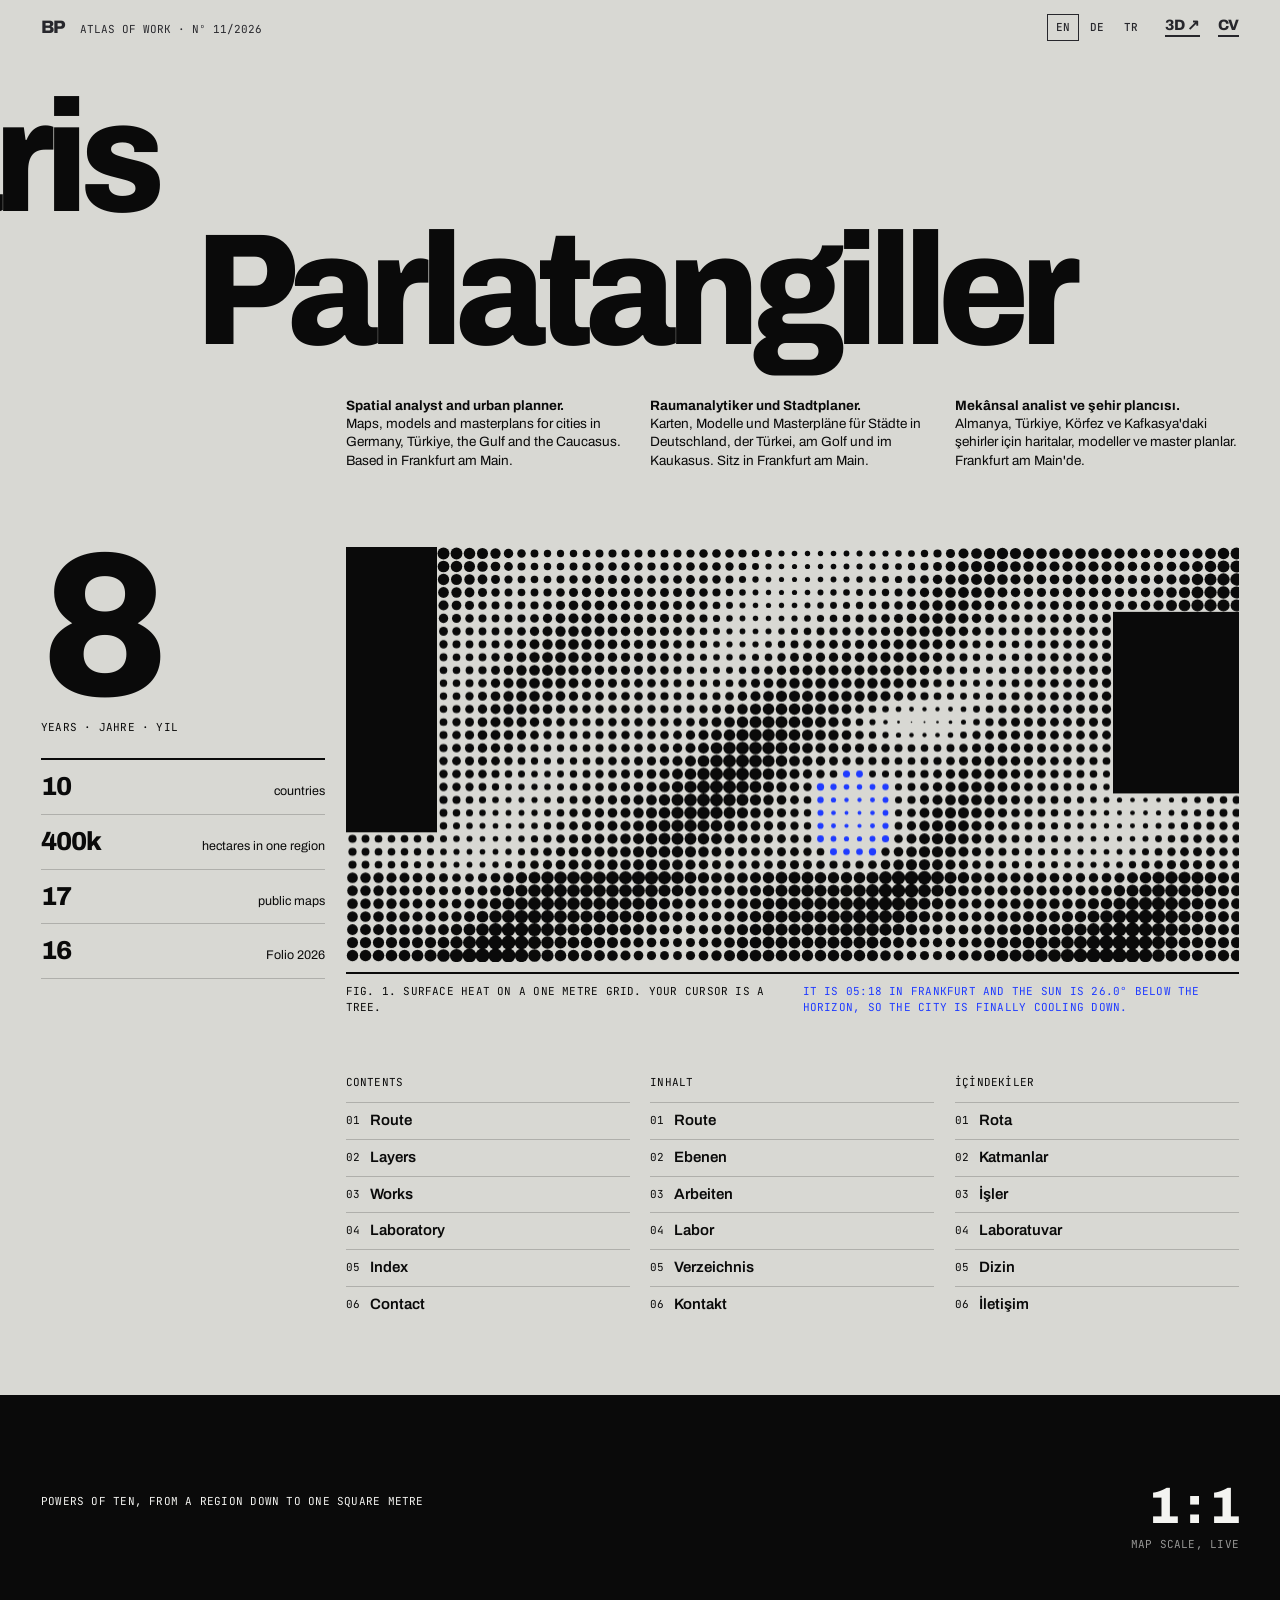
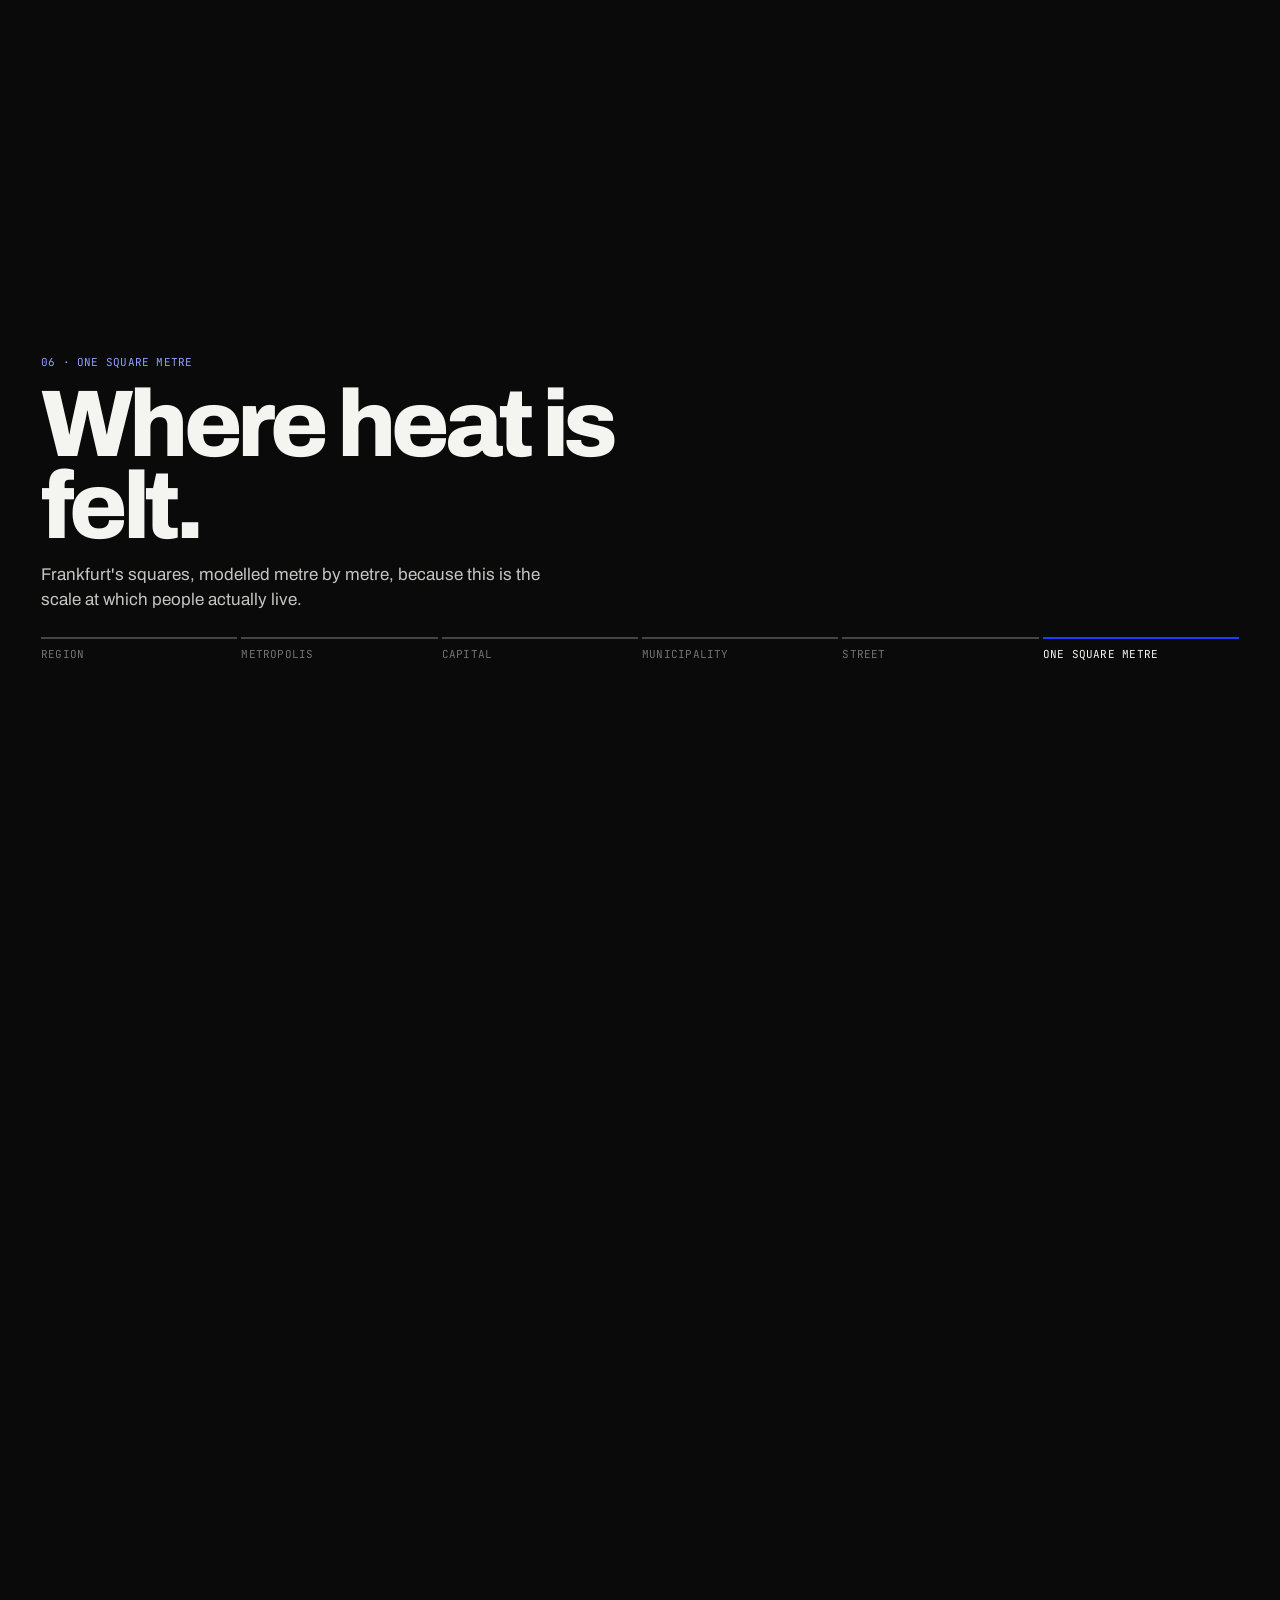
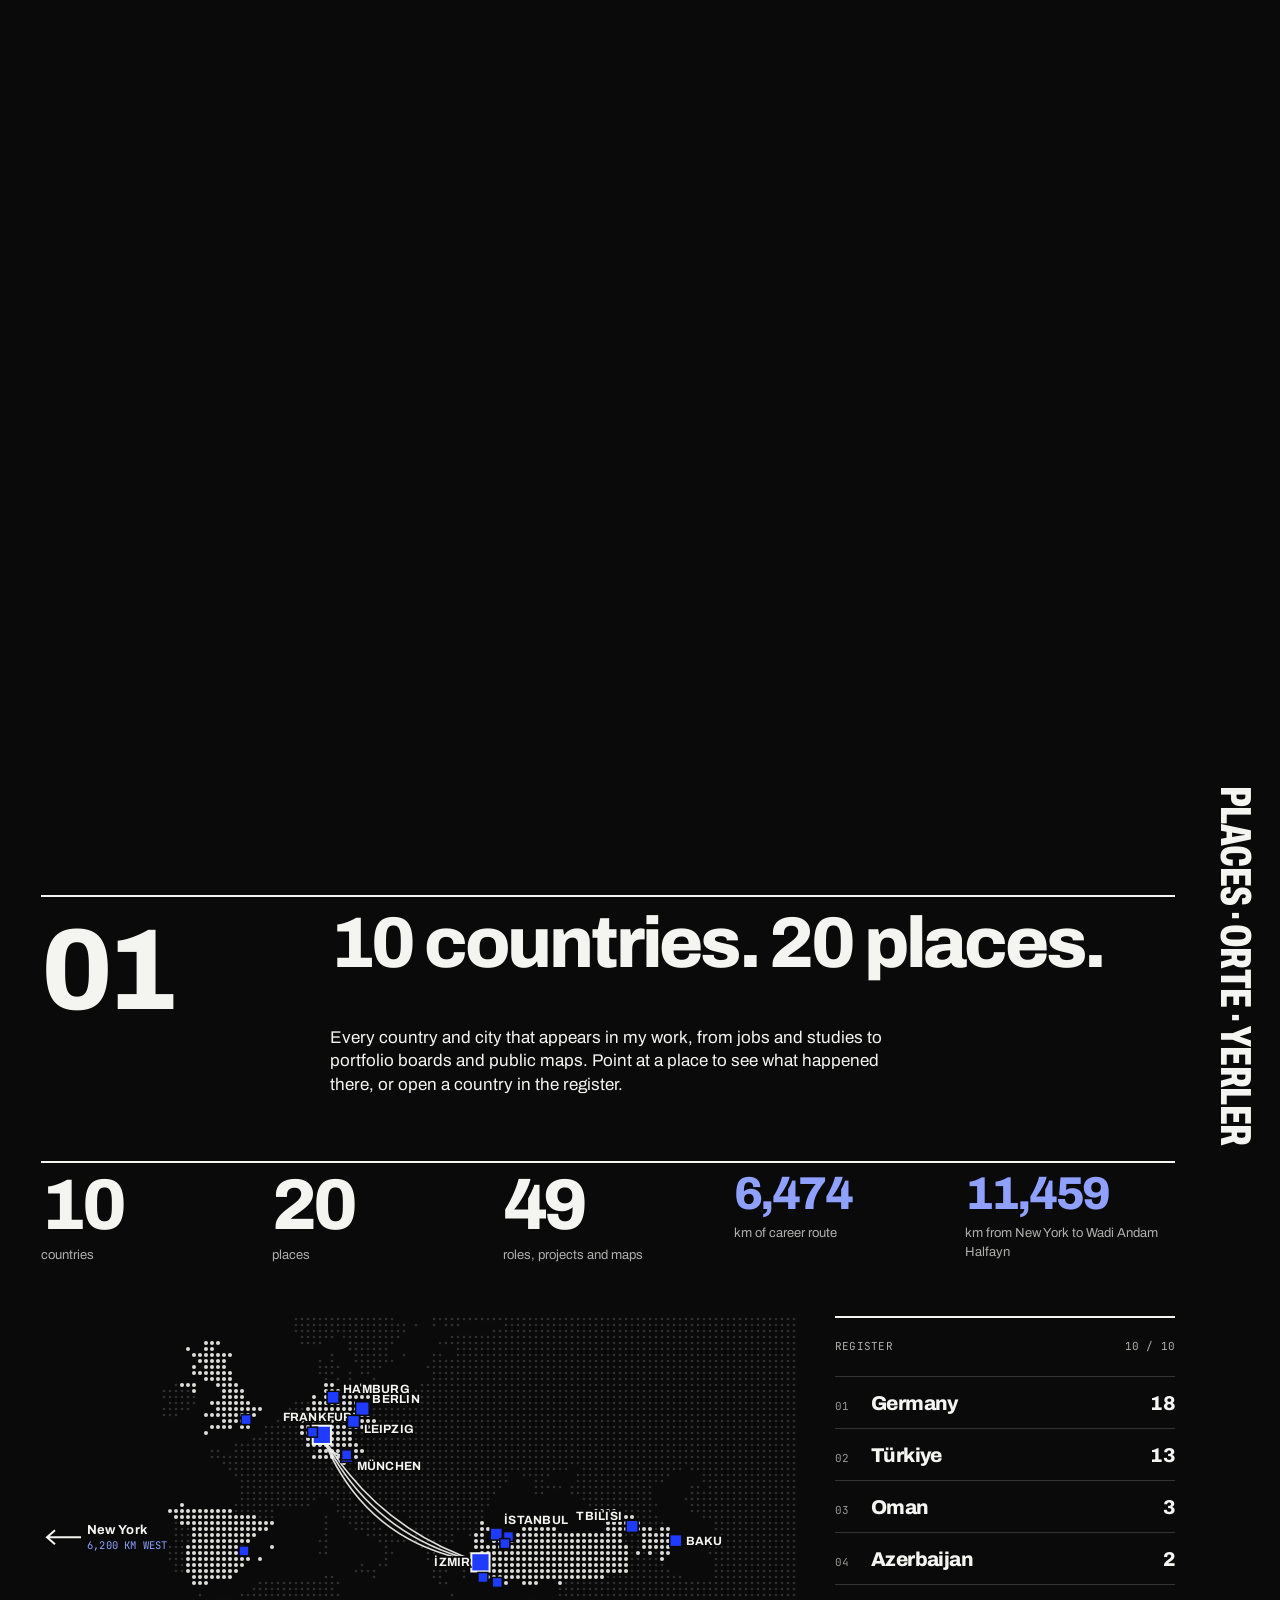
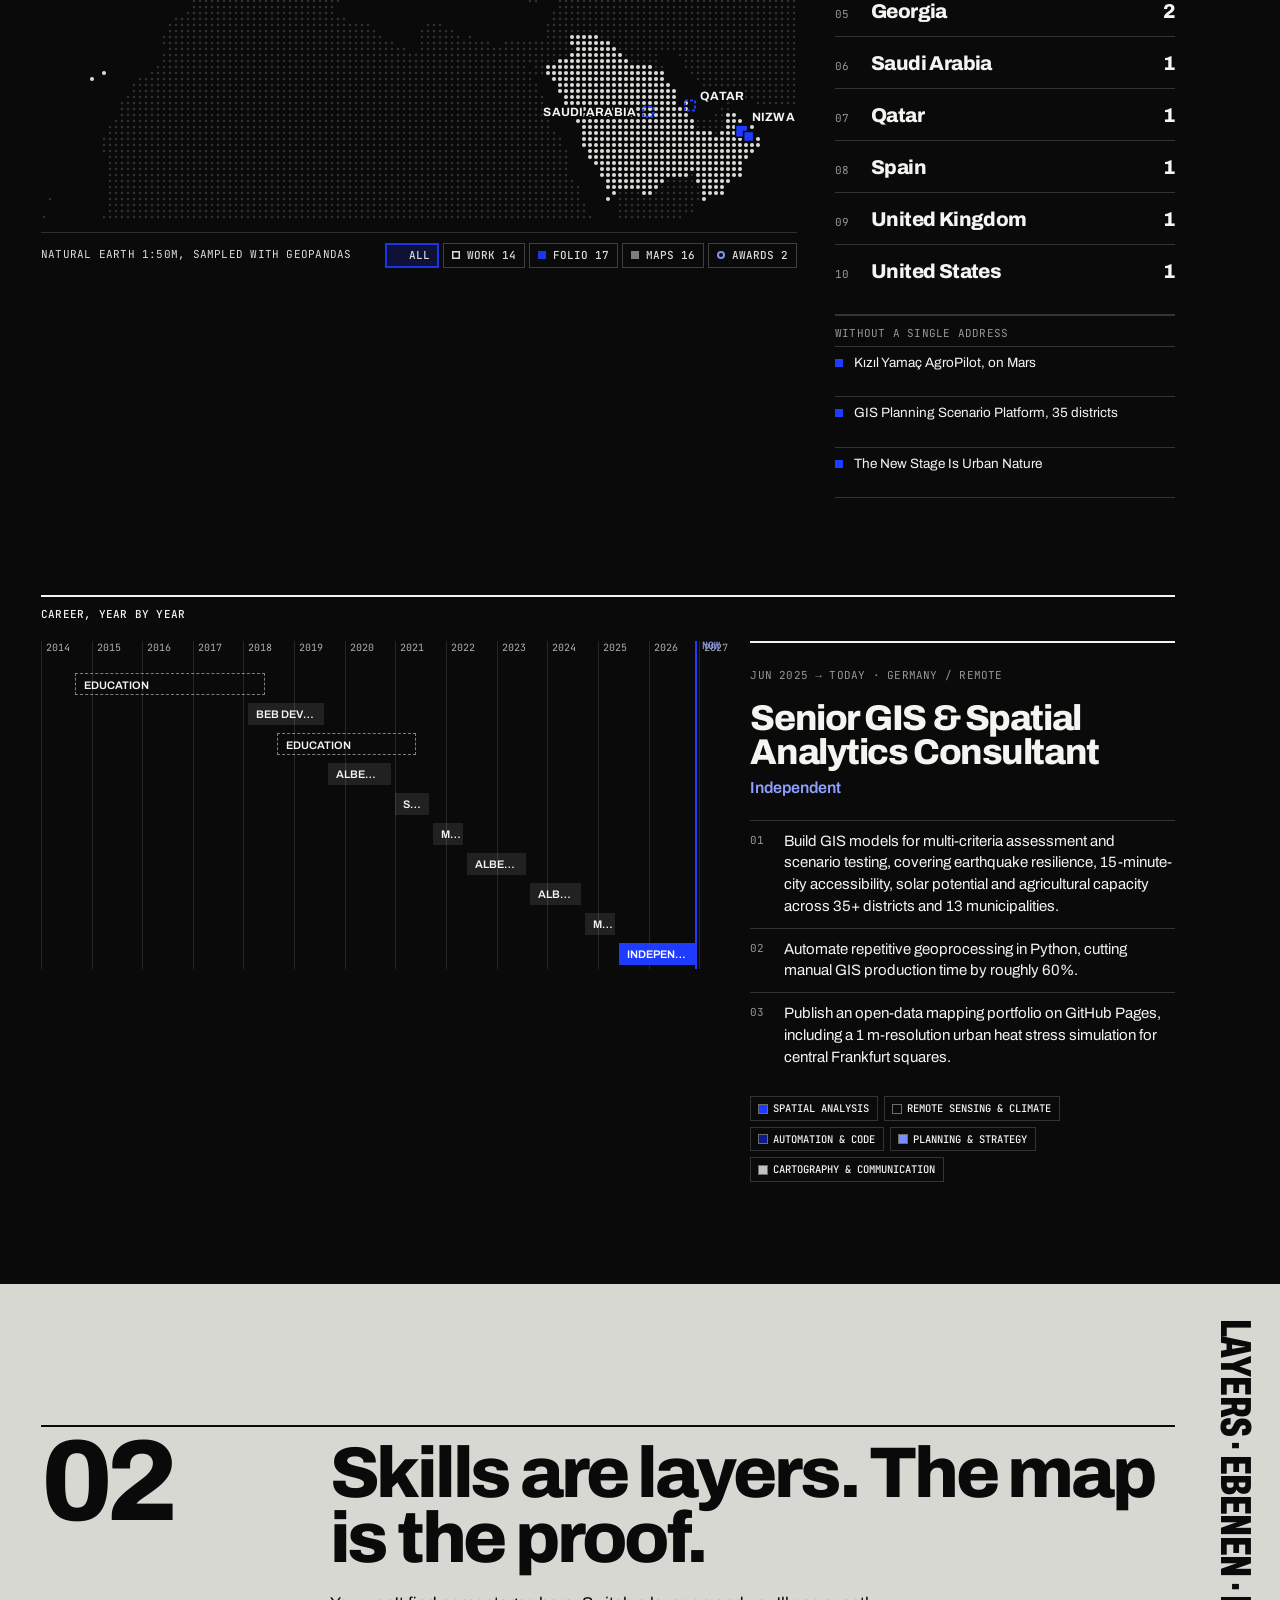
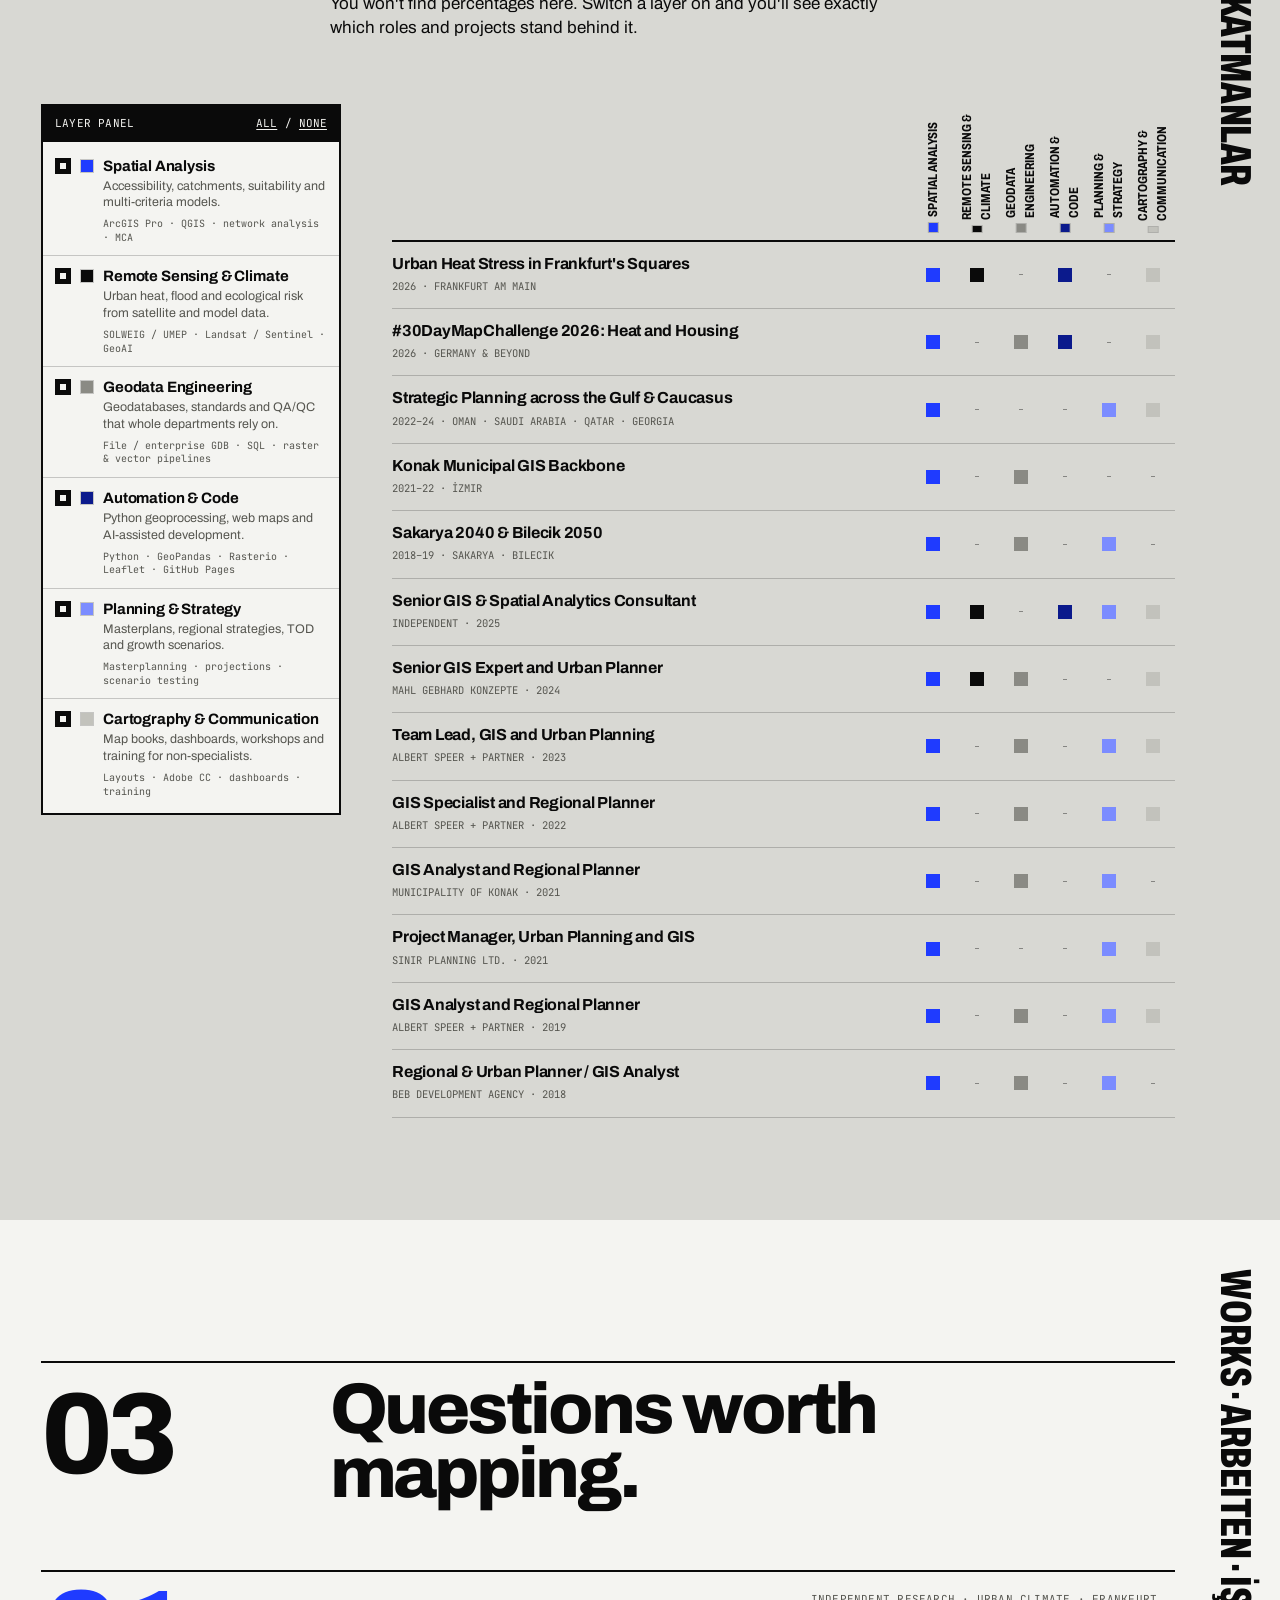
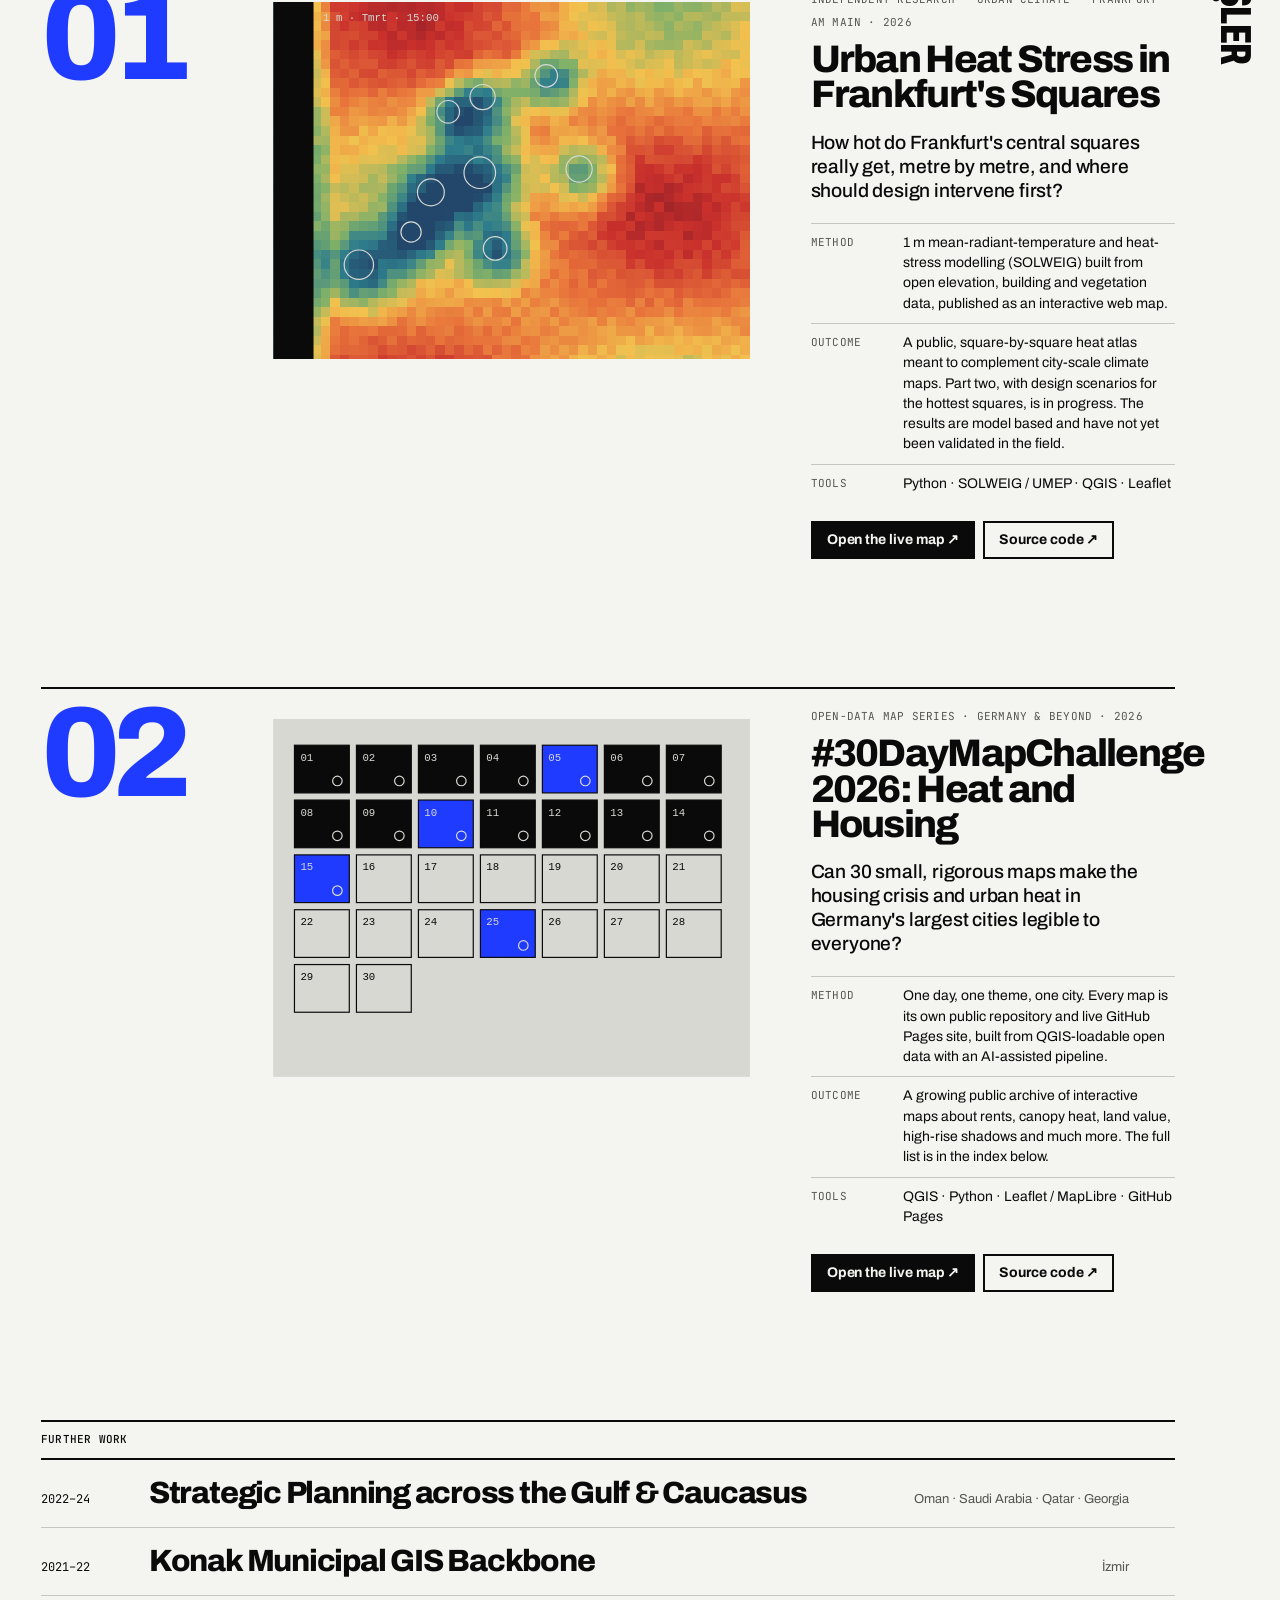
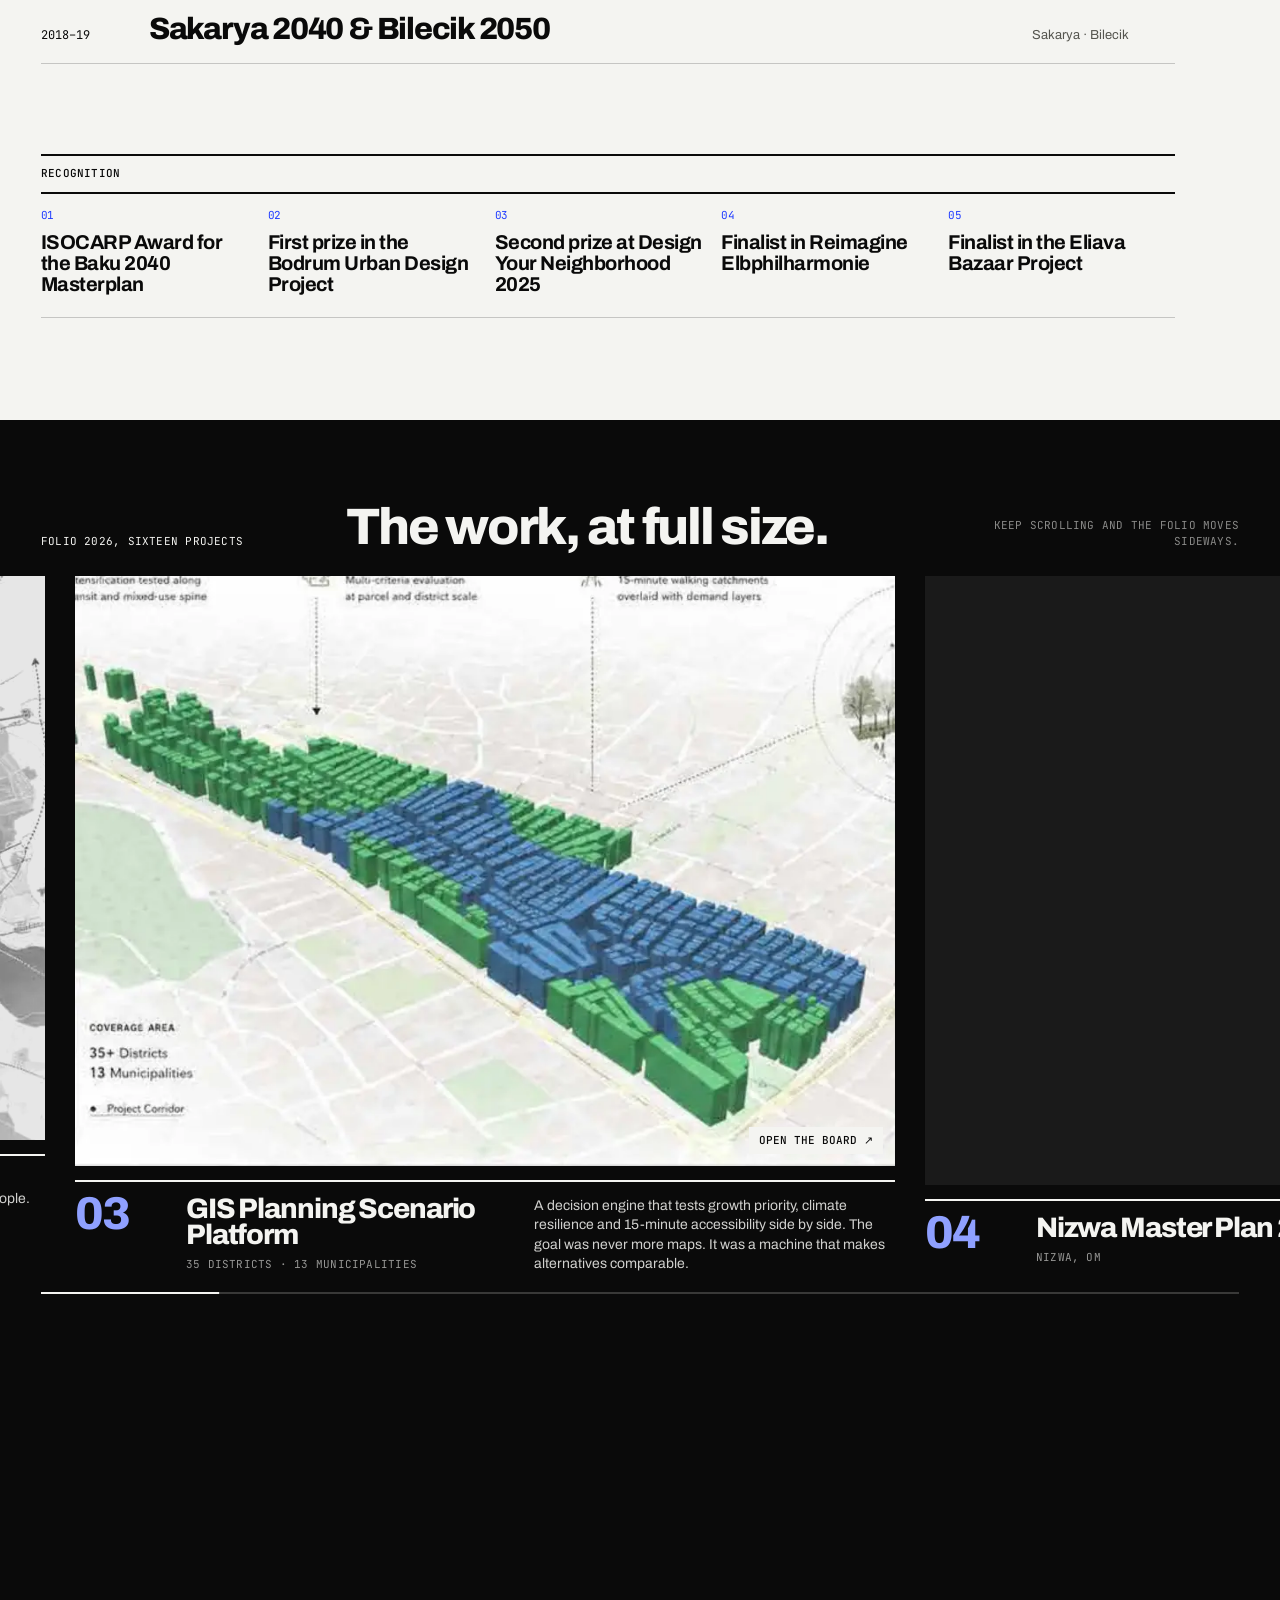
<file: index.html>
<!DOCTYPE html>
<html lang="en">
<head>
  <meta charset="utf-8">
  <meta name="viewport" content="width=device-width, initial-scale=1">
  <title>Baris Parlatangiller · Atlas of Work</title>
  <meta name="description" content="Spatial analyst and urban planner, Frankfurt am Main. Maps, models and masterplans. An interactive portfolio and CV in English, German and Turkish.">
  <meta property="og:title" content="Baris Parlatangiller · Atlas of Work">
  <meta property="og:description" content="Spatial analyst & urban planner · Raumanalytiker & Stadtplaner · Mekânsal analist & şehir plancısı">
  <meta property="og:type" content="website">
  <meta property="og:url" content="https://barisparlatangiller.github.io/Baris-Parlatangiller-CV-Portfolio/">
  <meta property="og:image" content="https://barisparlatangiller.github.io/Baris-Parlatangiller-CV-Portfolio/assets/og.png">
  <meta property="og:image:width" content="1200"><meta property="og:image:height" content="630">
  <meta name="twitter:card" content="summary_large_image">
  <link rel="canonical" href="https://barisparlatangiller.github.io/Baris-Parlatangiller-CV-Portfolio/">
  <meta name="theme-color" content="#D8D8D3">
  <link rel="icon" href="assets/favicon.svg" type="image/svg+xml">
  <link rel="preload" href="assets/fonts/archivo-latin-wdth-normal.woff2" as="font" type="font/woff2" crossorigin>
  <link rel="stylesheet" href="assets/css/fonts.css">
  <link rel="stylesheet" href="assets/css/style.css">
</head>
<body>
  <a class="skip" href="#route">Skip to content</a>
  <div class="progress" id="progress"></div>
  <div class="gridlines" aria-hidden="true"><i></i><i></i><i></i><i></i><i></i><i></i><i></i><i></i><i></i><i></i><i></i><i></i></div>

  <header class="bar">
    <a class="mark" href="#top"><b>BP</b><span>Atlas of Work · Nº 11/2026</span></a>
    <div class="bar-right">
      <div class="seg" role="group" aria-label="Language"><button data-lang="en">EN</button><button data-lang="de">DE</button><button data-lang="tr">TR</button></div>
      <a class="cvlink" href="v2/" data-keep-lang>3D ↗</a>
      <a class="cvlink" href="cv.html" data-keep-lang data-i18n="nav.cv">CV</a>
    </div>
  </header>

  <main>
    <!-- 00 — MASTHEAD (Neue Grafik: one cover, three languages) -->
    <section class="hero" id="top">
      <div class="g12">
        <h1 class="mast"><span>Baris</span><span>Parlatangiller</span></h1>

        <div class="tri">
          <p lang="en"><b>Spatial analyst and urban planner.</b> Maps, models and masterplans for cities in Germany, Türkiye, the Gulf and the Caucasus. Based in Frankfurt am Main.</p>
          <p lang="de"><b>Raumanalytiker und Stadtplaner.</b> Karten, Modelle und Masterpläne für Städte in Deutschland, der Türkei, am Golf und im Kaukasus. Sitz in Frankfurt am Main.</p>
          <p lang="tr"><b>Mekânsal analist ve şehir plancısı.</b> Almanya, Türkiye, Körfez ve Kafkasya'daki şehirler için haritalar, modeller ve master planlar. Frankfurt am Main'de.</p>
        </div>

        <aside class="numeral">
          <div class="n">8</div>
          <p class="mono">Years · Jahre · Yıl</p>
          <dl class="kv" id="stats"></dl>
        </aside>

        <figure class="fig1">
          <canvas id="field" aria-label="Interactive halftone heat map where the cursor casts shade"></canvas>
          <figcaption>
            <span class="mono fig-title" data-i18n="fig.title"></span>
            <span class="mono fig-sun" id="sunline"></span>
          </figcaption>
        </figure>

        <nav class="toc" aria-label="Contents">
          <div lang="en"><p class="mono">Contents</p><ol>
            <li><a href="#route">Route</a></li><li><a href="#layers">Layers</a></li><li><a href="#works">Works</a></li><li><a href="#lab">Laboratory</a></li><li><a href="#index">Index</a></li><li><a href="#contact">Contact</a></li></ol></div>
          <div lang="de"><p class="mono">Inhalt</p><ol>
            <li><a href="#route">Route</a></li><li><a href="#layers">Ebenen</a></li><li><a href="#works">Arbeiten</a></li><li><a href="#lab">Labor</a></li><li><a href="#index">Verzeichnis</a></li><li><a href="#contact">Kontakt</a></li></ol></div>
          <div lang="tr"><p class="mono">İçindekiler</p><ol>
            <li><a href="#route">Rota</a></li><li><a href="#layers">Katmanlar</a></li><li><a href="#works">İşler</a></li><li><a href="#lab">Laboratuvar</a></li><li><a href="#index">Dizin</a></li><li><a href="#contact">İletişim</a></li></ol></div>
        </nav>
      </div>
    </section>

    <!-- POWERS OF TEN — pinned zoom from 1:1 000 000 to 1:1 -->
    <section class="scale" id="scale" aria-label="From region to square metre">
      <div class="scale-pin">
        <canvas id="zoom" aria-hidden="true"></canvas>
        <div class="scale-hud">
          <p class="mono scale-kick" data-i18n="sc.kicker"></p>
          <div class="scale-ratio"><span id="ratio">1 : 1 000 000</span><small data-i18n="sc.scale"></small></div>
          <div class="scale-says" id="says"></div>
          <div class="scale-ticks" id="ticks"></div>
        </div>
      </div>
    </section>

    <!-- 01 — PLACES (black): built by tools/build_places.py -->
    <section class="sec ink" id="route">
      <span class="vlabel" aria-hidden="true">Places · Orte · Yerler</span>
      <header class="sh"><span class="sh-no">01</span><h2 id="plTitle"></h2><p class="sh-lede" data-i18n="pl.lede"></p></header>
      <dl class="pl-totals" id="plTotals"></dl>
      <div class="pl-grid">
        <figure class="pl-map" id="plMap">
          <canvas id="plDots" aria-hidden="true"></canvas>
          <svg id="plSvg" aria-label="Map of countries and places in the work"></svg>
          <div class="pl-tip" id="plTip" role="status"></div>
          <figcaption class="mono pl-cap"><span data-i18n="pl.source"></span><span id="plKinds" class="pl-kinds"></span></figcaption>
        </figure>
        <aside class="pl-reg">
          <p class="mono pl-reg-h"><span data-i18n="pl.register"></span><span id="plRegCount"></span></p>
          <ol id="plRegister"></ol>
          <div class="pl-else" id="plElse"></div>
        </aside>
      </div>
      <h3 class="pl-career mono" data-i18n="pl.career"></h3>
      <div class="it-grid">
        <div class="gantt" id="gantt" role="list"></div>
        <article class="it-detail" id="itDetail" aria-live="polite"></article>
      </div>
    </section>

    <!-- 02 — LAYERS (concrete) -->
    <section class="sec" id="layers">
      <span class="vlabel" aria-hidden="true">Layers · Ebenen · Katmanlar</span>
      <header class="sh"><span class="sh-no">02</span><h2 data-i18n="ly.title"></h2><p class="sh-lede" data-i18n="ly.lede"></p></header>
      <div class="ly-grid">
        <aside class="ly-panel">
          <div class="ly-panel-head mono"><span data-i18n="ly.panel"></span>
            <span><button class="link" id="lyAll" data-i18n="ly.all"></button> / <button class="link" id="lyNone" data-i18n="ly.none"></button></span></div>
          <ul id="layerList"></ul>
        </aside>
        <div class="ly-matrix" id="matrix"></div>
      </div>
    </section>

    <!-- 03 — WORKS (white) -->
    <section class="sec paper" id="works">
      <span class="vlabel" aria-hidden="true">Works · Arbeiten · İşler</span>
      <header class="sh"><span class="sh-no">03</span><h2 data-i18n="wk.title"></h2></header>
      <div id="featured"></div>
      <h3 class="sub mono" data-i18n="wk.more"></h3>
      <div class="more" id="moreWorks"></div>
      <h3 class="sub mono" data-i18n="wk.awards"></h3>
      <ol class="awards" id="awards"></ol>
    </section>

    <!-- FOLIO — pinned horizontal gallery of the 2026 portfolio -->
    <section class="folio" id="folio">
      <div class="folio-pin">
        <header class="folio-head"><span class="mono" data-i18n="fo.kicker"></span><h2 data-i18n="fo.title"></h2><span class="mono folio-hint" data-i18n="fo.hint"></span></header>
        <div class="folio-track" id="folioTrack"></div>
        <div class="folio-bar"><i id="folioBar"></i></div>
      </div>
    </section>

    <!-- 04 — LAB (black) -->
    <section class="sec ink" id="lab">
      <span class="vlabel" aria-hidden="true">Laboratory · Labor · Laboratuvar</span>
      <header class="sh"><span class="sh-no">04</span><h2 data-i18n="lab.title"></h2><p class="sh-lede" data-i18n="lab.lede"></p></header>
      <div class="lab-grid">
        <div class="lab-stage">
          <canvas id="plaza" aria-label="Interactive plaza heat model"></canvas>
          <div class="lab-legend mono"><span>26 °C</span><i></i><span>60 °C</span></div>
        </div>
        <aside class="lab-side">
          <div class="tools" role="radiogroup" id="tools">
            <button data-tool="tree" aria-checked="true" role="radio"><i style="background:#2F6B43"></i><span data-i18n="lab.tool.tree"></span></button>
            <button data-tool="water" role="radio"><i style="background:#3B7EA1"></i><span data-i18n="lab.tool.water"></span></button>
            <button data-tool="grass" role="radio"><i style="background:#8FB36A"></i><span data-i18n="lab.tool.grass"></span></button>
            <button data-tool="sail" role="radio"><i style="background:#E8E8E3"></i><span data-i18n="lab.tool.sail"></span></button>
            <button data-tool="paving" role="radio"><i style="background:#9A9A94"></i><span data-i18n="lab.tool.paving"></span></button>
          </div>
          <dl class="readout">
            <div><dt class="mono" data-i18n="lab.mean"></dt><dd id="rMean">–</dd></div>
            <div><dt class="mono" data-i18n="lab.max"></dt><dd id="rMax">–</dd></div>
            <div><dt class="mono" data-i18n="lab.shade"></dt><dd id="rShade">–</dd></div>
            <div><dt class="mono" data-i18n="lab.delta"></dt><dd id="rDelta">–</dd></div>
          </dl>
          <div class="lab-actions">
            <button class="btn btn-klein" id="labGreen" data-i18n="lab.green"></button>
            <button class="btn btn-ghost" id="labReset" data-i18n="lab.reset"></button>
          </div>
          <p class="lab-note"><span data-i18n="lab.note"></span> <a id="labLink" target="_blank" rel="noopener" data-i18n="lab.notelink"></a> ↗</p>
        </aside>
      </div>
    </section>

    <!-- 05 — INDEX (concrete) -->
    <section class="sec" id="index">
      <span class="vlabel" aria-hidden="true">Index · Verzeichnis · Dizin</span>
      <header class="sh"><span class="sh-no">05</span><h2 data-i18n="ix.title"></h2></header>
      <div class="ix-controls">
        <div class="chips" id="ixChips">
          <button data-kind="all" aria-pressed="true" data-i18n="ix.all"></button>
          <button data-kind="research" data-i18n="ix.research"></button>
          <button data-kind="30dmc" data-i18n="ix.30dmc"></button>
        </div>
        <input type="search" id="ixSearch" data-i18n-ph="ix.search" aria-label="Search">
        <span class="mono ix-count" id="ixCount"></span>
      </div>
      <div class="ix-wrap">
        <table class="ix">
          <thead><tr><th class="mono" data-i18n="ix.no"></th><th class="mono" data-i18n="ix.project"></th><th class="mono" data-i18n="ix.city"></th><th class="mono hide-s" data-i18n="ix.theme"></th><th class="mono" data-i18n="ix.links"></th></tr></thead>
          <tbody id="ixBody"></tbody>
        </table>
      </div>
    </section>

    <!-- 06 — CONTACT (Klein blue) -->
    <section class="sec klein" id="contact">
      <span class="vlabel" aria-hidden="true">Contact · Kontakt · İletişim</span>
      <header class="sh"><span class="sh-no">06</span></header>
      <h2 class="big" data-i18n="ct.title"></h2>
      <p class="sh-lede" data-i18n="ct.lede"></p>
      <ul class="ct-links" id="ctLinks"></ul>
    </section>
  </main>

  <dialog class="viewer" id="viewer" aria-label="Project board">
    <div class="vw-stage" id="vwStage"><img id="vwImg" alt="" draggable="false"><p class="vw-cap" id="vwCap" aria-live="polite"></p></div>
    <aside class="vw-side">
      <p class="mono" id="vwMeta"></p>
      <h3 id="vwTitle"></h3>
      <p id="vwText"></p>
      <div class="vw-tour">
        <p class="mono" data-i18n="vw.tour"></p>
        <ol id="vwStops"></ol>
        <button class="btn btn-paper" id="vwStep"></button>
      </div>
      <div class="vw-ctl">
        <button class="btn btn-klein" id="vwPrev" aria-label="Previous">←</button>
        <button class="btn btn-klein" id="vwNext" aria-label="Next">→</button>
        <button class="btn btn-ghost" id="vwFit" data-i18n="vw.fit"></button>
        <button class="btn btn-ghost" id="vwClose" data-i18n="vw.close"></button>
      </div>
      <p class="mono vw-hint" data-i18n="vw.hint"></p>
      <div class="vw-scale mono"><i></i><span id="vwZoom">100%</span></div>
    </aside>
  </dialog>

  <footer class="foot mono">
    <span data-i18n="ft.built"></span>
    <span data-i18n="ft.grid"></span>
    <span data-i18n="ft.code"></span>
    <span>50.1109° N · 8.6821° E</span>
  </footer>

  <script src="data/ui.js"></script>
  <script src="data/content.js"></script>
  <script src="data/tours.js"></script>
  <script src="data/places.js"></script>
  <script src="assets/js/i18n.js"></script>
  <script src="assets/js/sun.js"></script>
  <script src="assets/js/field.js"></script>
  <script src="assets/js/plates.js"></script>
  <script src="assets/js/lab.js"></script>
  <script src="assets/js/viewer.js"></script>
  <script src="assets/js/places.js"></script>
  <script src="assets/js/scroll.js"></script>
  <script src="assets/js/main.js"></script>
</body>
</html>
</file>
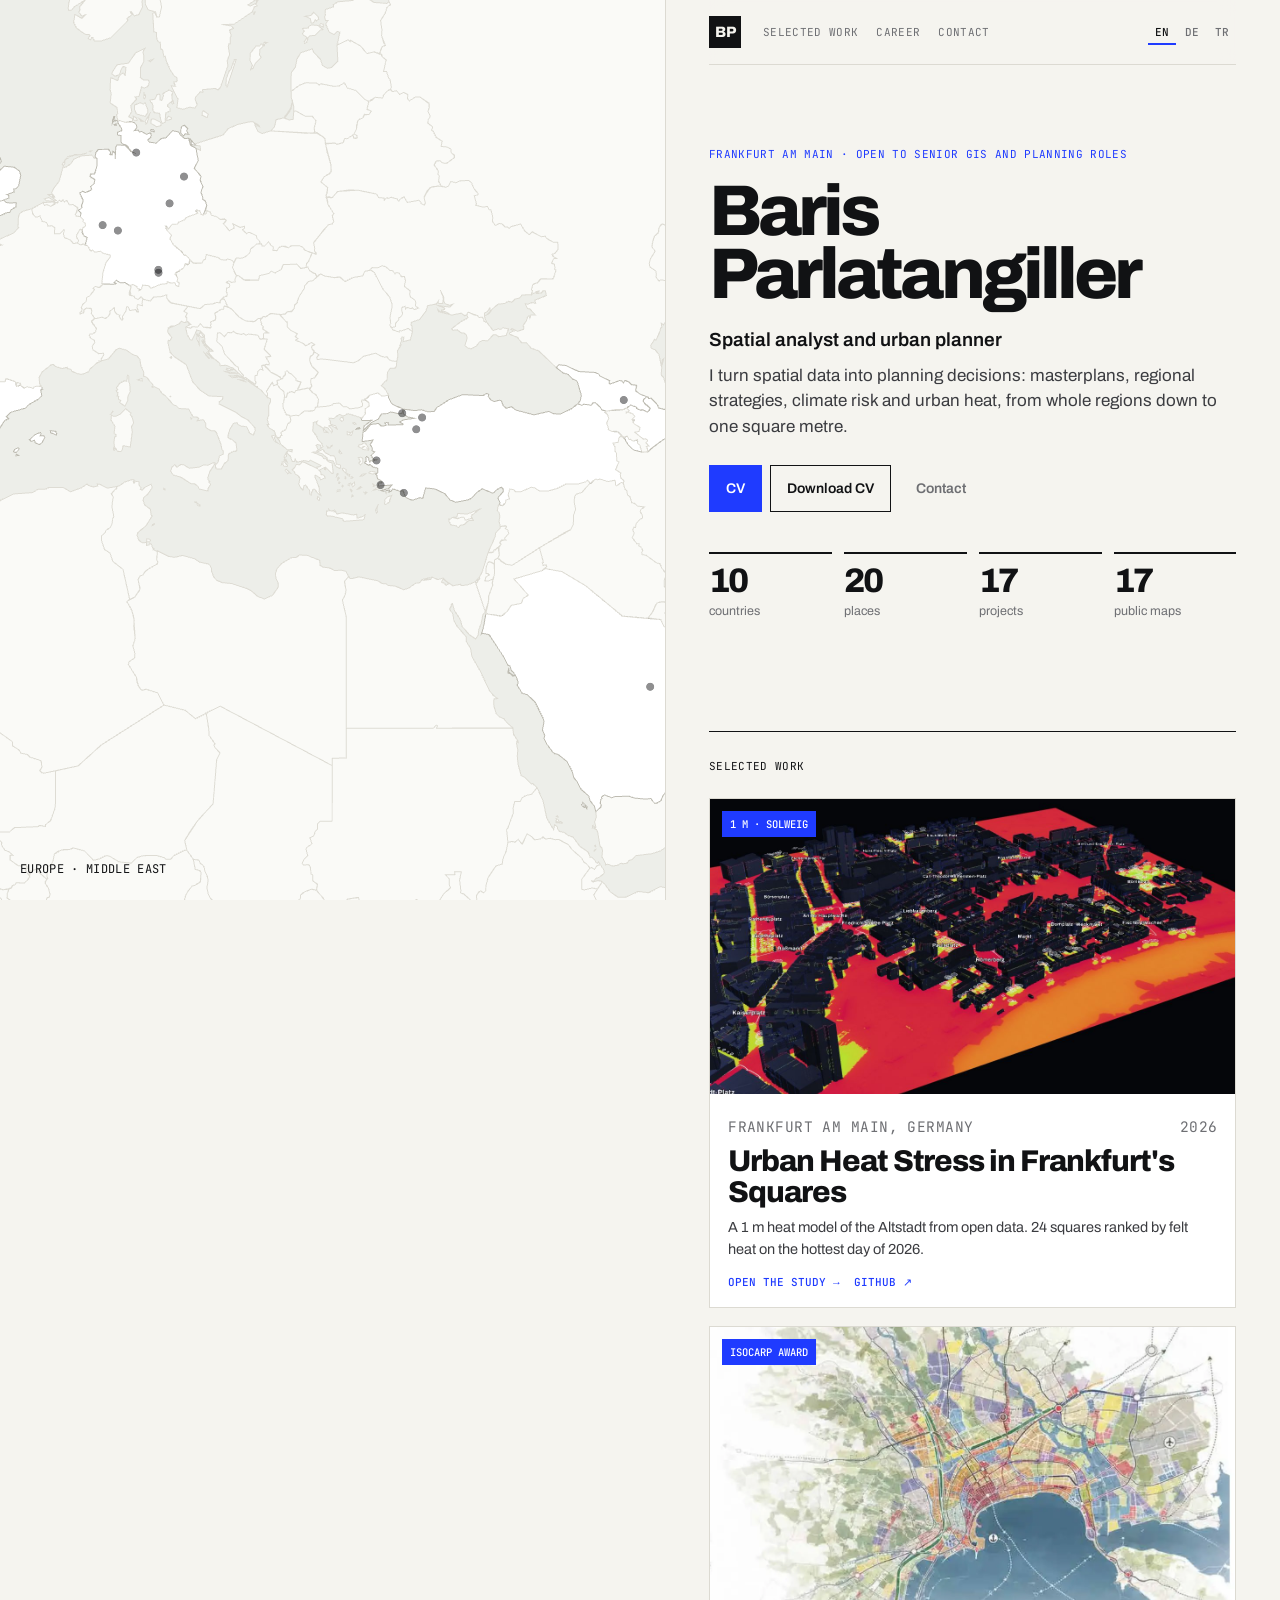
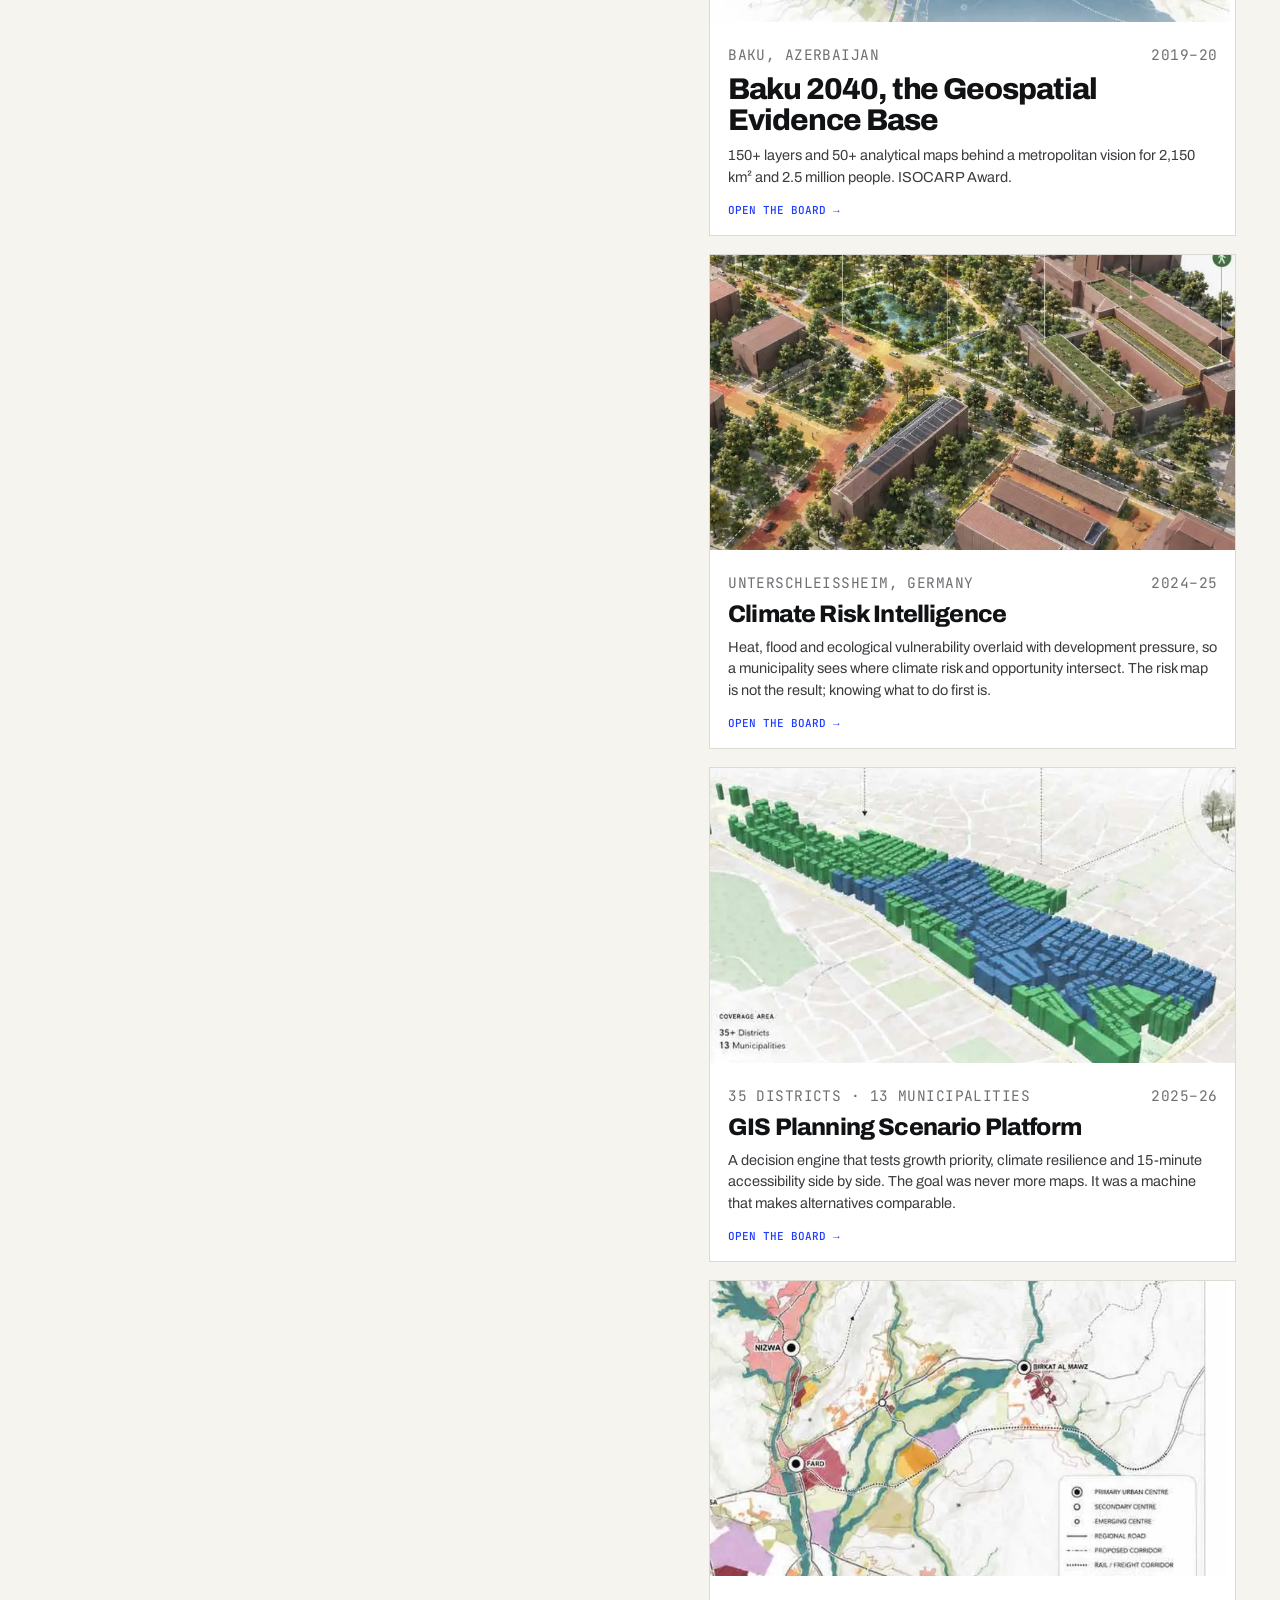
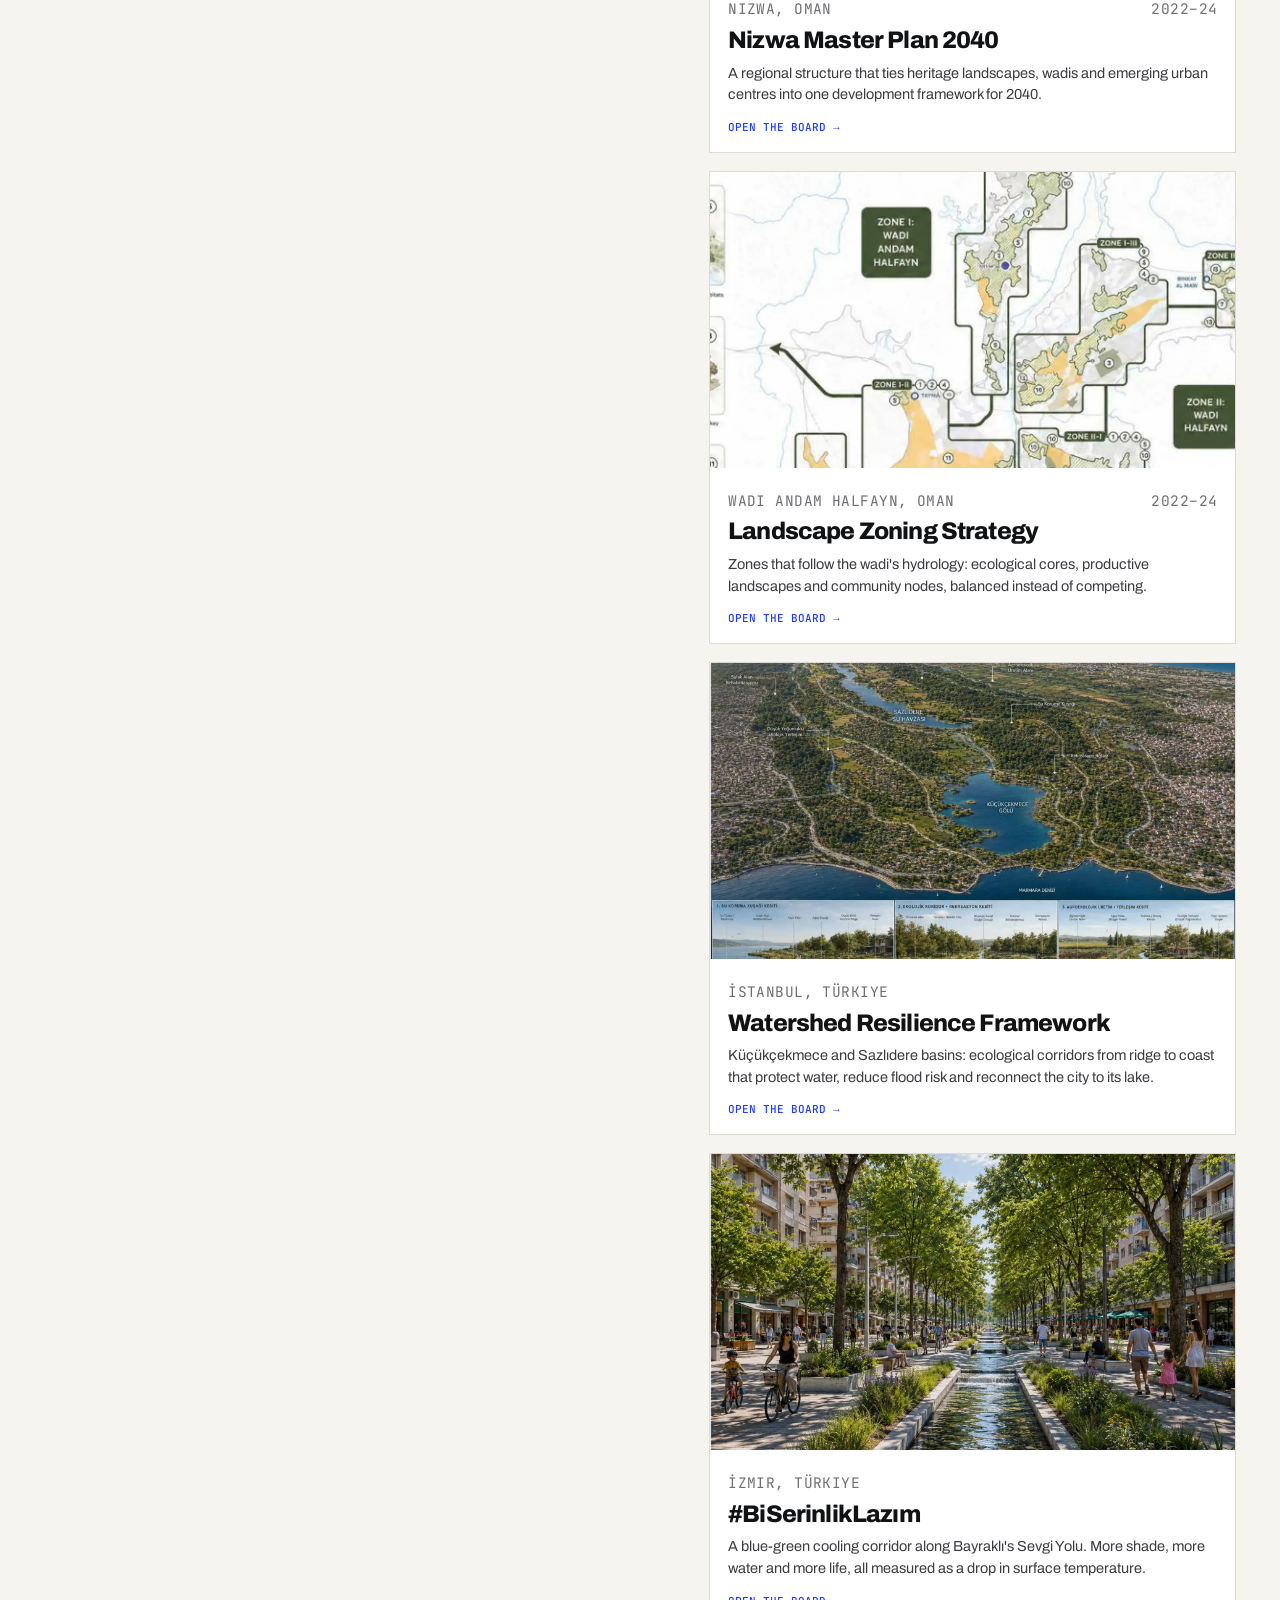
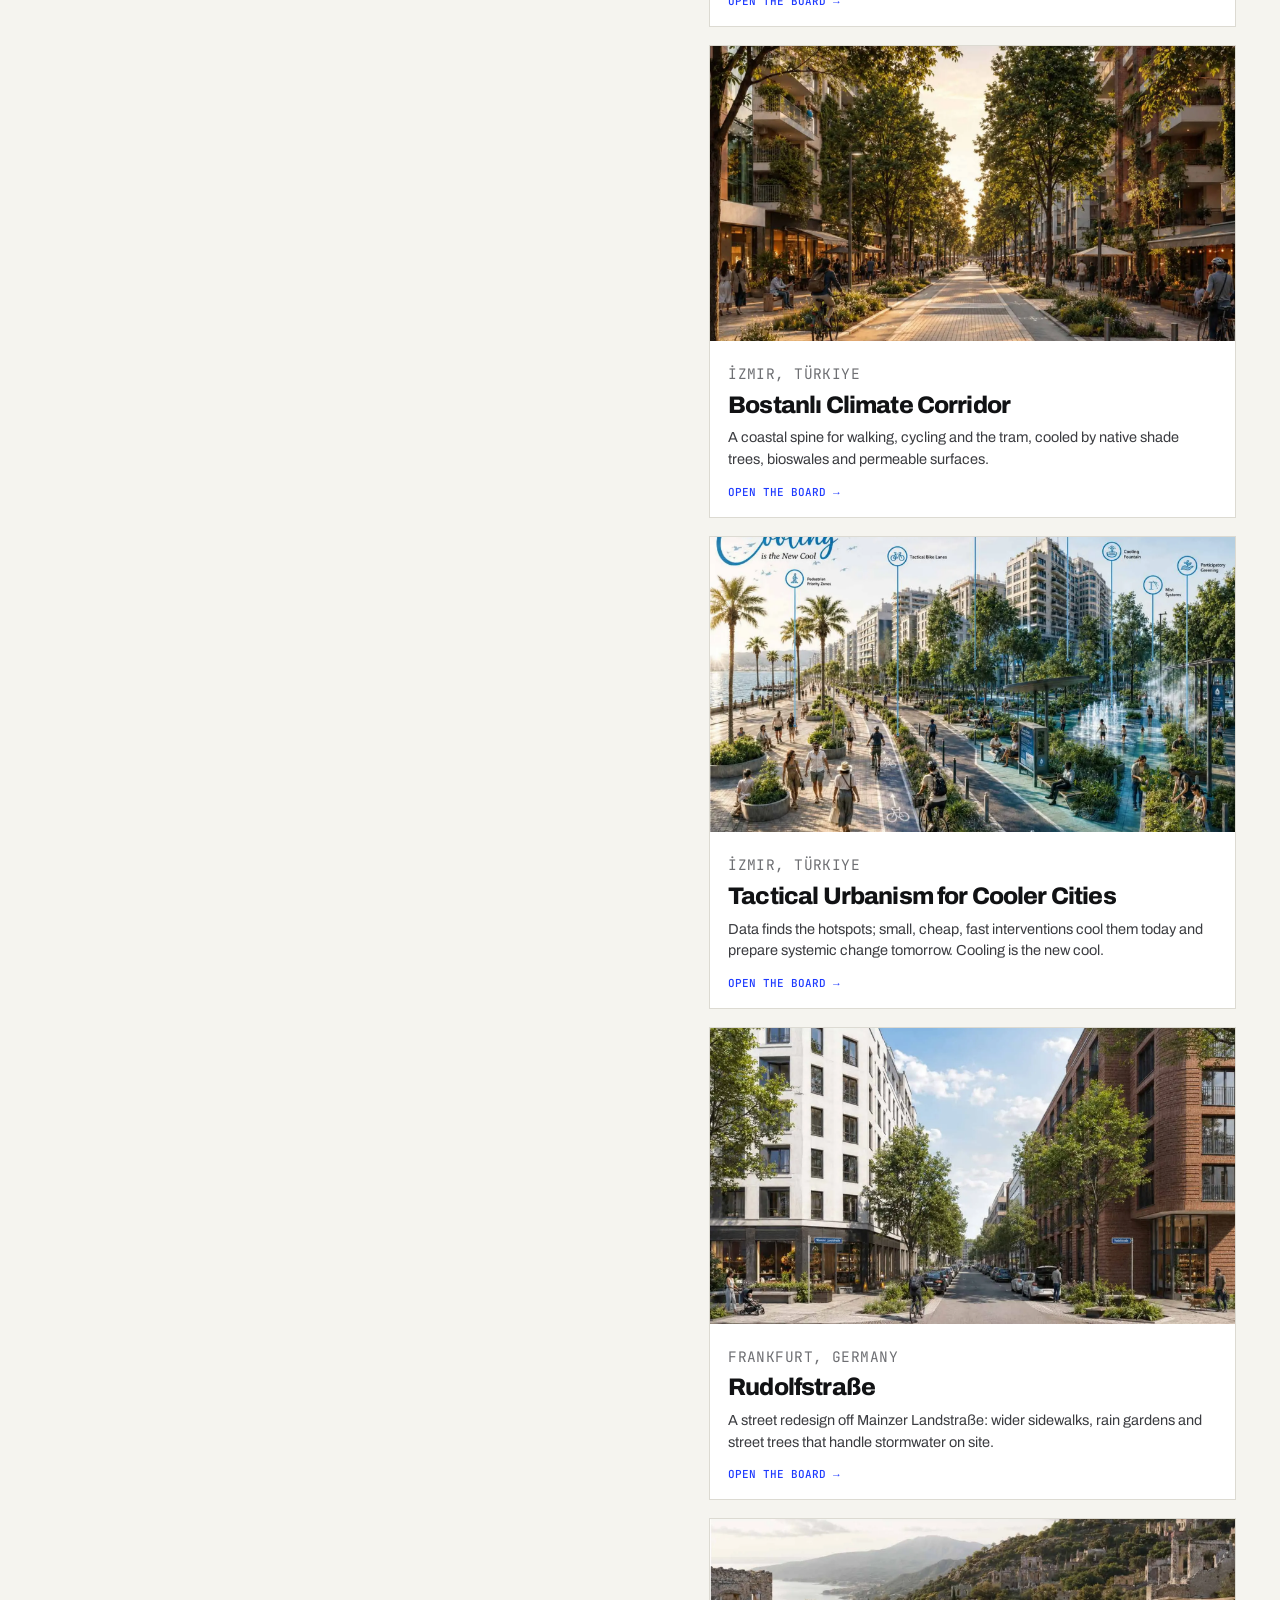
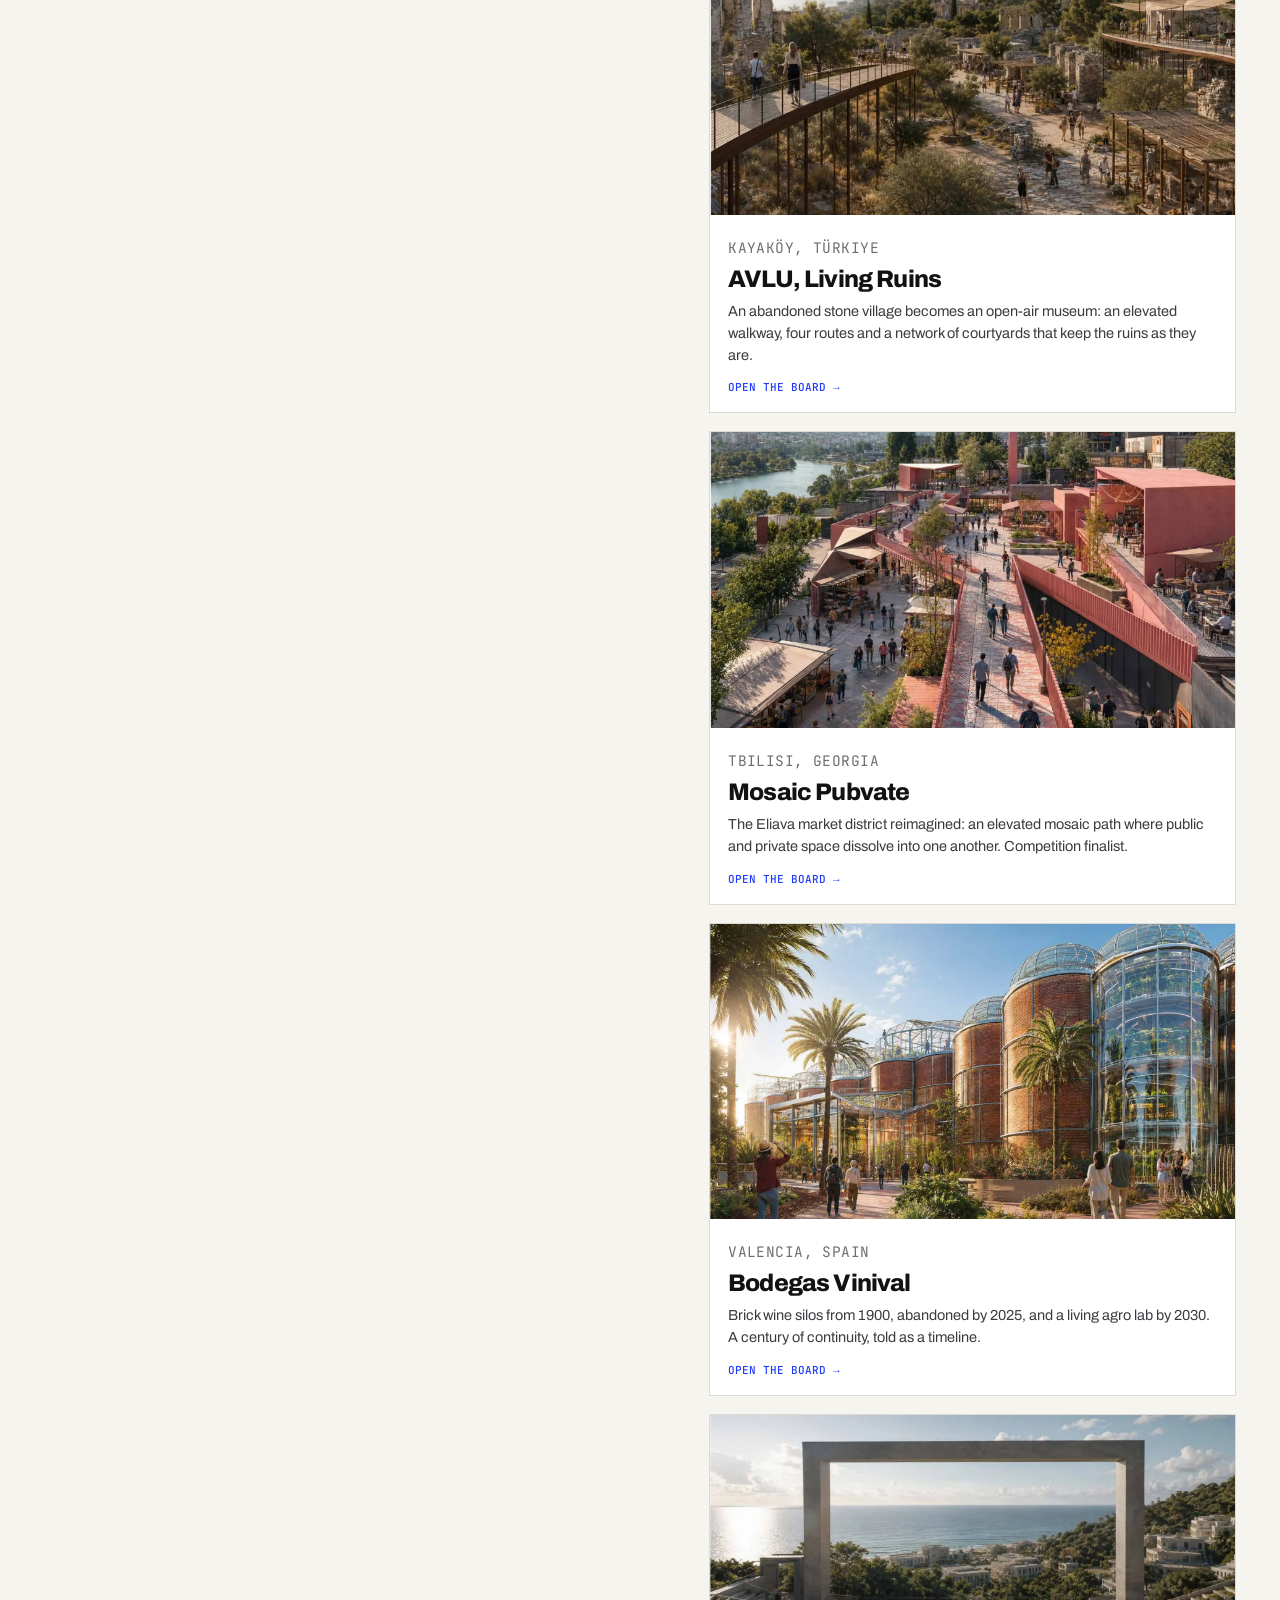
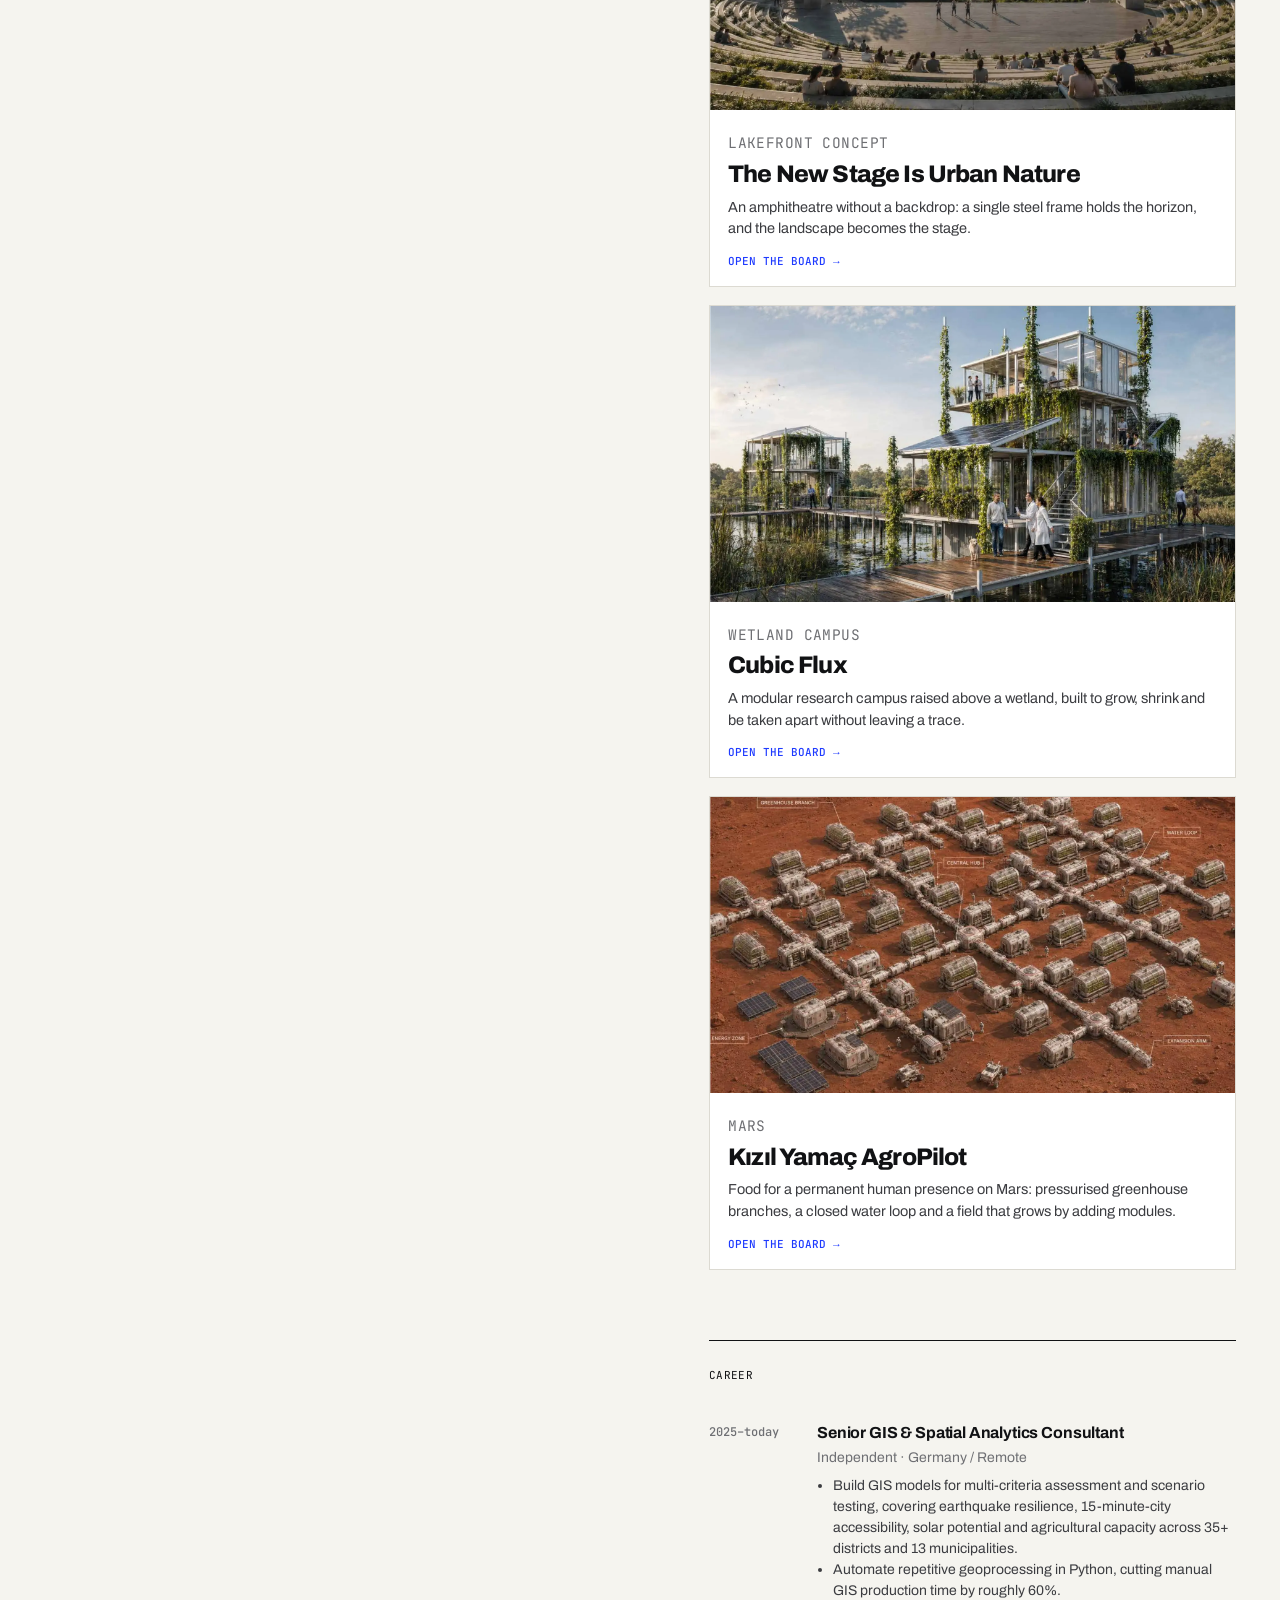
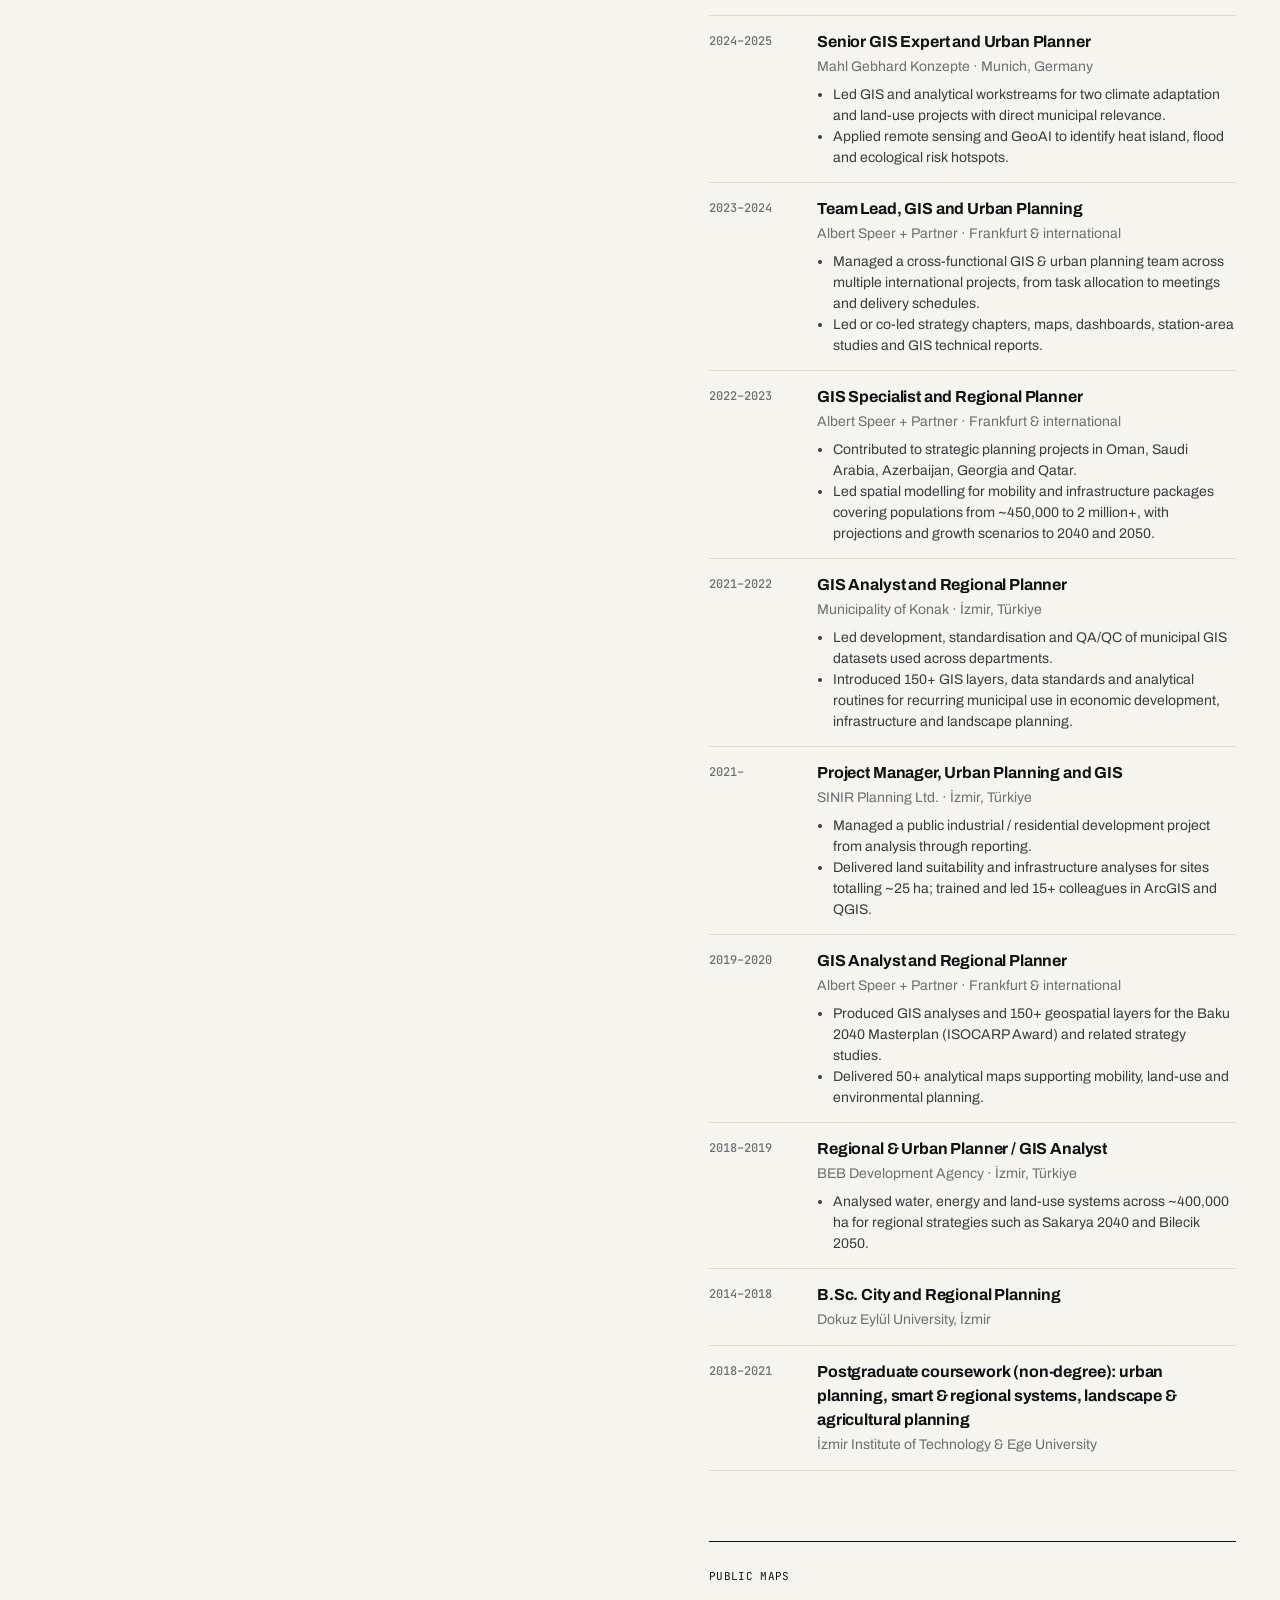
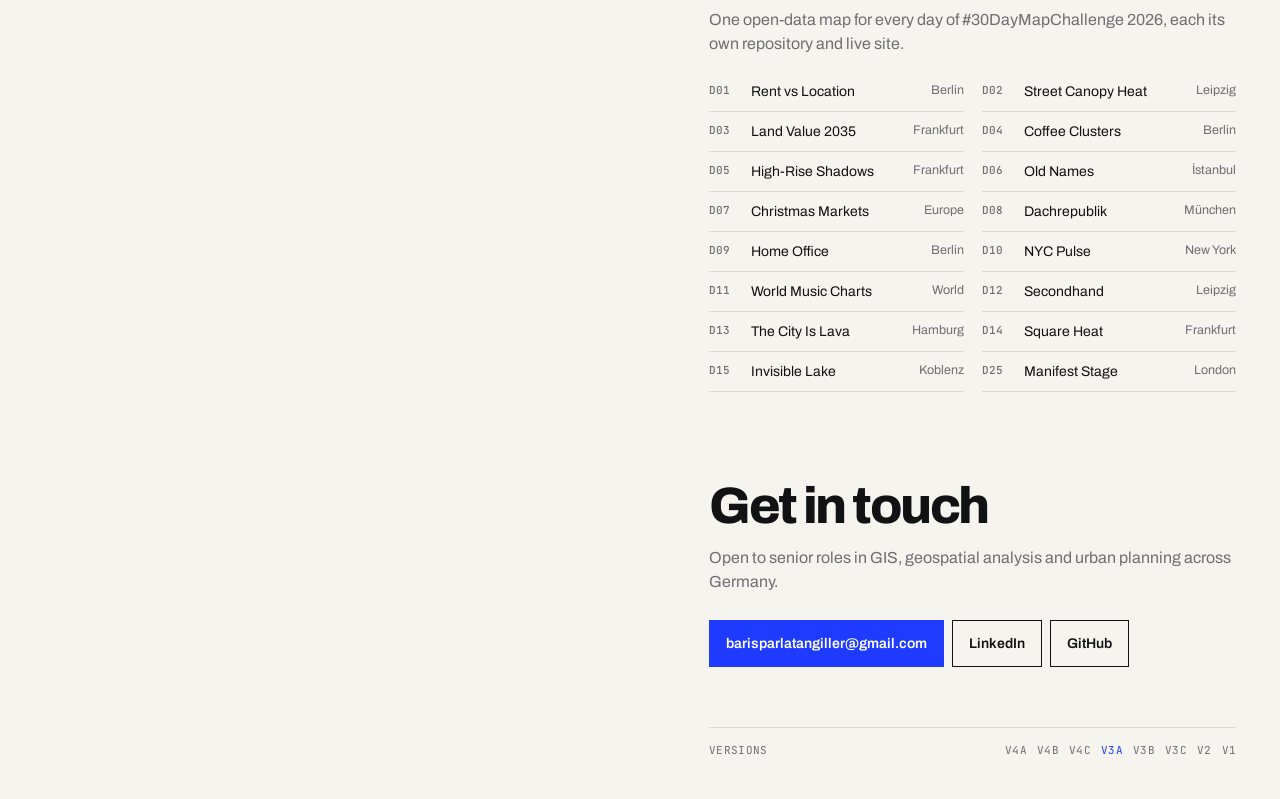
<file: v3a/index.html>
<!DOCTYPE html>
<html lang="en">
<head>
  <meta charset="utf-8">
  <meta name="viewport" content="width=device-width, initial-scale=1, viewport-fit=cover">
  <meta name="description" content="Baris Parlatangiller, spatial analyst and urban planner in Frankfurt am Main. Portfolio and CV in English, German and Turkish.">
  <meta property="og:image" content="https://barisparlatangiller.github.io/Baris-Parlatangiller-CV-Portfolio/v2/og.jpg">
  <link rel="icon" href="../assets/favicon.svg" type="image/svg+xml">
  <link rel="preload" href="../assets/fonts/archivo-latin-wdth-normal.woff2" as="font" type="font/woff2" crossorigin>
  <link rel="stylesheet" href="../assets/css/fonts.css">
  <link rel="stylesheet" href="../v3/viewer.css">
  <title>Baris Parlatangiller · Portfolio</title>
  <link rel="stylesheet" href="style.css">
</head>
<body>
  <div class="mapcol" aria-hidden="false"><div id="map"></div>
    <div class="maplabel mono"><span id="mapWhere">Europe · Middle East</span><span id="mapCoord"></span></div>
  </div>
  <main class="col">
    <header class="top">
      <a class="mark" href="./">BP</a>
      <nav class="mono"><a href="#work" data-i18n="v3.work"></a><a href="#career" data-i18n="v3.career"></a><a href="#contact" data-i18n="v2.contact"></a></nav>
      <div class="seg" role="group" aria-label="Language"><button data-lang="en">EN</button><button data-lang="de">DE</button><button data-lang="tr">TR</button></div>
    </header>

    <section class="hero" data-focus="all">
      <p class="mono kick" data-i18n="v2.kicker"></p>
      <h1>Baris<br>Parlatangiller</h1>
      <p class="role" data-i18n="v2.role"></p>
      <p class="lede" data-i18n="v2.lede"></p>
      <div class="ctas"><a class="btn btn-solid" href="../cv.html" data-keep-lang data-i18n="v2.cv"></a><a class="btn" id="pdf" download data-i18n="v2.pdf"></a><a class="btn btn-quiet" href="mailto:barisparlatangiller@gmail.com" data-i18n="v2.contact"></a></div>
      <dl class="stats" id="stats"></dl>
    </section>

    <section id="work">
      <h2 class="sh"><span class="mono" data-i18n="v3.work"></span></h2>
      <div id="projects"></div>
    </section>

    <section id="career">
      <h2 class="sh"><span class="mono" data-i18n="v3.career"></span></h2>
      <ol class="career" id="careerList"></ol>
    </section>

    <section id="maps" data-focus="maps">
      <h2 class="sh"><span class="mono" data-i18n="v3.maps"></span></h2>
      <p class="muted" data-i18n="v3.maps.p"></p>
      <ul class="maplist" id="mapList"></ul>
    </section>

    <section id="contact" data-focus="all">
      <h2 class="big" data-i18n="v3.contact"></h2>
      <p class="muted" data-i18n="v3.contact.p"></p>
      <div class="ctas"><a class="btn btn-solid" href="mailto:barisparlatangiller@gmail.com">barisparlatangiller@gmail.com</a><a class="btn" href="https://www.linkedin.com/in/baris-parlatangiller-015867129/" target="_blank" rel="noopener">LinkedIn</a><a class="btn" href="https://github.com/barisparlatangiller" target="_blank" rel="noopener">GitHub</a></div>
      <footer class="foot mono"><span data-i18n="v3.versions"></span><span class="switch" id="switch"></span></footer>
    </section>
  </main>
  <script src="../v3/shell.js"></script>
  <script src="../data/ui.js"></script>
  <script src="../v2/js/strings.js"></script>
  <script src="../v3/strings.js"></script>
  <script src="../data/content.js"></script>
  <script src="../data/tours.js"></script>
  <script src="../data/places.js"></script>
  <script src="../assets/js/i18n.js"></script>
  <script src="../assets/js/viewer.js"></script>
  <script src="../v3/common.js"></script>
  <script src="../v2/js/vendor/deck.min.js"></script>
  <script src="app.js"></script>
</body>
</html>
</file>
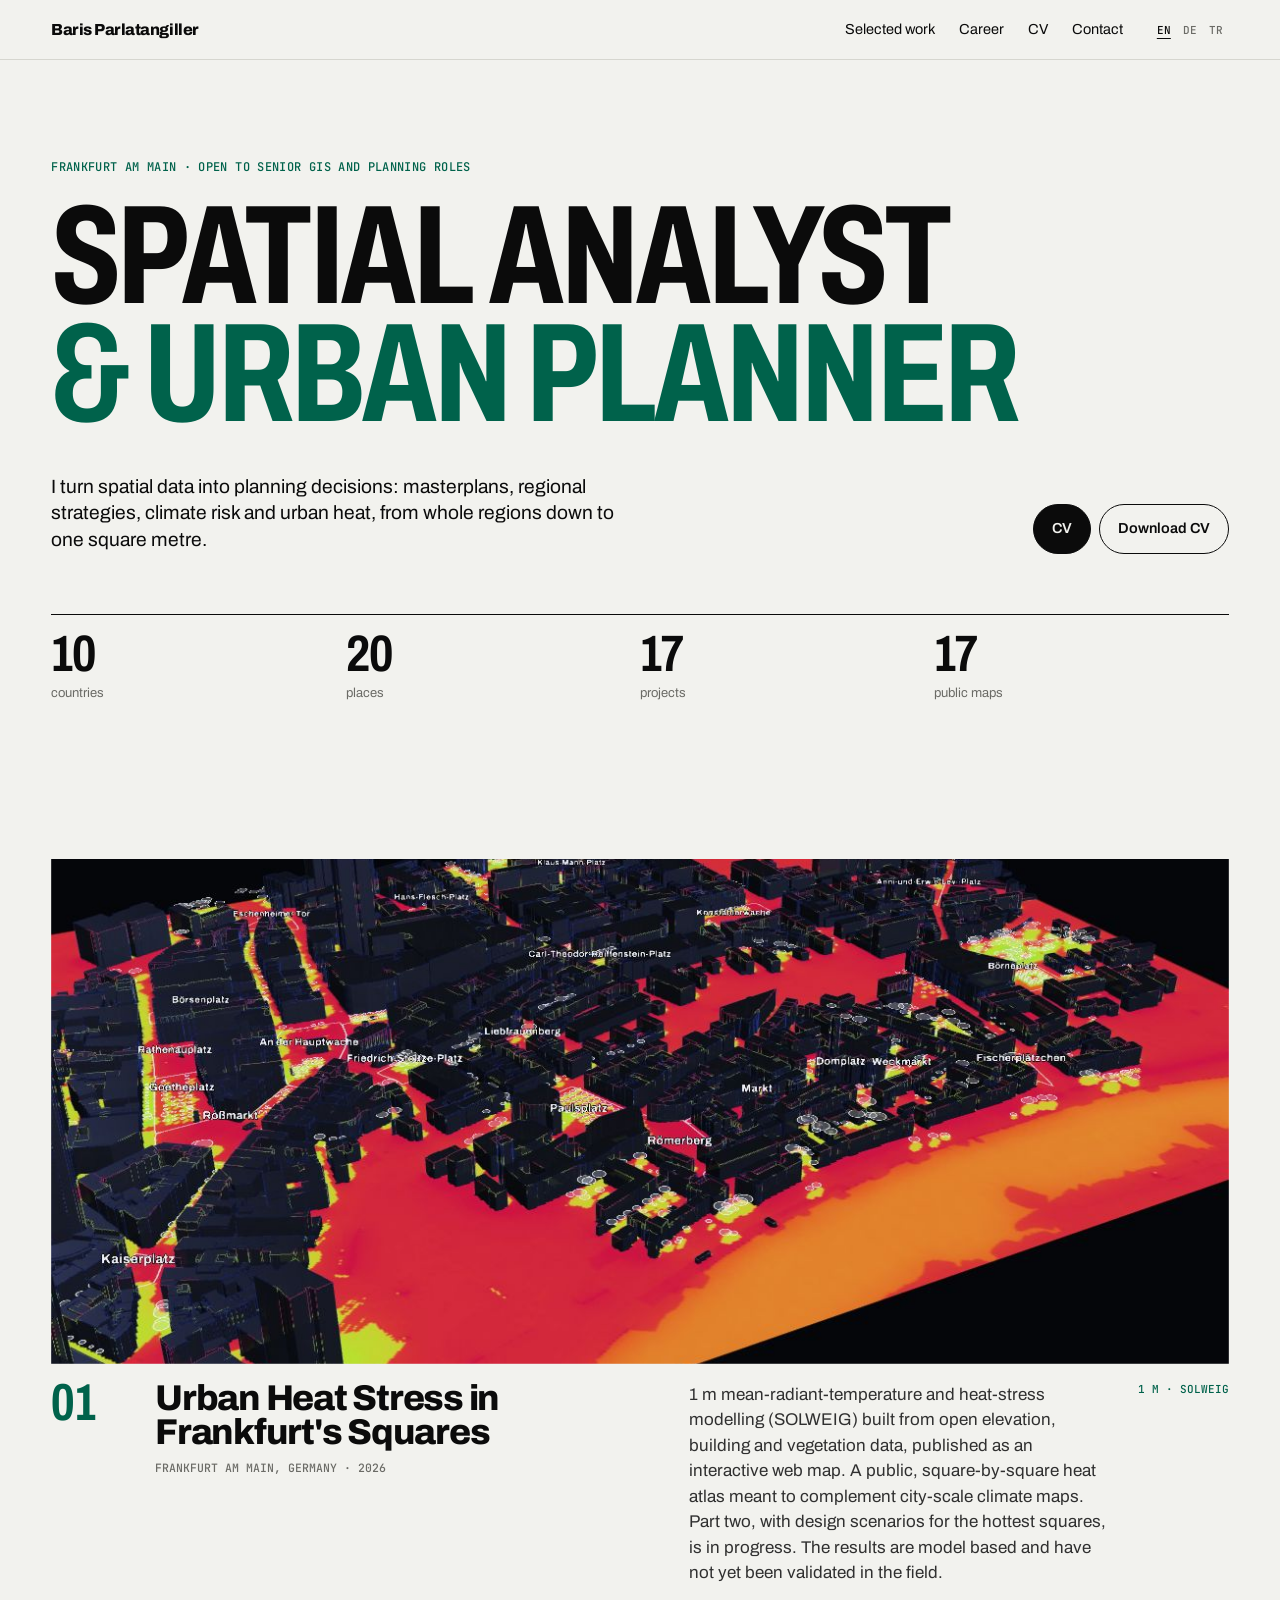
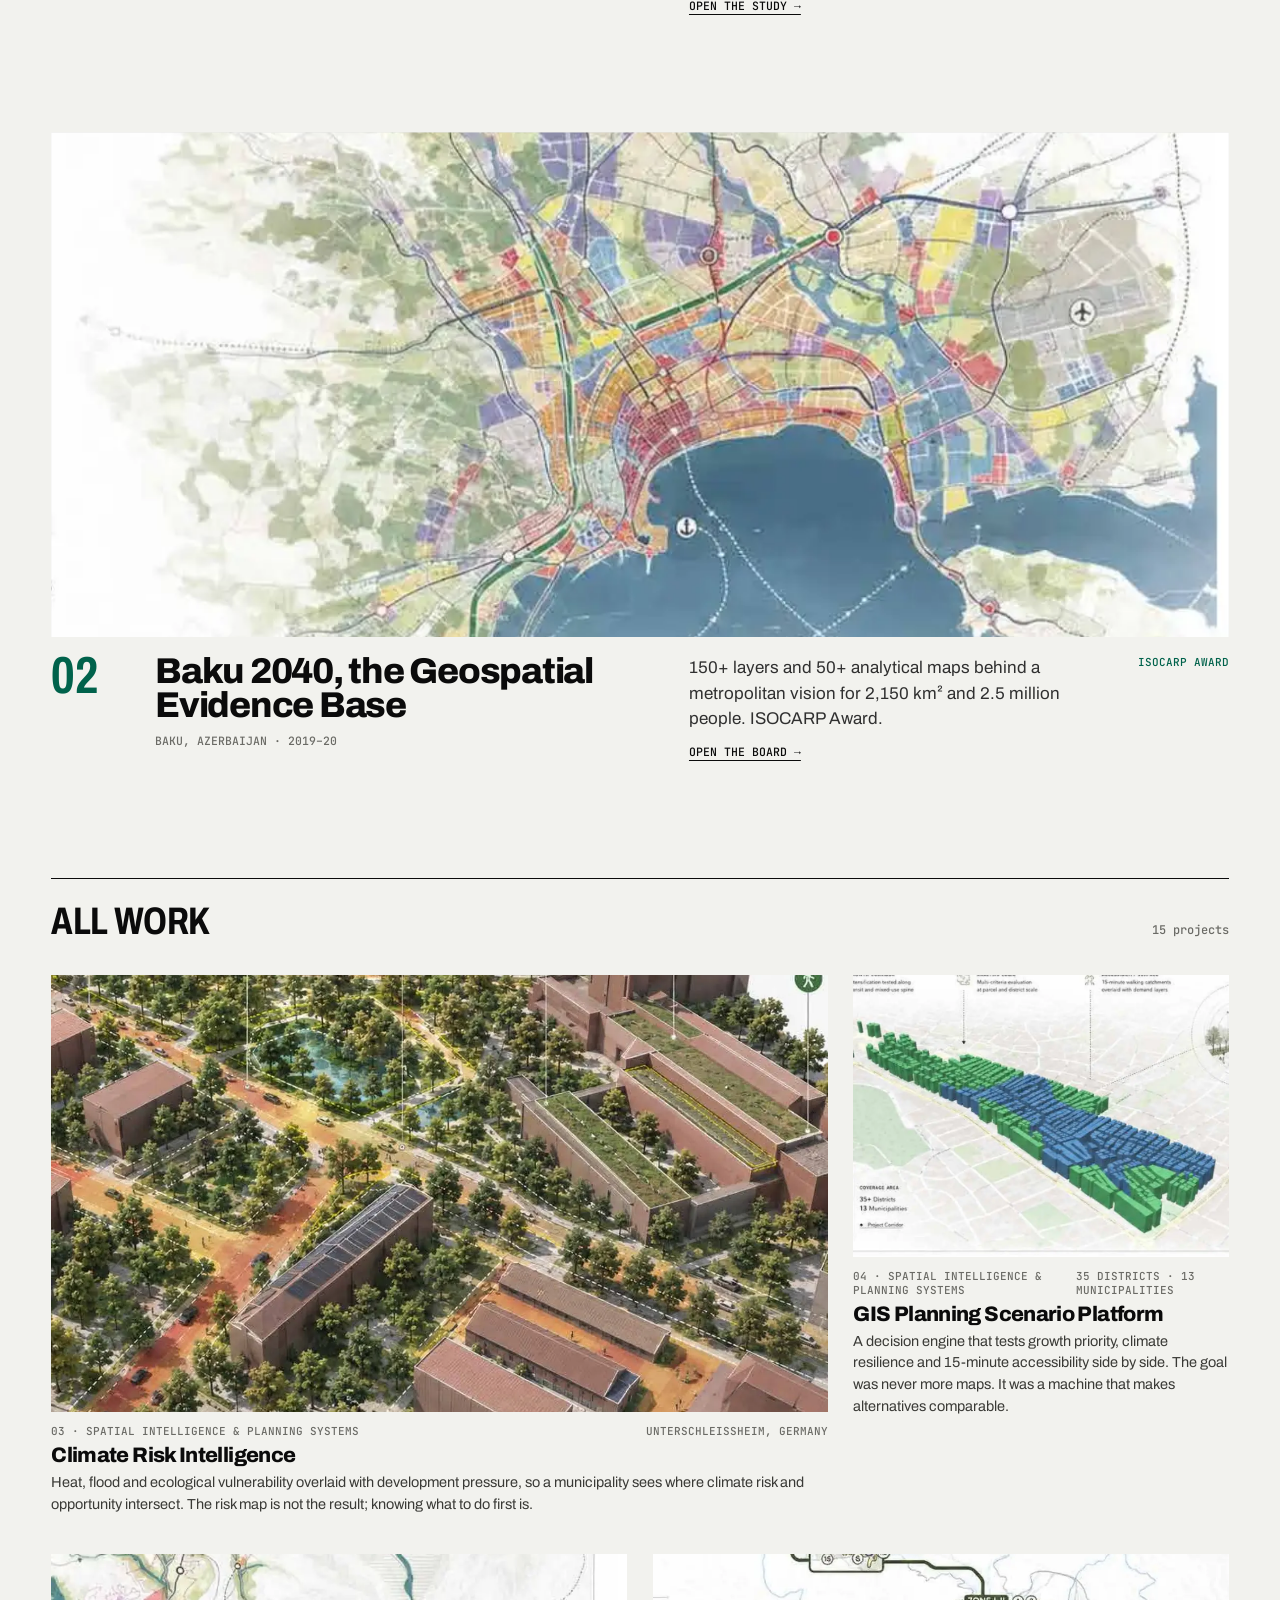
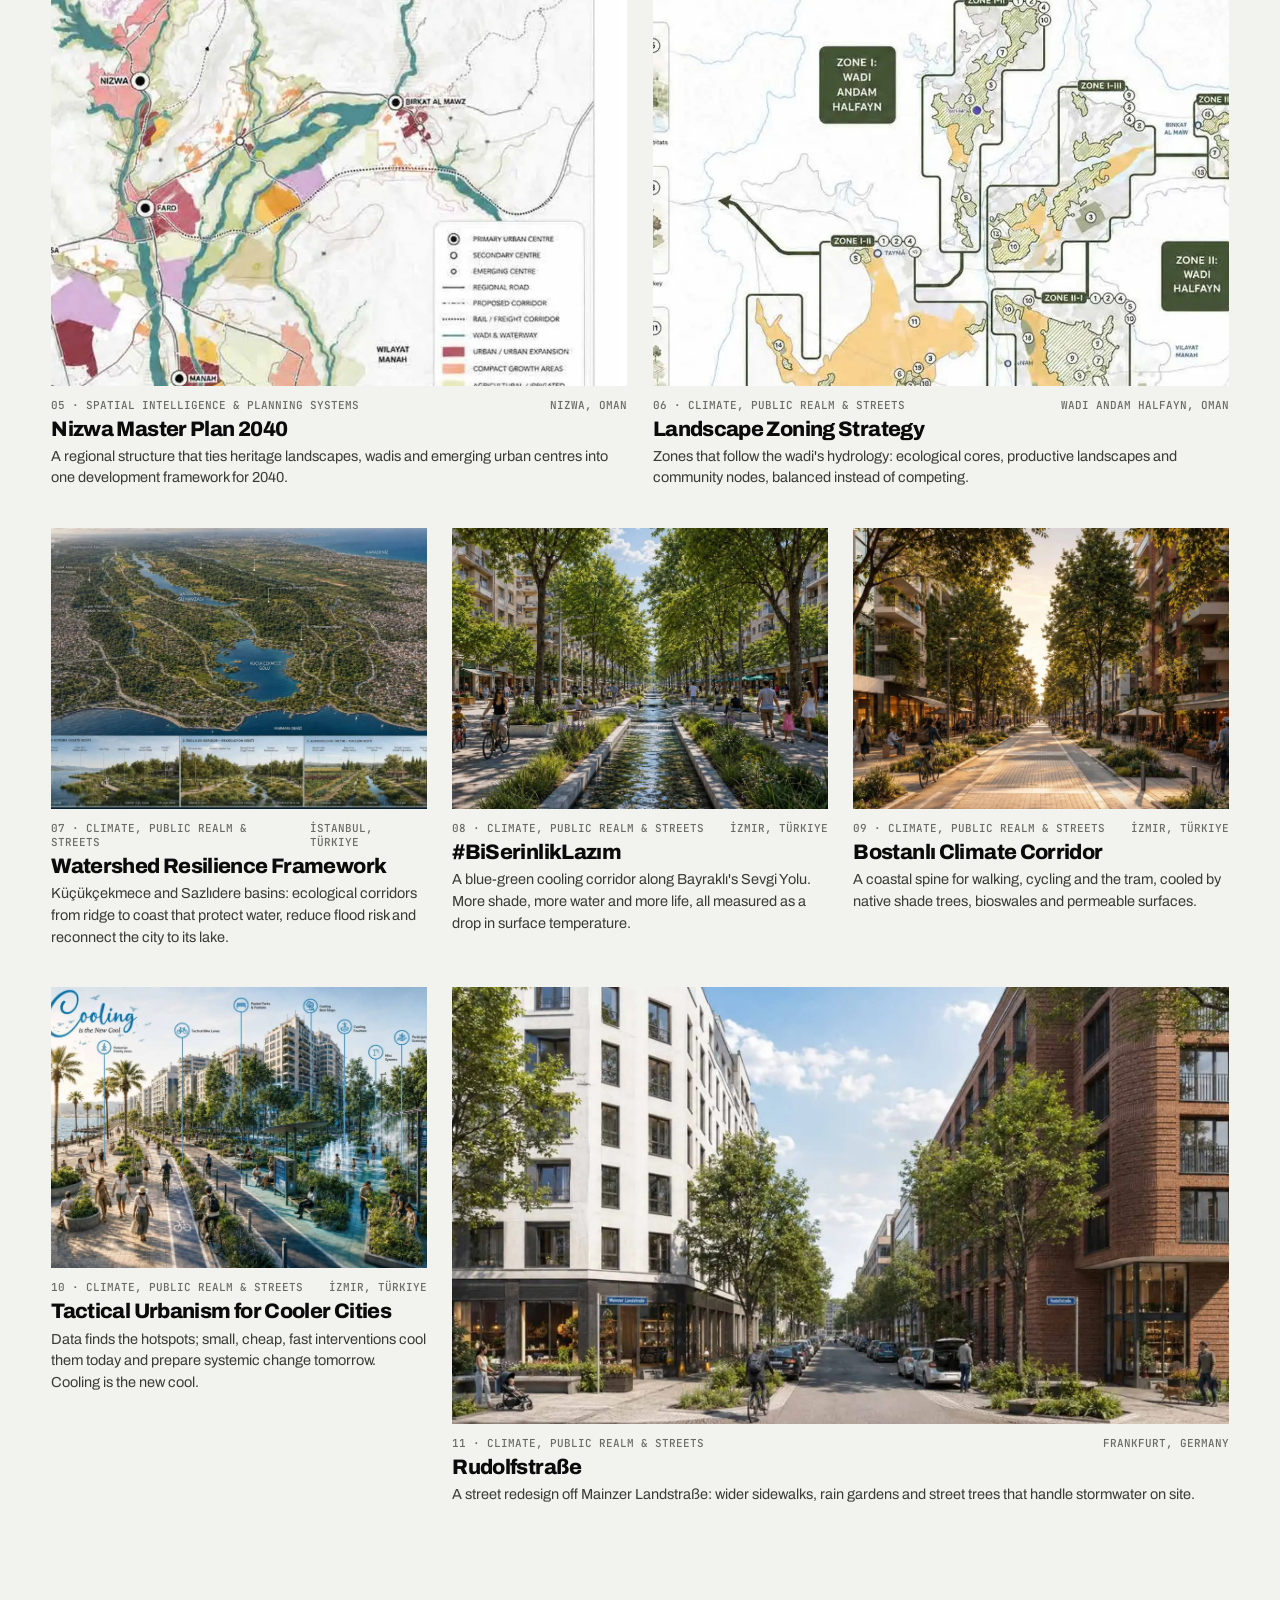
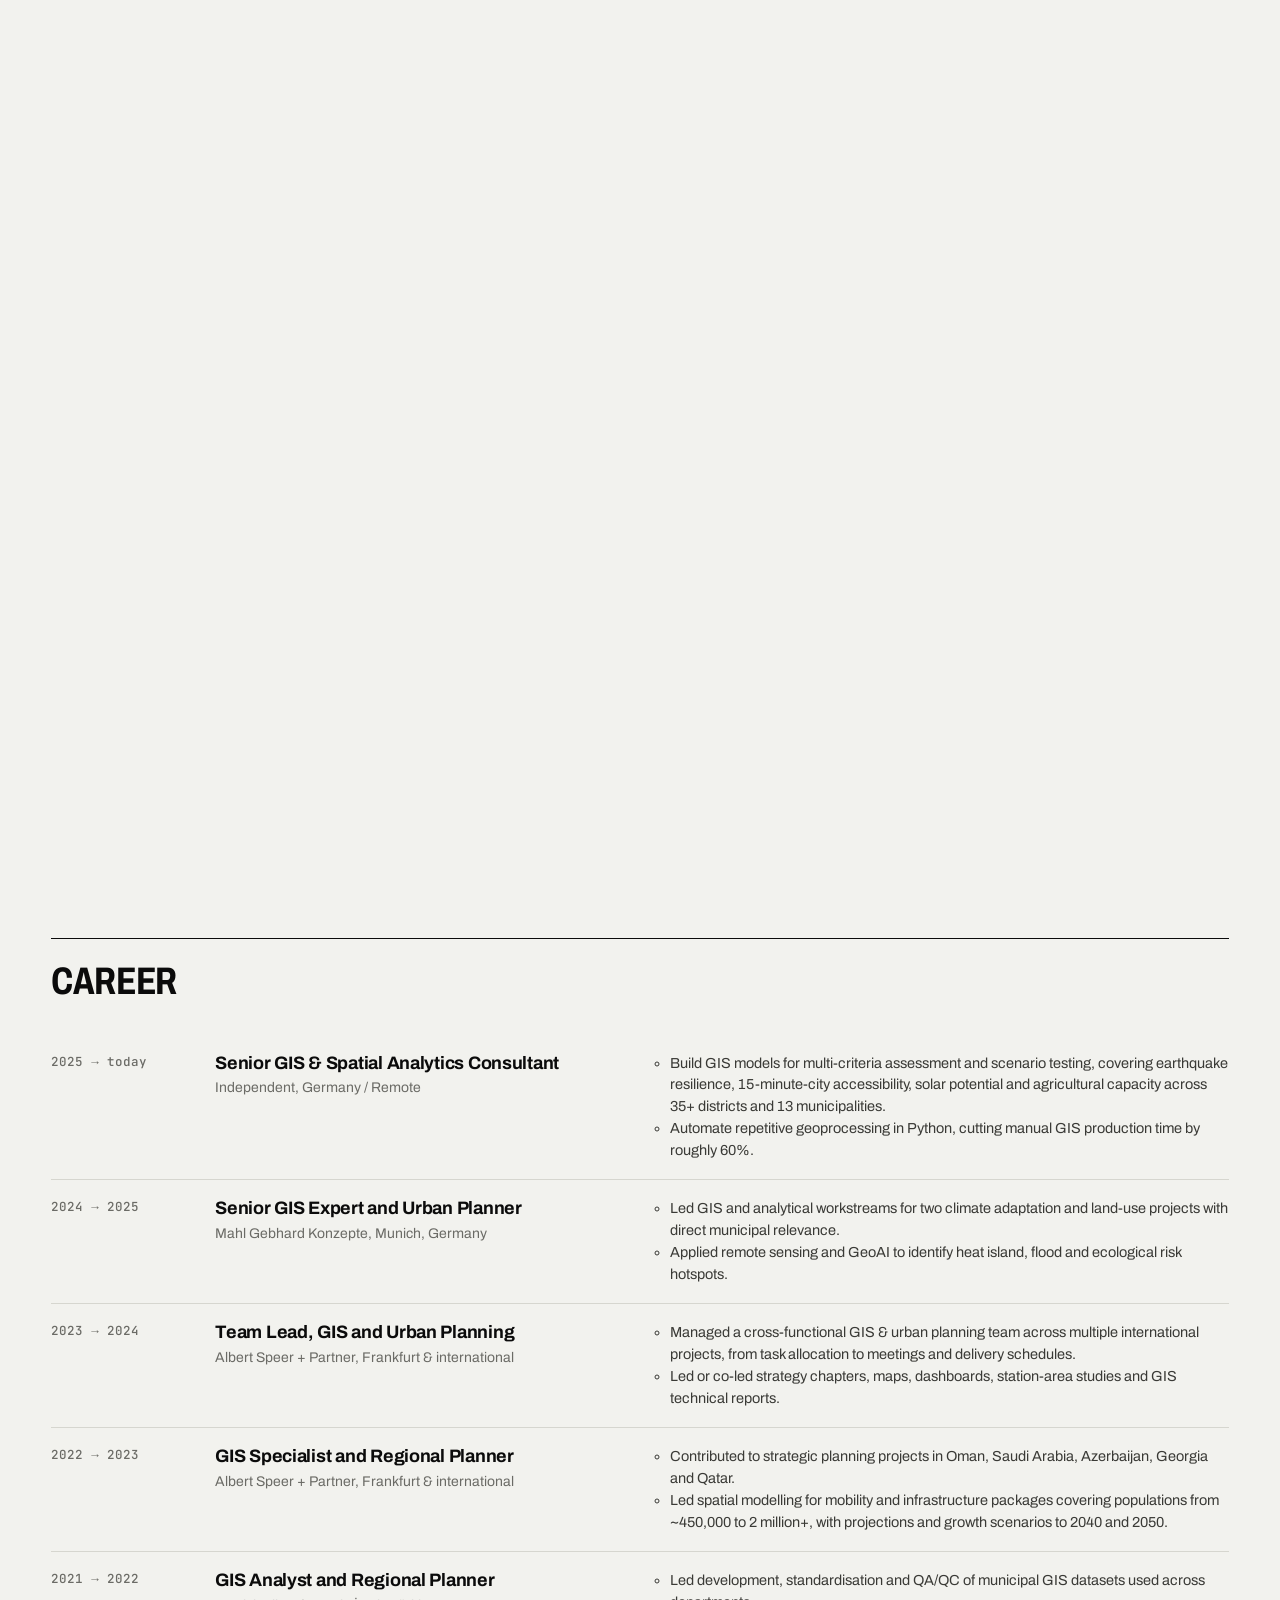
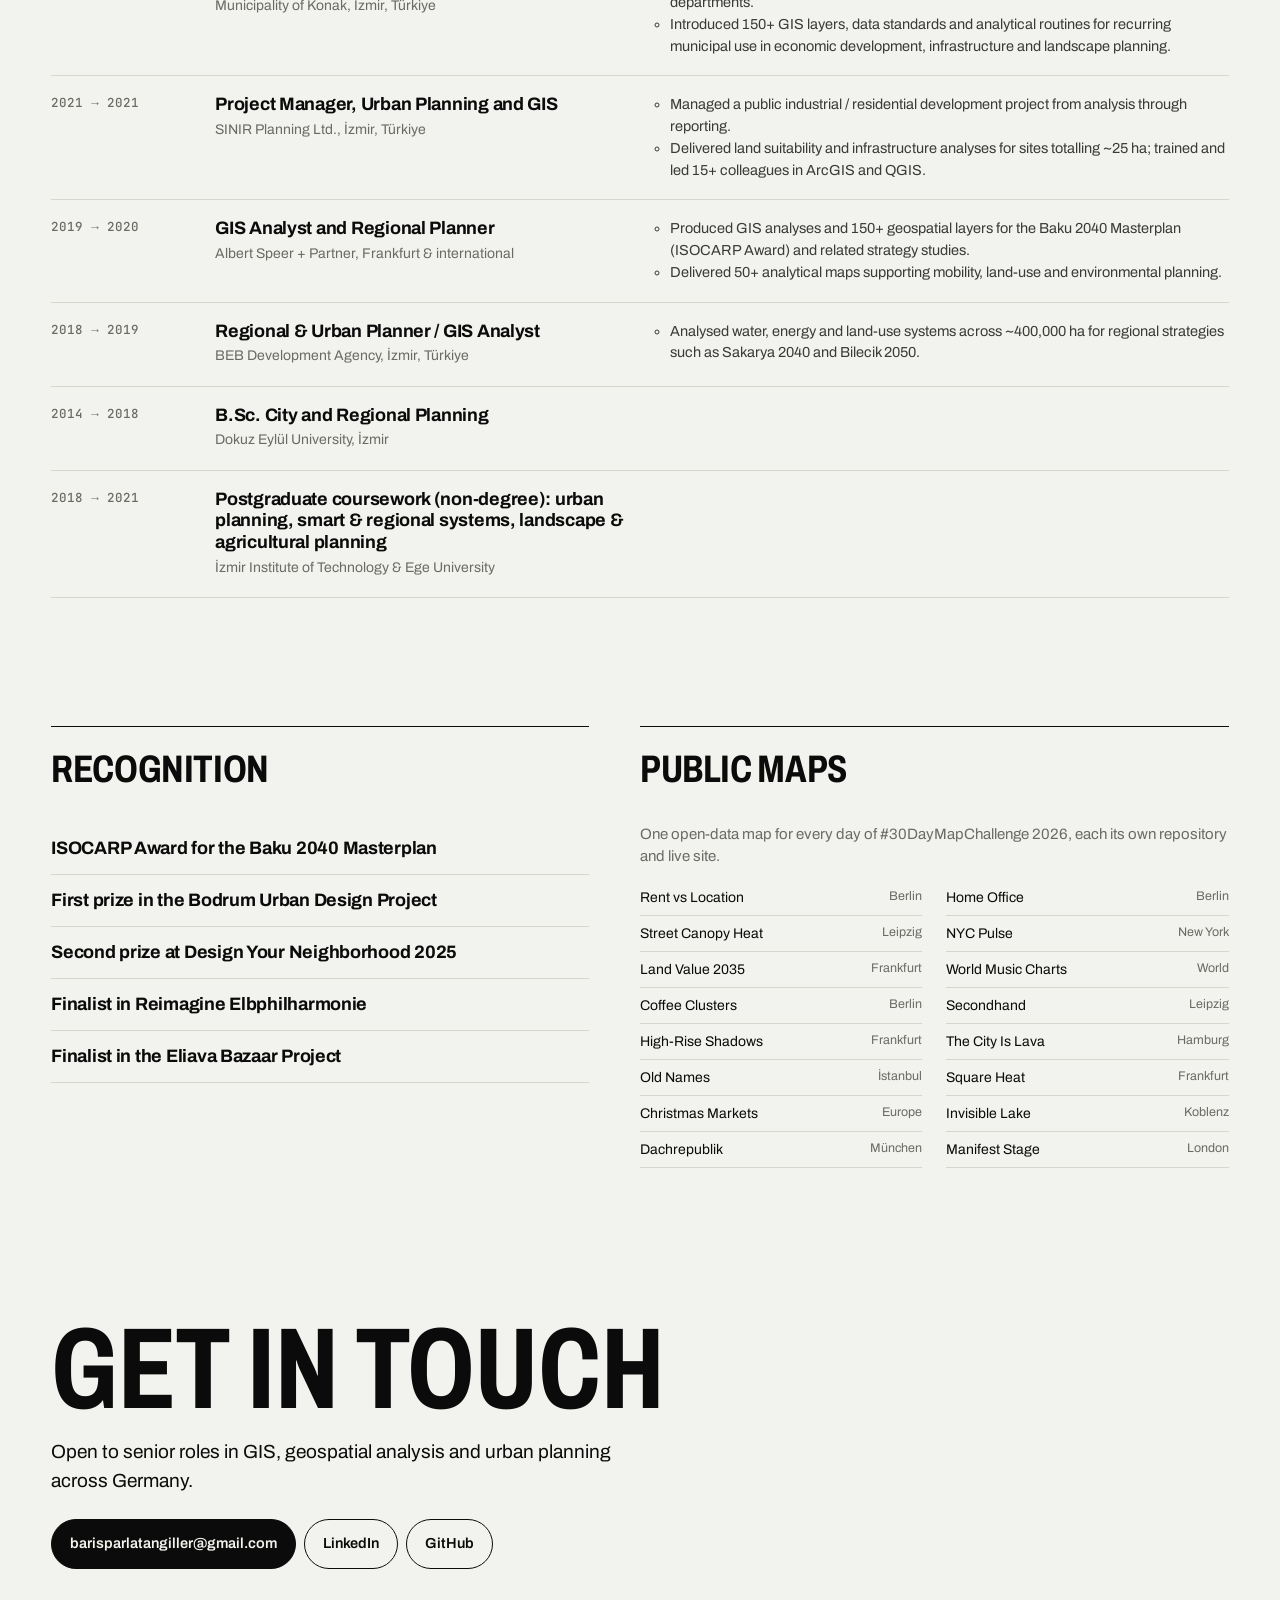
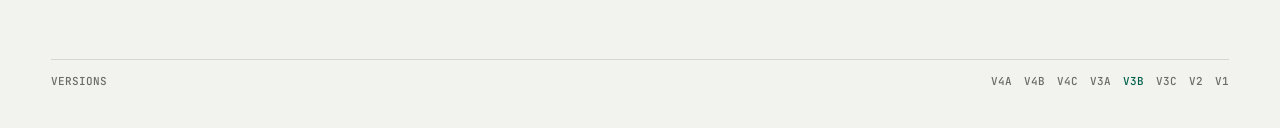
<file: v3b/index.html>
<!DOCTYPE html>
<html lang="en">
<head>
  <meta charset="utf-8">
  <meta name="viewport" content="width=device-width, initial-scale=1, viewport-fit=cover">
  <meta name="description" content="Baris Parlatangiller, spatial analyst and urban planner in Frankfurt am Main. Portfolio and CV in English, German and Turkish.">
  <meta property="og:image" content="https://barisparlatangiller.github.io/Baris-Parlatangiller-CV-Portfolio/v2/og.jpg">
  <link rel="icon" href="../assets/favicon.svg" type="image/svg+xml">
  <link rel="preload" href="../assets/fonts/archivo-latin-wdth-normal.woff2" as="font" type="font/woff2" crossorigin>
  <link rel="stylesheet" href="../assets/css/fonts.css">
  <link rel="stylesheet" href="../v3/viewer.css">
  <title>Baris Parlatangiller · Portfolio</title>
  <link rel="stylesheet" href="style.css">
</head>
<body>
  <header class="bar">
    <a class="name" href="./">Baris Parlatangiller</a>
    <nav><a href="#work" data-i18n="v3.work"></a><a href="#career" data-i18n="v3.career"></a><a href="../cv.html" data-keep-lang data-i18n="v2.cv"></a><a href="#contact" data-i18n="v2.contact"></a></nav>
    <div class="seg" role="group" aria-label="Language"><button data-lang="en">EN</button><button data-lang="de">DE</button><button data-lang="tr">TR</button></div>
  </header>

  <section class="hero">
    <p class="kick" data-i18n="v2.kicker"></p>
    <h1 id="heroTitle"></h1>
    <div class="hero-row">
      <p class="lede" data-i18n="v2.lede"></p>
      <div class="ctas"><a class="btn btn-solid" href="../cv.html" data-keep-lang data-i18n="v2.cv"></a><a class="btn" id="pdf" download data-i18n="v2.pdf"></a></div>
    </div>
    <dl class="stats" id="stats"></dl>
  </section>

  <section id="work">
    <div id="featured"></div>
    <header class="sh"><h2 data-i18n="v3.index"></h2><span class="count" id="count"></span></header>
    <div class="grid" id="grid"></div>
  </section>

  <section id="career" class="career">
    <header class="sh"><h2 data-i18n="v3.career"></h2></header>
    <ol id="careerList"></ol>
  </section>

  <section class="twocol">
    <div><header class="sh"><h2 data-i18n="v3.awards"></h2></header><ol class="awards" id="awards"></ol></div>
    <div><header class="sh"><h2 data-i18n="v3.maps"></h2></header><p class="muted" data-i18n="v3.maps.p"></p><ul class="maps" id="maps"></ul></div>
  </section>

  <section id="contact" class="contact">
    <h2 data-i18n="v3.contact"></h2>
    <p data-i18n="v3.contact.p"></p>
    <div class="ctas"><a class="btn btn-solid" href="mailto:barisparlatangiller@gmail.com">barisparlatangiller@gmail.com</a><a class="btn" href="https://www.linkedin.com/in/baris-parlatangiller-015867129/" target="_blank" rel="noopener">LinkedIn</a><a class="btn" href="https://github.com/barisparlatangiller" target="_blank" rel="noopener">GitHub</a></div>
    <footer><span data-i18n="v3.versions"></span><span class="switch" id="switch"></span></footer>
  </section>
  <script src="../v3/shell.js"></script>
  <script src="../data/ui.js"></script>
  <script src="../v2/js/strings.js"></script>
  <script src="../v3/strings.js"></script>
  <script src="../data/content.js"></script>
  <script src="../data/tours.js"></script>
  <script src="../data/places.js"></script>
  <script src="../assets/js/i18n.js"></script>
  <script src="../assets/js/viewer.js"></script>
  <script src="../v3/common.js"></script>
  <script src="app.js"></script>
</body>
</html>
</file>
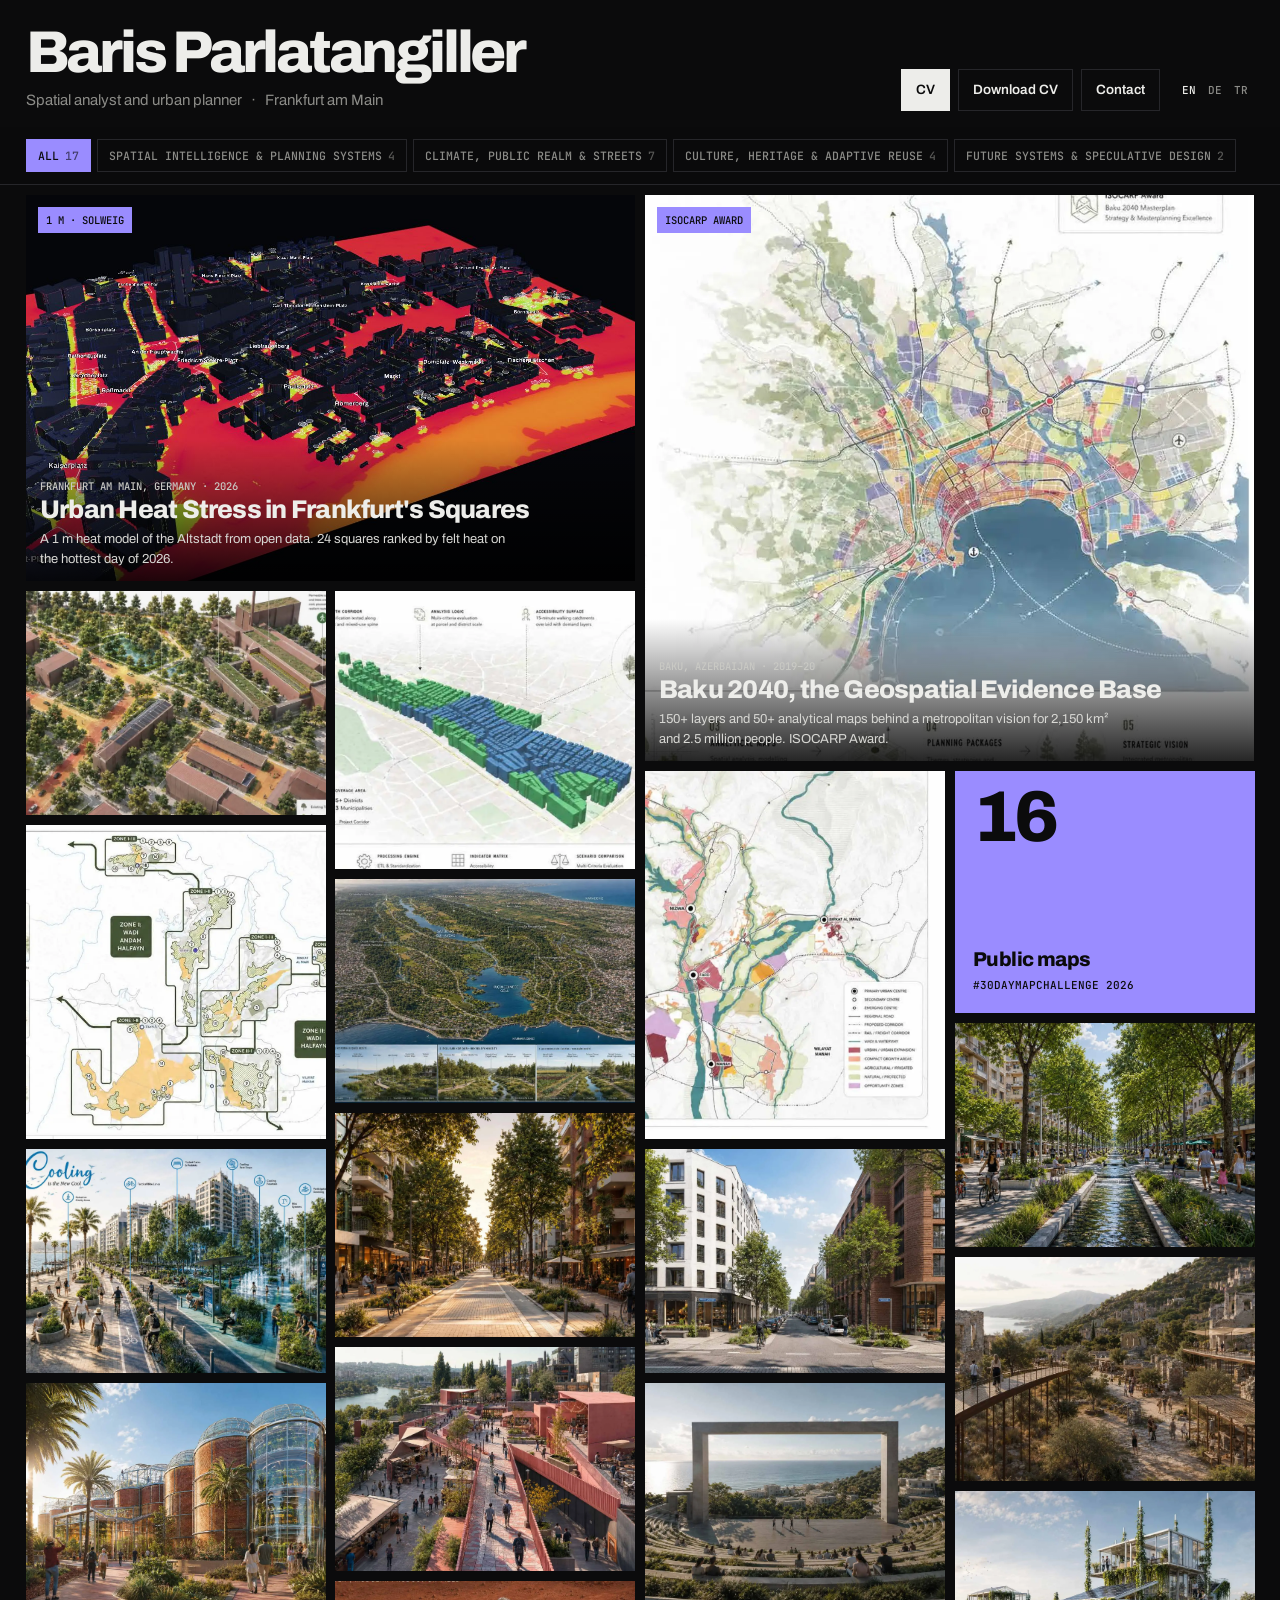
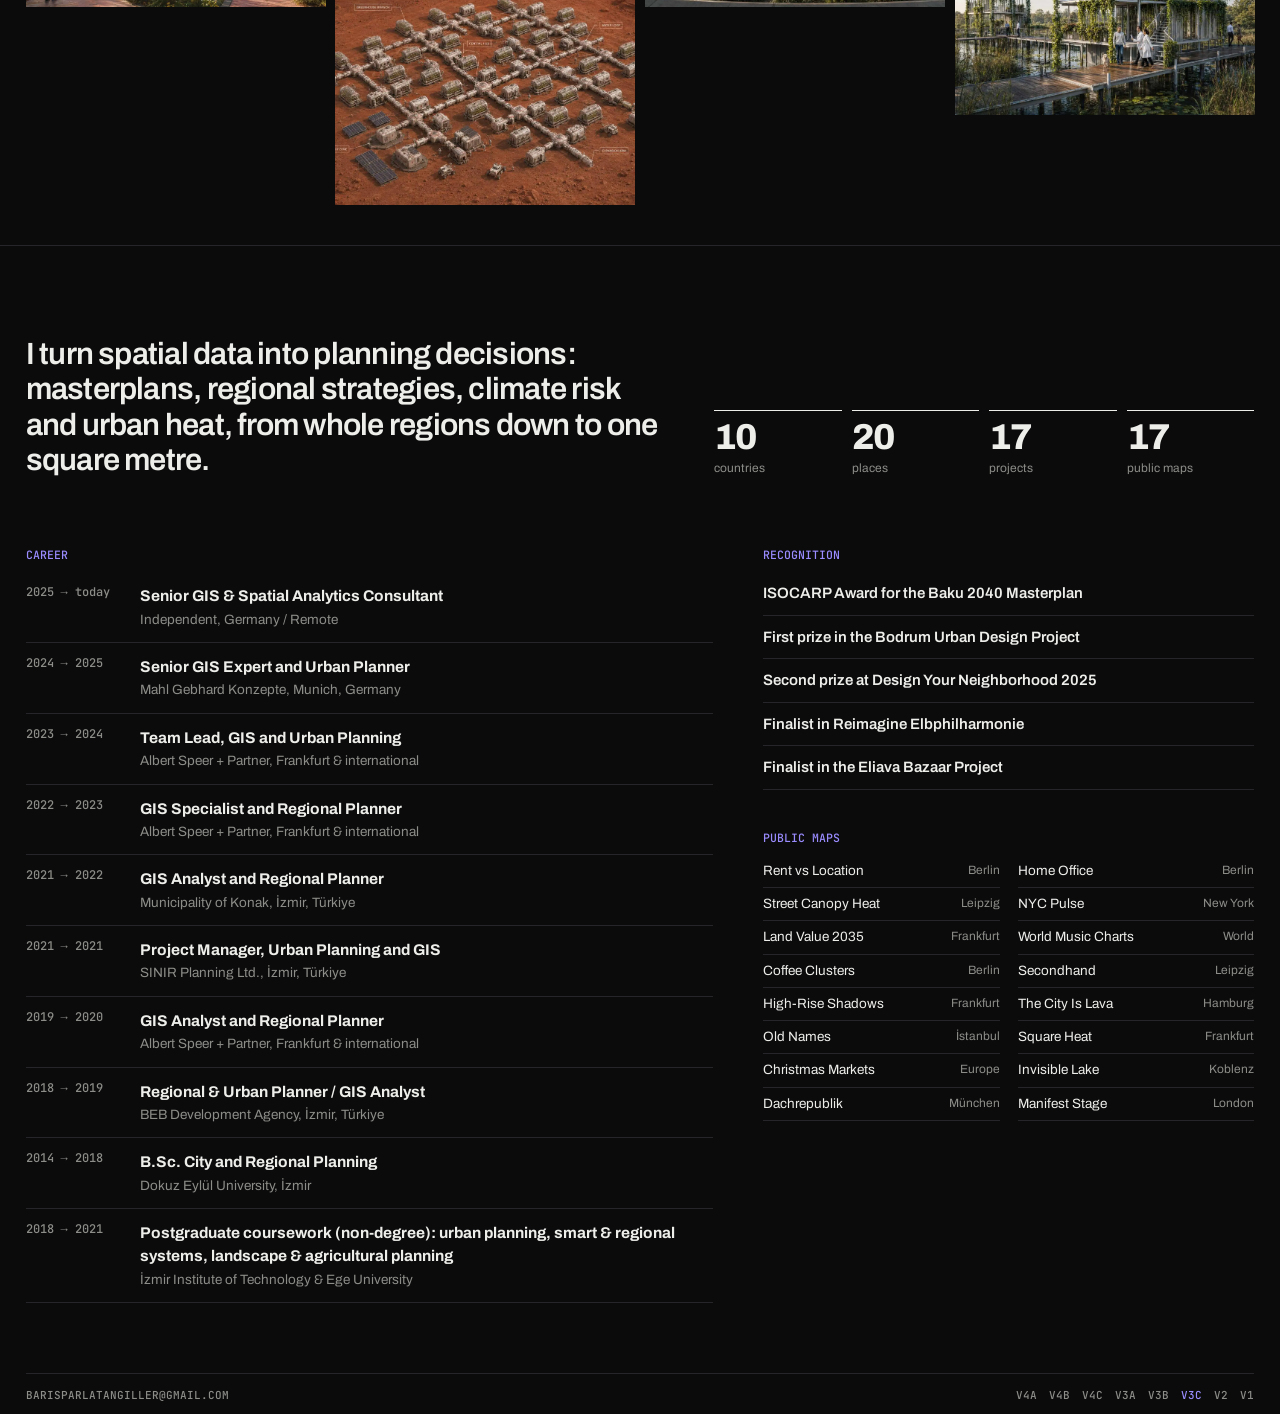
<file: v3c/index.html>
<!DOCTYPE html>
<html lang="en">
<head>
  <meta charset="utf-8">
  <meta name="viewport" content="width=device-width, initial-scale=1, viewport-fit=cover">
  <meta name="description" content="Baris Parlatangiller, spatial analyst and urban planner in Frankfurt am Main. Portfolio and CV in English, German and Turkish.">
  <meta property="og:image" content="https://barisparlatangiller.github.io/Baris-Parlatangiller-CV-Portfolio/v2/og.jpg">
  <link rel="icon" href="../assets/favicon.svg" type="image/svg+xml">
  <link rel="preload" href="../assets/fonts/archivo-latin-wdth-normal.woff2" as="font" type="font/woff2" crossorigin>
  <link rel="stylesheet" href="../assets/css/fonts.css">
  <link rel="stylesheet" href="../v3/viewer.css">
  <title>Baris Parlatangiller · Portfolio</title>
  <meta name="theme-color" content="#0B0B0C">
  <link rel="stylesheet" href="style.css">
</head>
<body>
  <header class="head">
    <div class="who">
      <h1>Baris Parlatangiller</h1>
      <p><span data-i18n="v2.role"></span> <span class="dot">·</span> <span>Frankfurt am Main</span></p>
    </div>
    <div class="acts">
      <a class="btn btn-solid" href="../cv.html" data-keep-lang data-i18n="v2.cv"></a>
      <a class="btn" id="pdf" download data-i18n="v2.pdf"></a>
      <a class="btn" href="mailto:barisparlatangiller@gmail.com" data-i18n="v2.contact"></a>
      <div class="seg" role="group" aria-label="Language"><button data-lang="en">EN</button><button data-lang="de">DE</button><button data-lang="tr">TR</button></div>
    </div>
  </header>
  <div class="filters" id="filters" role="group" aria-label="Filter"></div>

  <main class="wall" id="wall"></main>

  <section class="info">
    <div class="about">
      <p class="lede" data-i18n="v2.lede"></p>
      <dl class="stats" id="stats"></dl>
    </div>
    <div class="cols">
      <div><h2 data-i18n="v3.career"></h2><ol class="career" id="career"></ol></div>
      <div><h2 data-i18n="v3.awards"></h2><ol class="awards" id="awards"></ol>
        <h2 class="mt" data-i18n="v3.maps"></h2><ul class="maps" id="maps"></ul></div>
    </div>
    <footer><span>barisparlatangiller@gmail.com</span><span class="switch" id="switch"></span></footer>
  </section>
  <script src="../v3/shell.js"></script>
  <script src="../data/ui.js"></script>
  <script src="../v2/js/strings.js"></script>
  <script src="../v3/strings.js"></script>
  <script src="../data/content.js"></script>
  <script src="../data/tours.js"></script>
  <script src="../data/places.js"></script>
  <script src="../assets/js/i18n.js"></script>
  <script src="../assets/js/viewer.js"></script>
  <script src="../v3/common.js"></script>
  <script src="app.js"></script>
</body>
</html>
</file>
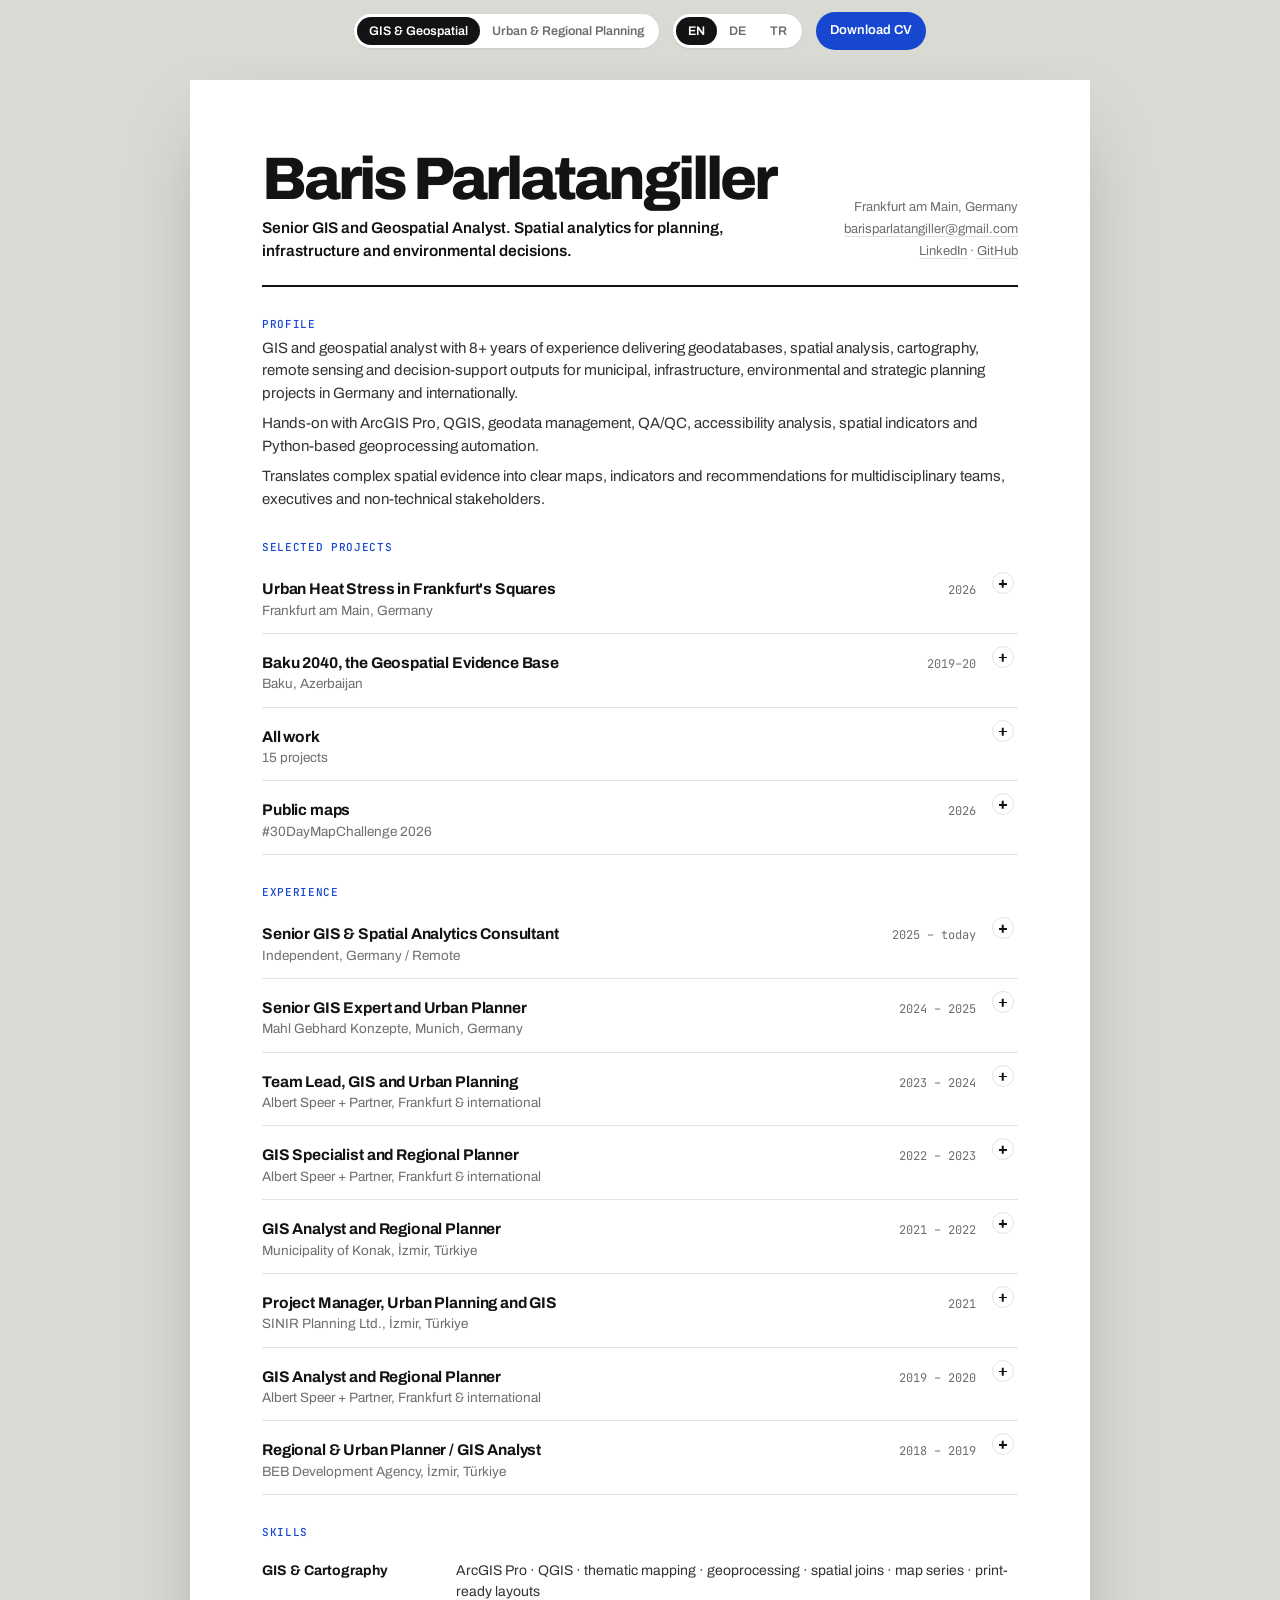
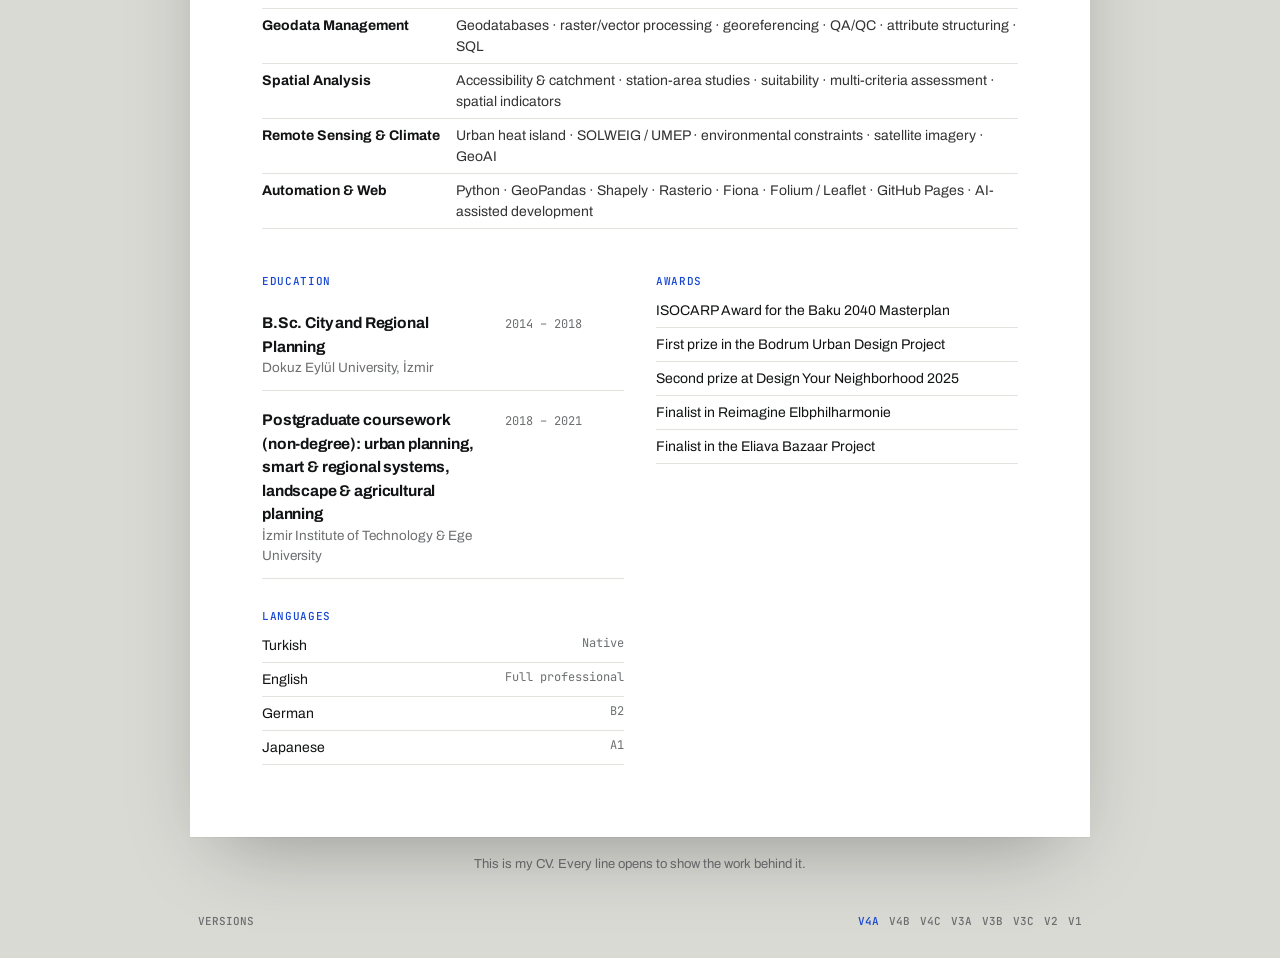
<file: v4a/index.html>
<!DOCTYPE html>
<html lang="en">
<head>
  <meta charset="utf-8">
  <meta name="viewport" content="width=device-width, initial-scale=1, viewport-fit=cover">
  <meta name="description" content="Baris Parlatangiller, spatial analyst and urban planner in Frankfurt am Main. Portfolio and CV in English, German and Turkish.">
  <meta property="og:image" content="https://barisparlatangiller.github.io/Baris-Parlatangiller-CV-Portfolio/v2/og.jpg">
  <link rel="icon" href="../assets/favicon.svg" type="image/svg+xml">
  <link rel="preload" href="../assets/fonts/archivo-latin-wdth-normal.woff2" as="font" type="font/woff2" crossorigin>
  <link rel="stylesheet" href="../assets/css/fonts.css">
  <link rel="stylesheet" href="../v3/viewer.css">
  <title>Baris Parlatangiller · CV and portfolio</title>
  <link rel="stylesheet" href="style.css">
</head>
<body>
  <div class="tools">
    <div class="seg" id="focus" role="group" aria-label="Focus"></div>
    <div class="seg" role="group" aria-label="Language"><button data-lang="en">EN</button><button data-lang="de">DE</button><button data-lang="tr">TR</button></div>
    <a class="pdf" id="pdf" download data-i18n="v2.pdf"></a>
  </div>
  <main class="sheet" id="sheet"></main>
  <p class="hint" data-i18n="v4.cv.hint"></p>
  <footer class="foot"><span data-i18n="v3.versions"></span><span class="switch" id="switch"></span></footer>
  <script src="../v3/shell.js"></script>
  <script src="../data/ui.js"></script>
  <script src="../v2/js/strings.js"></script>
  <script src="../v3/strings.js"></script>
  <script src="../data/content.js"></script>
  <script src="../data/tours.js"></script>
  <script src="../data/places.js"></script>
  <script src="../assets/js/i18n.js"></script>
  <script src="../assets/js/viewer.js"></script>
  <script src="../v4/strings.js"></script>
  <script src="../v3/common.js"></script>
  <script src="app.js"></script>
</body>
</html>
</file>
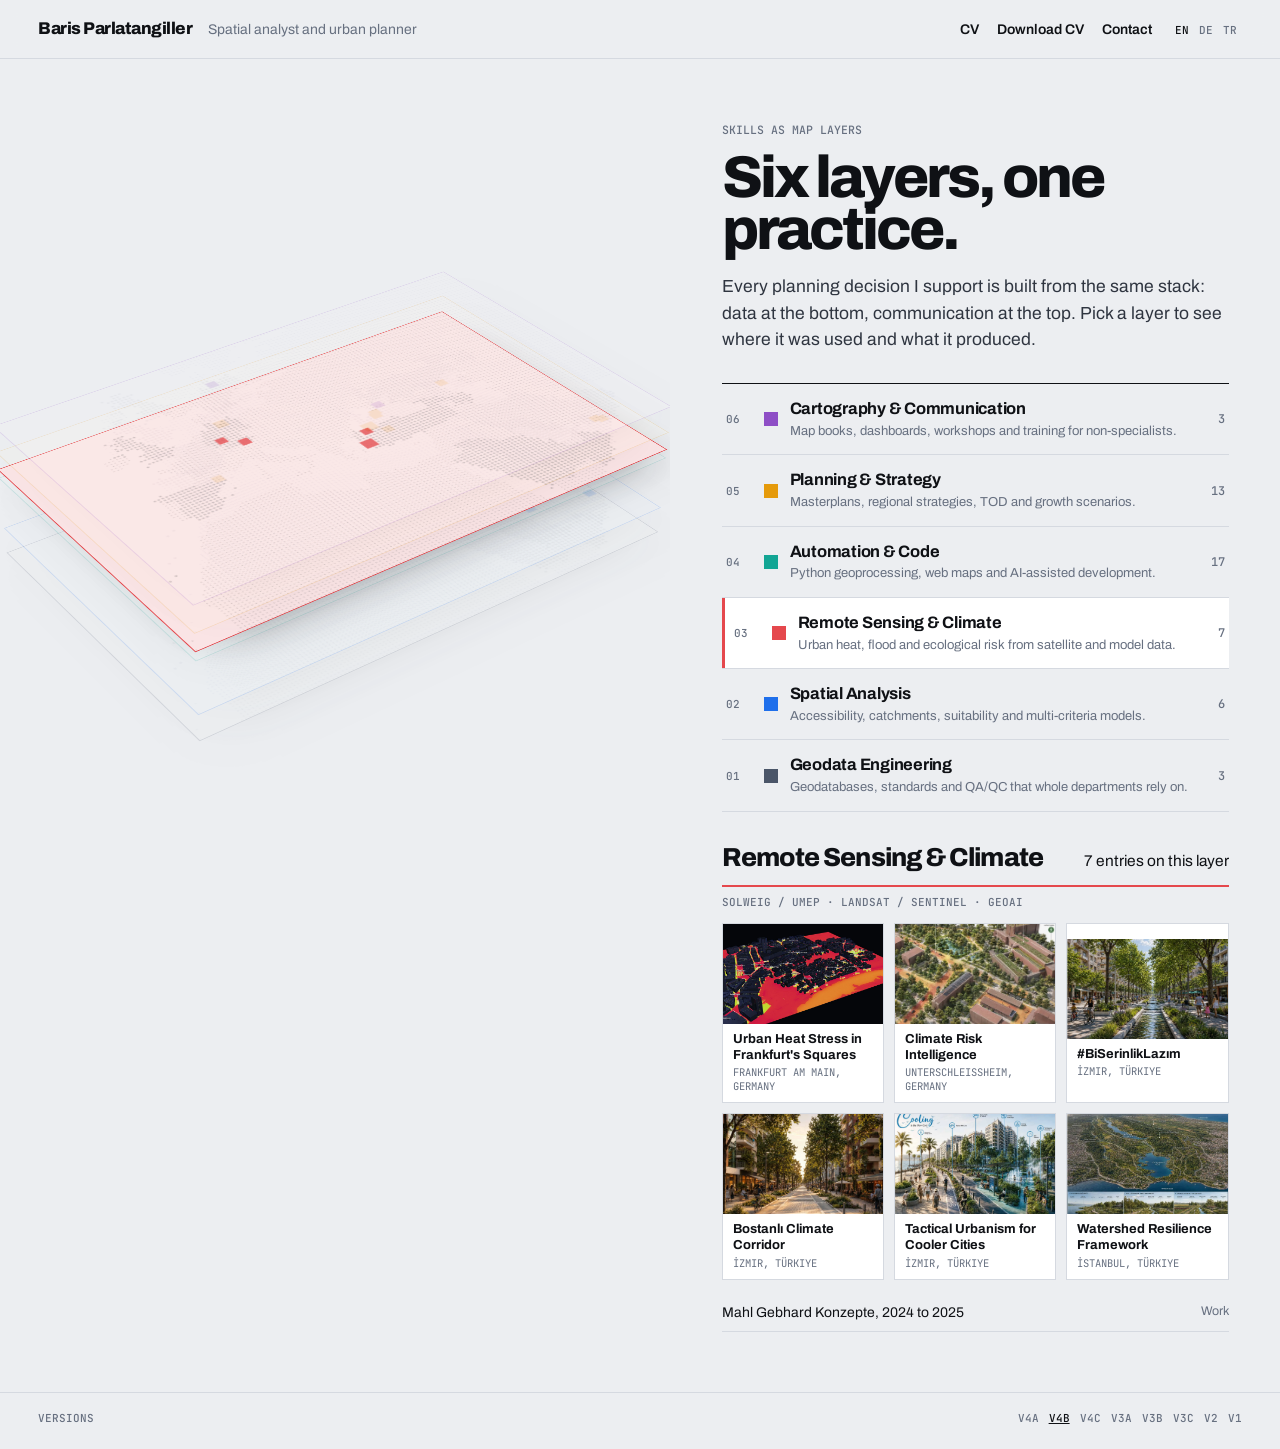
<file: v4b/index.html>
<!DOCTYPE html>
<html lang="en">
<head>
  <meta charset="utf-8">
  <meta name="viewport" content="width=device-width, initial-scale=1, viewport-fit=cover">
  <meta name="description" content="Baris Parlatangiller, spatial analyst and urban planner in Frankfurt am Main. Portfolio and CV in English, German and Turkish.">
  <meta property="og:image" content="https://barisparlatangiller.github.io/Baris-Parlatangiller-CV-Portfolio/v2/og.jpg">
  <link rel="icon" href="../assets/favicon.svg" type="image/svg+xml">
  <link rel="preload" href="../assets/fonts/archivo-latin-wdth-normal.woff2" as="font" type="font/woff2" crossorigin>
  <link rel="stylesheet" href="../assets/css/fonts.css">
  <link rel="stylesheet" href="../v3/viewer.css">
  <title>Baris Parlatangiller · Portfolio</title>
  <link rel="stylesheet" href="style.css">
</head>
<body>
  <header class="bar">
    <a class="name" href="./">Baris Parlatangiller</a>
    <span class="role" data-i18n="v2.role"></span>
    <div class="right">
      <a href="../cv.html" data-keep-lang data-i18n="v2.cv"></a><a id="pdf" download data-i18n="v2.pdf"></a><a href="mailto:barisparlatangiller@gmail.com" data-i18n="v2.contact"></a>
      <div class="seg" role="group" aria-label="Language"><button data-lang="en">EN</button><button data-lang="de">DE</button><button data-lang="tr">TR</button></div>
    </div>
  </header>
  <main class="layout">
    <section class="left">
      <div class="stage"><div class="stack" id="stack"></div></div>
    </section>
    <section class="copy">
      <p class="k" data-i18n="v4.stack.k"></p>
      <h1 data-i18n="v4.stack.t"></h1>
      <p class="lede" data-i18n="v4.stack.p"></p>
      <ol class="legend" id="legend"></ol>
      <article class="detail" id="detail"></article>
    </section>
  </main>
  <footer class="foot"><span data-i18n="v3.versions"></span><span class="switch" id="switch"></span></footer>
  <script src="../v3/shell.js"></script>
  <script src="../data/ui.js"></script>
  <script src="../v2/js/strings.js"></script>
  <script src="../v3/strings.js"></script>
  <script src="../data/content.js"></script>
  <script src="../data/tours.js"></script>
  <script src="../data/places.js"></script>
  <script src="../assets/js/i18n.js"></script>
  <script src="../assets/js/viewer.js"></script>
  <script src="../v4/strings.js"></script>
  <script src="../v3/common.js"></script>
  <script src="app.js"></script>
</body>
</html>
</file>
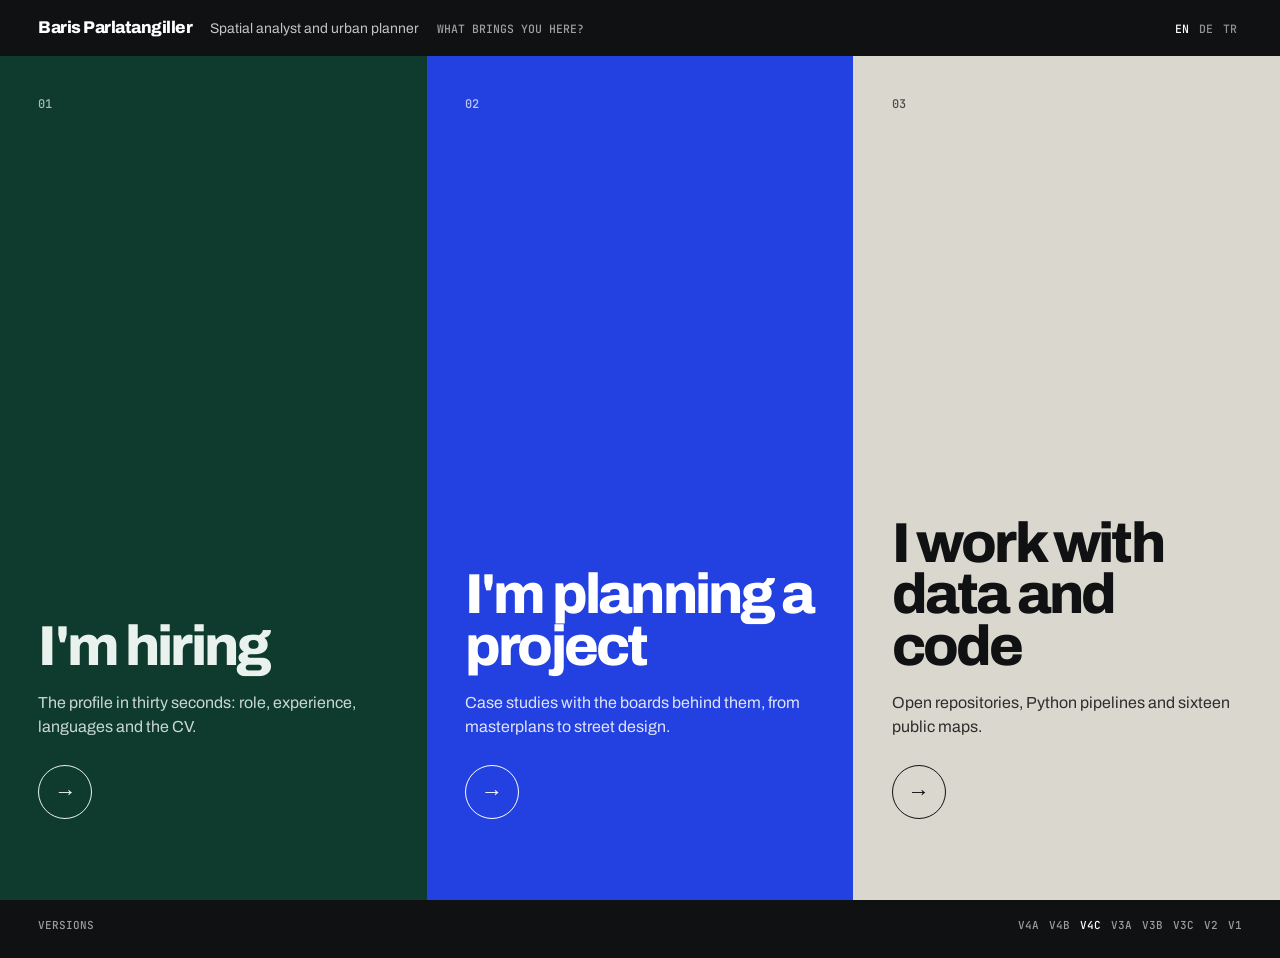
<file: v4c/index.html>
<!DOCTYPE html>
<html lang="en">
<head>
  <meta charset="utf-8">
  <meta name="viewport" content="width=device-width, initial-scale=1, viewport-fit=cover">
  <meta name="description" content="Baris Parlatangiller, spatial analyst and urban planner in Frankfurt am Main. Portfolio and CV in English, German and Turkish.">
  <meta property="og:image" content="https://barisparlatangiller.github.io/Baris-Parlatangiller-CV-Portfolio/v2/og.jpg">
  <link rel="icon" href="../assets/favicon.svg" type="image/svg+xml">
  <link rel="preload" href="../assets/fonts/archivo-latin-wdth-normal.woff2" as="font" type="font/woff2" crossorigin>
  <link rel="stylesheet" href="../assets/css/fonts.css">
  <link rel="stylesheet" href="../v3/viewer.css">
  <title>Baris Parlatangiller · Spatial analyst and urban planner</title>
  <link rel="stylesheet" href="style.css">
</head>
<body>
  <header class="top">
    <span class="name">Baris Parlatangiller</span>
    <span class="role" data-i18n="v2.role"></span><span class="ask" data-i18n="v4.d.ask"></span>
    <div class="seg" role="group" aria-label="Language"><button data-lang="en">EN</button><button data-lang="de">DE</button><button data-lang="tr">TR</button></div>
  </header>
  <main class="doors" id="doors">
    <section class="door d1" data-d="1"></section>
    <section class="door d2" data-d="2"></section>
    <section class="door d3" data-d="3"></section>
  </main>
  <footer class="foot"><span data-i18n="v3.versions"></span><span class="switch" id="switch"></span></footer>
  <script src="../v3/shell.js"></script>
  <script src="../data/ui.js"></script>
  <script src="../v2/js/strings.js"></script>
  <script src="../v3/strings.js"></script>
  <script src="../data/content.js"></script>
  <script src="../data/tours.js"></script>
  <script src="../data/places.js"></script>
  <script src="../assets/js/i18n.js"></script>
  <script src="../assets/js/viewer.js"></script>
  <script src="../v4/strings.js"></script>
  <script src="../v3/common.js"></script>
  <script src="app.js"></script>
</body>
</html>
</file>
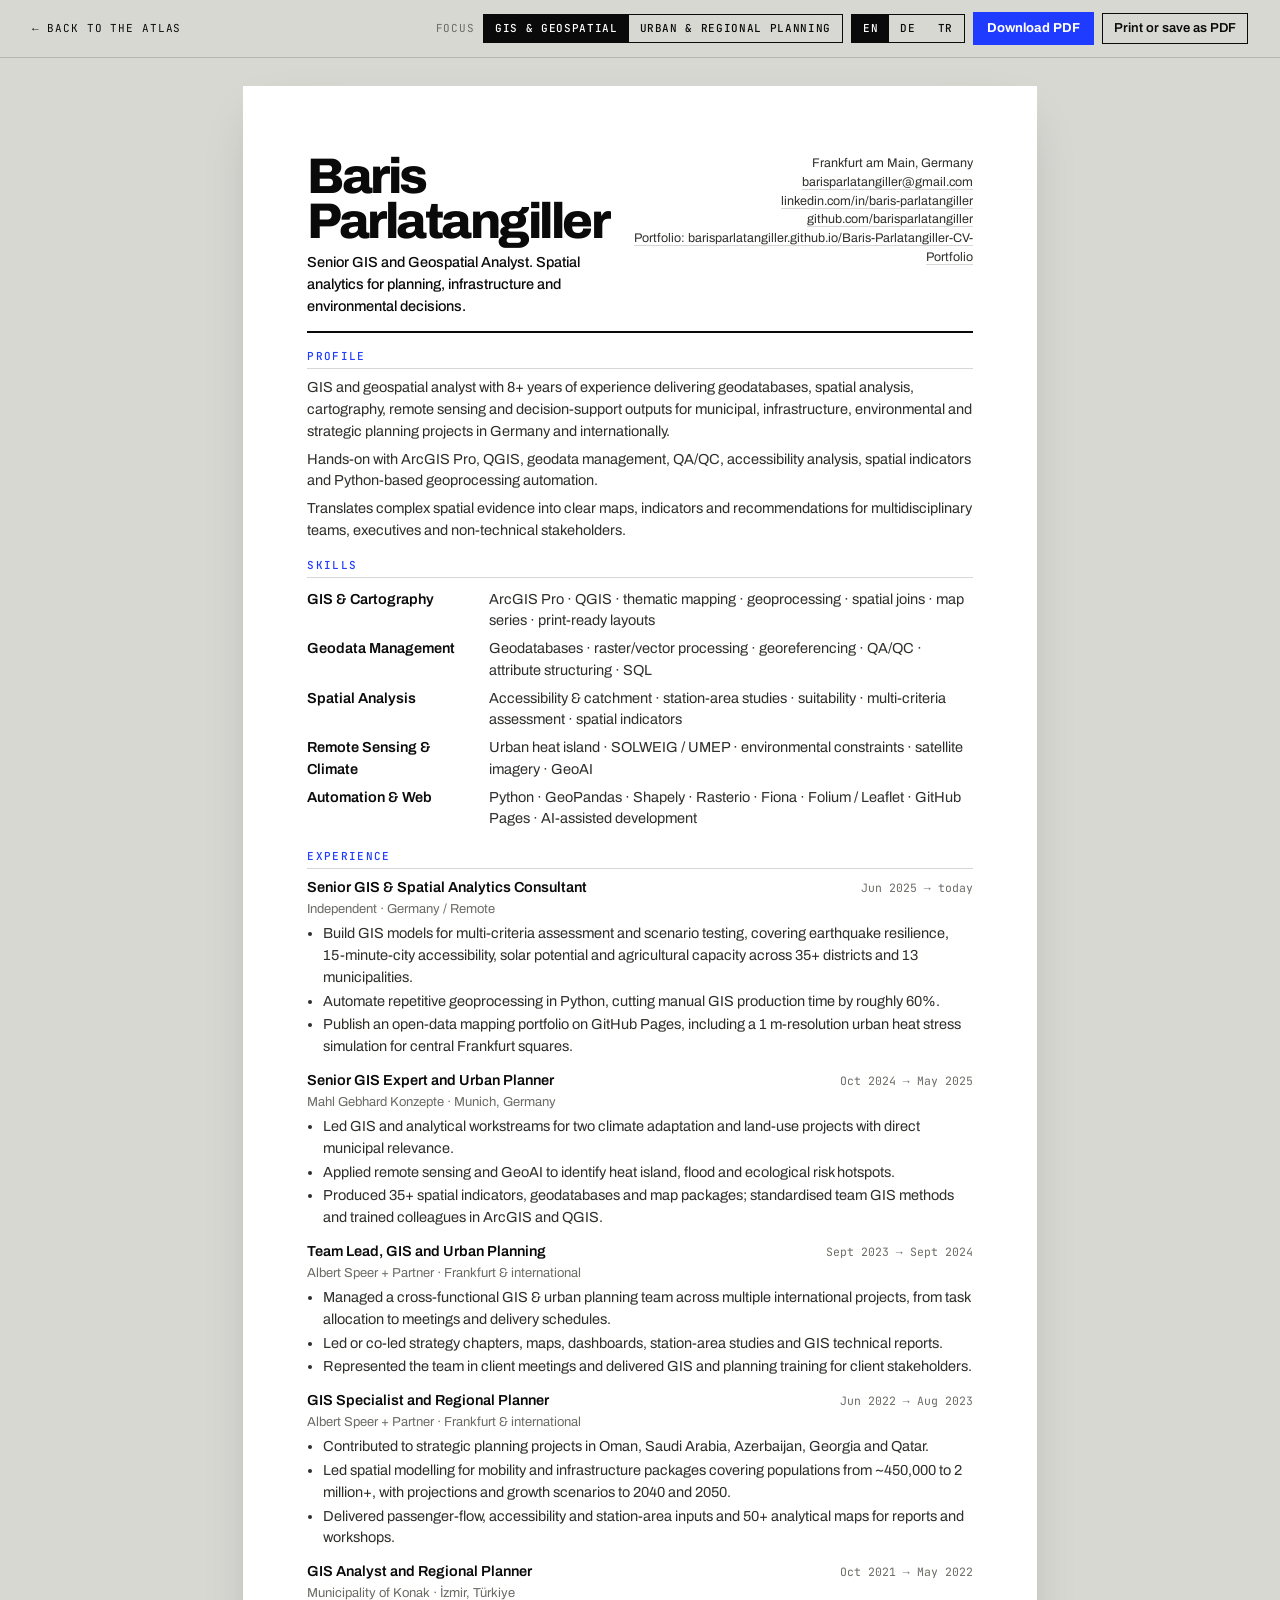
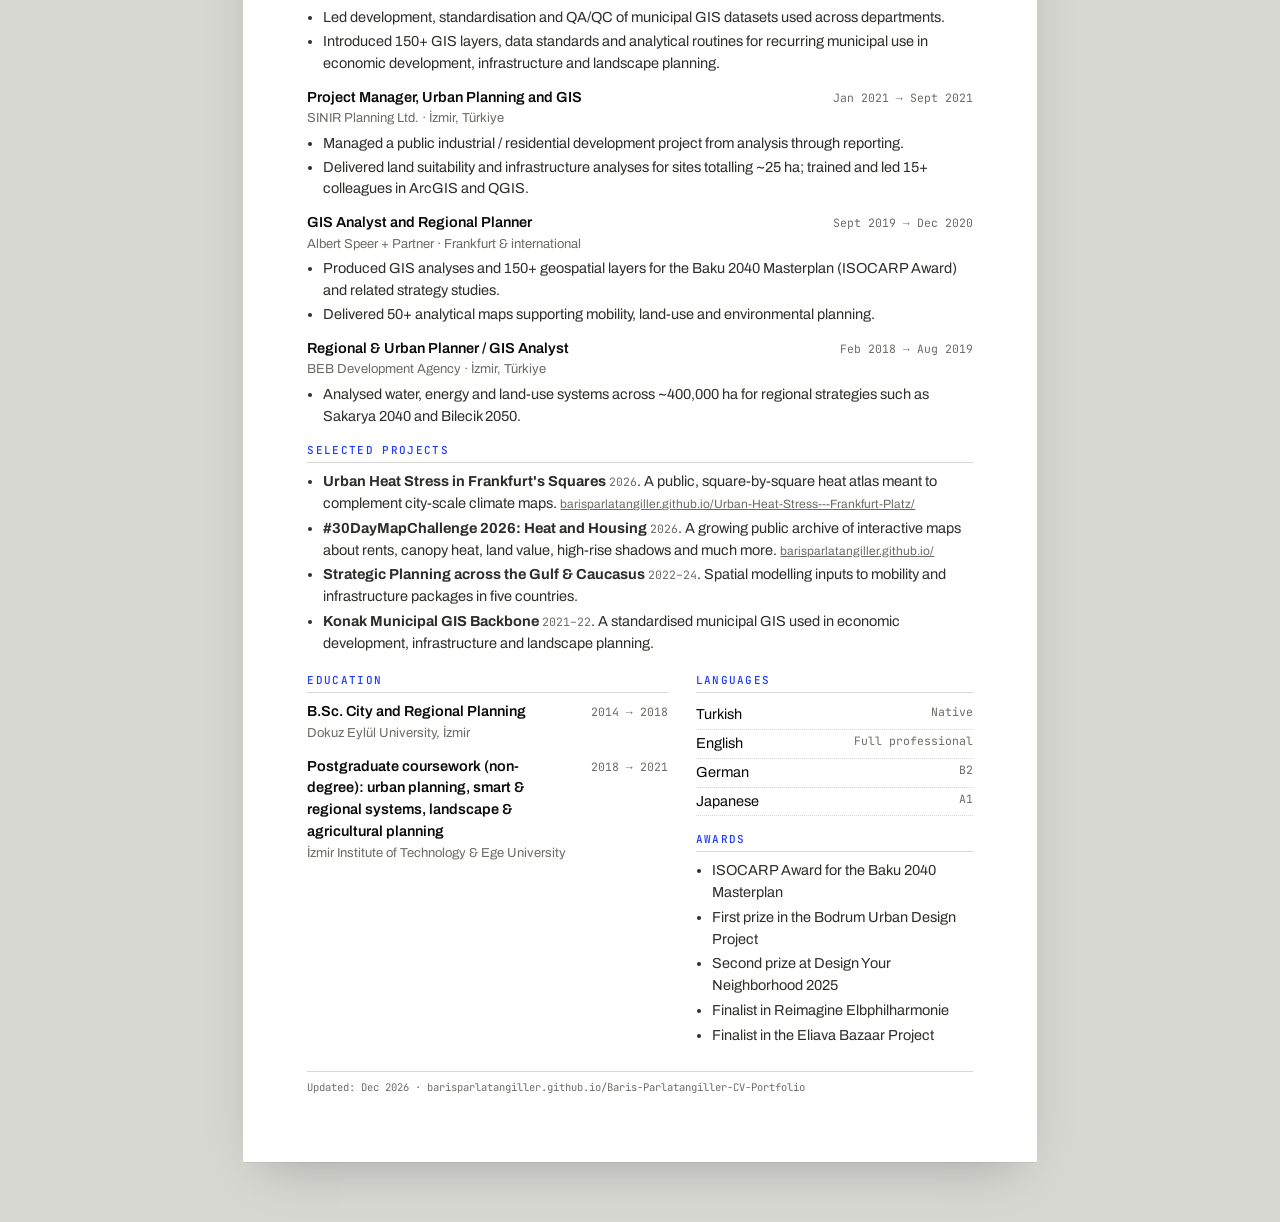
<file: cv.html>
<!DOCTYPE html>
<html lang="en">
<head>
  <meta charset="utf-8">
  <meta name="viewport" content="width=device-width, initial-scale=1">
  <title>Baris Parlatangiller · CV</title>
  <meta name="description" content="CV of Baris Parlatangiller, Senior GIS & Geospatial Analyst and Urban & Regional Planner, Frankfurt am Main.">
  <meta property="og:title" content="Baris Parlatangiller · CV">
  <meta property="og:image" content="https://barisparlatangiller.github.io/Baris-Parlatangiller-CV-Portfolio/assets/og.png">
  <meta name="twitter:card" content="summary_large_image">
  <link rel="icon" href="assets/favicon.svg" type="image/svg+xml">
  <link rel="preload" href="assets/fonts/archivo-latin-wdth-normal.woff2" as="font" type="font/woff2" crossorigin>
  <link rel="stylesheet" href="assets/css/fonts.css">
  <link rel="stylesheet" href="assets/css/cv.css">
</head>
<body>
  <div class="controls no-print">
    <a class="back mono" href="index.html" data-keep-lang>← <span data-i18n="cv.back"></span></a>
    <div class="ctl">
      <span class="mono lbl" data-i18n="cv.focus"></span>
      <div class="seg" role="group" aria-label="Focus" id="focusSeg"></div>
      <div class="seg" role="group" aria-label="Language"><button data-lang="en">EN</button><button data-lang="de">DE</button><button data-lang="tr">TR</button></div>
      <a class="print" id="cvPdf" download data-i18n="cv.pdf"></a>
      <button class="printb" onclick="window.print()" data-i18n="cv.print"></button>
    </div>
  </div>

  <main class="page" id="cv"></main>

  <script src="data/ui.js"></script>
  <script src="data/content.js"></script>
  <script src="assets/js/i18n.js"></script>
  <script src="assets/js/cv.js"></script>
</body>
</html>
</file>
<file: assets/css/fonts.css>
/* Self-hosted fonts (SIL Open Font License, see assets/fonts). No requests to third parties. */
@font-face { font-family: "Archivo"; font-style: normal; font-display: swap; font-weight: 100 900; font-stretch: 62% 125%;
  src: url(../fonts/archivo-latin-wdth-normal.woff2) format("woff2-variations"), url(../fonts/archivo-latin-wdth-normal.woff2) format("woff2");
  unicode-range: U+0000-00FF,U+0131,U+0152-0153,U+02BB-02BC,U+02C6,U+02DA,U+02DC,U+0304,U+0308,U+0329,U+2000-206F,U+20AC,U+2122,U+2191,U+2193,U+2212,U+2215,U+FEFF,U+FFFD; }
@font-face { font-family: "Archivo"; font-style: normal; font-display: swap; font-weight: 100 900; font-stretch: 62% 125%;
  src: url(../fonts/archivo-latin-ext-wdth-normal.woff2) format("woff2-variations"), url(../fonts/archivo-latin-ext-wdth-normal.woff2) format("woff2");
  unicode-range: U+0100-02BA,U+02BD-02C5,U+02C7-02CC,U+02CE-02D7,U+02DD-02FF,U+0304,U+0308,U+0329,U+1D00-1DBF,U+1E00-1E9F,U+1EF2-1EFF,U+2020,U+20A0-20AB,U+20AD-20C0,U+2113,U+2C60-2C7F,U+A720-A7FF; }
@font-face { font-family: "JetBrains Mono"; font-style: normal; font-display: swap; font-weight: 400; src: url(../fonts/jetbrains-mono-latin-400-normal.woff2) format("woff2"); unicode-range: U+0000-00FF,U+0131,U+0152-0153,U+02BB-02BC,U+02C6,U+02DA,U+02DC,U+2000-206F,U+20AC,U+2122,U+2191,U+2193,U+2212,U+2215,U+FEFF,U+FFFD; }
@font-face { font-family: "JetBrains Mono"; font-style: normal; font-display: swap; font-weight: 400; src: url(../fonts/jetbrains-mono-latin-ext-400-normal.woff2) format("woff2"); unicode-range: U+0100-02BA,U+02BD-02C5,U+02C7-02CC,U+02CE-02D7,U+02DD-02FF,U+1E00-1E9F,U+20A0-20C0,U+2C60-2C7F,U+A720-A7FF; }
@font-face { font-family: "JetBrains Mono"; font-style: normal; font-display: swap; font-weight: 500; src: url(../fonts/jetbrains-mono-latin-500-normal.woff2) format("woff2"); unicode-range: U+0000-00FF,U+0131,U+0152-0153,U+02BB-02BC,U+02C6,U+02DA,U+02DC,U+2000-206F,U+20AC,U+2122,U+2191,U+2193,U+2212,U+2215,U+FEFF,U+FFFD; }
@font-face { font-family: "JetBrains Mono"; font-style: normal; font-display: swap; font-weight: 500; src: url(../fonts/jetbrains-mono-latin-ext-500-normal.woff2) format("woff2"); unicode-range: U+0100-02BA,U+02BD-02C5,U+02C7-02CC,U+02CE-02D7,U+02DD-02FF,U+1E00-1E9F,U+20A0-20C0,U+2C60-2C7F,U+A720-A7FF; }
</file>
<file: assets/css/style.css>
/* ==========================================================================
   Atlas of Work — Swiss International Style, built for a cartographer.
   Concrete grey, ink black, one colour: Klein blue. Heat colours only where they are data.
   ========================================================================== */
:root {
  --concrete: #D8D8D3;
  --paper: #F4F4F1;
  --ink: #0A0A0A;
  --graphite: #55554F;
  --klein: #1F3BFF;
  --rule: rgba(10,10,10,.2);
  --sans: "Archivo", "Helvetica Neue", Helvetica, Arial, sans-serif;
  --mono: "JetBrains Mono", ui-monospace, Menlo, monospace;
  --pad: clamp(16px, 3.2vw, 48px);
  --gap: clamp(12px, 1.6vw, 24px);
  --ease: cubic-bezier(.2,.8,.1,1);
}
*, *::before, *::after { box-sizing: border-box; }
html { -webkit-text-size-adjust: 100%; overflow-x: clip; }
body { margin: 0; background: var(--concrete); color: var(--ink); font: 400 16px/1.45 var(--sans); -webkit-font-smoothing: antialiased; overflow-x: hidden; }
a { color: inherit; }
img, svg, canvas { display: block; max-width: 100%; }
button { font: inherit; color: inherit; background: none; border: 0; padding: 0; cursor: pointer; }
:focus-visible { outline: 2px solid var(--klein); outline-offset: 2px; }
::selection { background: var(--klein); color: #fff; }
.mono { font-family: var(--mono); font-size: 11px; letter-spacing: .02em; text-transform: uppercase; }
.skip { position: absolute; left: -999px; top: 8px; background: var(--ink); color: #fff; padding: 8px 12px; z-index: 300; }
.skip:focus { left: 8px; }

/* the 12-column grid — press G */
.g12 { display: grid; grid-template-columns: repeat(12, minmax(0, 1fr)); column-gap: var(--gap); }
.gridlines { position: fixed; inset: 0 var(--pad); display: grid; grid-template-columns: repeat(12, 1fr); column-gap: var(--gap); pointer-events: none; z-index: 250; opacity: 0; transition: opacity .3s; }
.gridlines i { background: rgba(31,59,255,.08); border-left: 1px solid rgba(31,59,255,.4); border-right: 1px solid rgba(31,59,255,.4); }
body.show-grid .gridlines { opacity: 1; }

/* scroll progress hairline */
.progress { position: fixed; left: 0; top: 0; height: 3px; width: 100%; background: var(--klein); transform-origin: 0 50%; transform: scaleX(0); z-index: 210; }

/* ---------- bar: inverts over every section ---------- */
.bar { position: fixed; top: 0; left: 0; right: 0; z-index: 200; display: flex; justify-content: space-between; align-items: center; padding: 14px var(--pad); color: #fff; mix-blend-mode: difference; }
.mark { display: flex; gap: 14px; align-items: baseline; text-decoration: none; }
.mark b { font-weight: 800; font-size: 18px; letter-spacing: -.04em; }
.mark span { font: 400 11px var(--mono); text-transform: uppercase; }
.bar-right { display: flex; gap: 18px; align-items: center; }
.seg { display: flex; gap: 2px; }
.seg button { font: 500 11px/1 var(--mono); padding: 7px 8px; border: 1px solid transparent; }
.seg button[aria-pressed="true"] { border-color: currentColor; }
.cvlink { font: 800 15px/1 var(--sans); text-decoration: none; letter-spacing: -.02em; border-bottom: 2px solid currentColor; padding-bottom: 2px; }

/* ---------- hero / masthead ---------- */
.hero { padding: 92px var(--pad) 72px; min-height: 100svh; overflow: hidden; }
.mast { grid-column: 1 / -1; margin: 0; font-weight: 800; font-size: clamp(56px, 12.4vw, 230px); line-height: .84; letter-spacing: -.055em; font-stretch: 92%; }
.mast span { display: block; will-change: transform; }
.mast span:nth-child(2) { color: var(--ink); }
.tri { grid-column: 4 / -1; display: grid; grid-template-columns: repeat(3, 1fr); column-gap: var(--gap); margin-top: clamp(22px, 3vw, 44px); font-size: 13.5px; line-height: 1.35; }
.tri p { margin: 0; }
.tri b { font-weight: 700; display: block; }
.numeral { grid-column: 1 / 4; margin-top: clamp(40px, 6vw, 90px); }
.numeral .n { font-weight: 800; font-size: clamp(120px, 16vw, 300px); line-height: .78; letter-spacing: -.07em; }
.numeral > .mono { margin: 14px 0 22px; }
.kv { margin: 0; border-top: 2px solid var(--ink); }
.kv div { display: flex; justify-content: space-between; align-items: baseline; gap: 8px; padding: 8px 0; border-bottom: 1px solid var(--rule); }
.kv dt { font-weight: 800; font-size: 26px; letter-spacing: -.04em; }
.kv dd { margin: 0; font-size: 12.5px; text-align: right; }
.fig1 { grid-column: 4 / -1; margin: clamp(40px, 6vw, 90px) 0 0; }
#field { width: 100%; aspect-ratio: 2.15 / 1; background: var(--concrete); cursor: none; touch-action: pan-y; }
.fig1 figcaption { display: grid; grid-template-columns: 1fr 1fr; gap: var(--gap); padding-top: 10px; border-top: 2px solid var(--ink); margin-top: 10px; }
.fig-sun { color: var(--klein); }
.toc { grid-column: 4 / -1; display: grid; grid-template-columns: repeat(3, 1fr); column-gap: var(--gap); margin-top: 48px; }
.toc ol { list-style: none; margin: 8px 0 0; padding: 0; counter-reset: c; }
.toc li { counter-increment: c; border-top: 1px solid var(--rule); }
.toc a { display: flex; gap: 10px; padding: 7px 0; text-decoration: none; font-weight: 600; font-size: 15px; transition: color .2s, padding .3s var(--ease); }
.toc a::before { content: counter(c, decimal-leading-zero); font: 400 11px/1.9 var(--mono); }
.toc a:hover { color: var(--klein); padding-left: 6px; }
@media (max-width: 900px) {
  .tri, .toc { grid-column: 1 / -1; grid-template-columns: 1fr; row-gap: 14px; }
  .numeral, .fig1 { grid-column: 1 / -1; }
  .numeral { display: grid; grid-template-columns: auto 1fr; column-gap: 20px; align-items: end; }
  .numeral .kv { grid-column: 1 / -1; margin-top: 18px; }
  .fig1 figcaption { grid-template-columns: 1fr; }
  .mark span { display: none; }
}

/* ---------- POWERS OF TEN: pinned scroll zoom ---------- */
.scale { position: relative; height: 640vh; background: var(--ink); color: var(--paper); }
.scale-pin { position: sticky; top: 0; height: 100svh; overflow: hidden; }
#zoom { position: absolute; inset: 0; width: 100%; height: 100%; }
.scale-hud { position: absolute; inset: 0; padding: 88px var(--pad) 32px; display: grid; grid-template-columns: repeat(12, minmax(0,1fr)); grid-template-rows: auto 1fr auto; column-gap: var(--gap); pointer-events: none; }
.scale-kick { grid-column: 1 / 7; }
.scale-ratio { grid-column: 7 / -1; justify-self: end; text-align: right; font-weight: 800; font-size: clamp(28px, 4vw, 64px); letter-spacing: -.04em; line-height: .9; font-variant-numeric: tabular-nums; }
.scale-ratio small { display: block; font: 400 11px var(--mono); letter-spacing: .02em; text-transform: uppercase; opacity: .6; margin-top: 8px; }
.scale-says { grid-column: 1 / 8; grid-row: 2; align-self: end; position: relative; min-height: 46vh; }
.scale-says article { position: absolute; left: 0; right: 0; bottom: 0; opacity: 0; transform: translateY(30px); transition: opacity .5s var(--ease), transform .7s var(--ease); }
.scale-says article.on { opacity: 1; transform: none; }
.scale-says .lvl { color: #8FA0FF; }
.scale-says h3 { margin: 12px 0 0; font-weight: 800; font-size: clamp(44px, 7.4vw, 136px); line-height: .86; letter-spacing: -.055em; }
.scale-says p { max-width: 30em; margin: 16px 0 0; font-size: 17px; opacity: .8; }
.scale-ticks { grid-column: 1 / -1; grid-row: 3; display: grid; grid-template-columns: repeat(6, 1fr); gap: 4px; margin-top: 24px; }
.scale-ticks span { border-top: 2px solid rgba(244,244,241,.25); padding-top: 8px; transition: border-color .3s, color .3s; color: rgba(244,244,241,.45); }
.scale-ticks span.on { border-color: var(--klein); color: var(--paper); }
@media (max-width: 760px) { .scale-says { grid-column: 1 / -1; } .scale-ratio { grid-column: 1 / -1; grid-row: 1; justify-self: start; text-align: left; margin-top: 18px; } .scale-kick { display: none; } .scale-ticks .mono { font-size: 9px; } }

/* reveal: masked rise */
.rv { opacity: 0; transform: translateY(40px); transition: opacity .9s var(--ease), transform 1.1s var(--ease); }
.rv.in { opacity: 1; transform: none; }
.clipin { clip-path: inset(0 0 100% 0); transition: clip-path 1.2s var(--ease); }
.clipin.in { clip-path: inset(0 0 0 0); }

/* ---------- sections ---------- */
.sec { position: relative; padding: clamp(90px, 11vw, 170px) var(--pad) clamp(70px, 8vw, 120px); }
.sec.ink { background: var(--ink); color: var(--paper); --rule: rgba(244,244,241,.18); }
.sec.paper { background: var(--paper); }
.sec.klein { background: var(--klein); color: #fff; --rule: rgba(255,255,255,.35); }
.vlabel { position: absolute; top: clamp(90px, 11vw, 170px); right: calc(var(--pad) * .6); writing-mode: vertical-rl; font-weight: 800; font-stretch: 62%; text-transform: uppercase; font-size: clamp(28px, 3.4vw, 54px); line-height: .9; letter-spacing: -.01em; will-change: transform; }
.sh { display: grid; grid-template-columns: repeat(12, minmax(0, 1fr)); column-gap: var(--gap); border-top: 2px solid currentColor; padding-top: 14px; margin: 0 clamp(40px, 5vw, 80px) clamp(40px, 5vw, 72px) 0; }
.sh-no { grid-column: 1 / 4; font-weight: 800; font-size: clamp(64px, 9vw, 150px); line-height: .8; letter-spacing: -.06em; will-change: transform; }
.sh h2 { grid-column: 4 / -1; margin: 0; font-weight: 800; font-size: clamp(38px, 5.6vw, 96px); line-height: .9; letter-spacing: -.045em; }
.sh .sh-lede { grid-column: 4 / span 6; margin: 22px 0 0; font-size: 17px; line-height: 1.4; }
.sec > .sh-lede { max-width: 36em; font-size: 18px; }
@media (max-width: 860px) { .sh-no, .sh h2, .sh .sh-lede { grid-column: 1 / -1; } .sh h2 { margin-top: 14px; } .vlabel { display: none; } .sh { margin-right: 0; } }
.sub { margin: 90px 0 0; padding: 10px 0; border-top: 2px solid var(--ink); font-weight: 500; }
.sec > *:not(.vlabel):not(.sh) { margin-right: clamp(0px, 5vw, 80px); }
@media (max-width: 860px) { .sec > *:not(.vlabel):not(.sh) { margin-right: 0; } }

/* ---------- 01 route (black) ---------- */
.it-grid { display: grid; grid-template-columns: 1.55fr 1fr; gap: clamp(24px, 4vw, 60px); align-items: start; }
.it-map { margin: 0; }
#routeMap { width: 100%; height: auto; overflow: visible; }
#routeMap .grat { stroke: rgba(244,244,241,.12); stroke-width: 1; fill: none; }
#routeMap .grat-label { font: 400 10px var(--mono); fill: rgba(244,244,241,.45); }
#routeMap .route { fill: none; stroke: var(--paper); stroke-width: 2.2; }
#routeMap .arc { fill: none; stroke: var(--klein); stroke-width: 1.4; }
#routeMap .pt circle.dot { fill: var(--ink); stroke: var(--paper); stroke-width: 1.6; }
#routeMap .pt text { font: 700 13px var(--sans); text-transform: uppercase; letter-spacing: .01em; fill: var(--paper); }
#routeMap .pt.dim { opacity: .3; }
#routeMap .pt.hot circle.dot { fill: var(--klein); stroke: var(--klein); }
#routeMap .pt .ring { fill: none; stroke: var(--klein); stroke-width: 1.4; opacity: 0; }
#routeMap .pt.hot .ring { animation: ping 2s var(--ease) infinite; }
#routeMap .pt { cursor: pointer; }
@keyframes ping { 0% { r: 6; opacity: 1; } 100% { r: 30; opacity: 0; } }
.it-detail { position: sticky; top: 90px; border-top: 2px solid var(--paper); padding-top: 14px; min-height: 360px; }
.it-detail .when { opacity: .6; }
.it-detail h3 { margin: 18px 0 6px; font-weight: 800; font-size: clamp(28px, 2.8vw, 44px); line-height: .95; letter-spacing: -.04em; }
.it-detail .org { font-weight: 600; margin: 0 0 20px; color: #8FA0FF; }
.it-detail ul { margin: 0; padding: 0; list-style: none; counter-reset: b; }
.it-detail li { position: relative; padding: 10px 0 10px 34px; border-top: 1px solid var(--rule); font-size: 15px; counter-increment: b; }
.it-detail li::before { content: counter(b, decimal-leading-zero); position: absolute; left: 0; top: 12px; font: 400 11px var(--mono); opacity: .6; }
.tags { display: flex; flex-wrap: wrap; gap: 6px; margin-top: 18px; }
.tag { font: 500 10.5px/1 var(--mono); text-transform: uppercase; padding: 6px 8px; border: 1px solid var(--rule); display: inline-flex; gap: 6px; align-items: center; }
.tag i { width: 8px; height: 8px; display: inline-block; outline: 1px solid rgba(255,255,255,.4); }
.swap { animation: swap .45s var(--ease); }
@keyframes swap { from { opacity: 0; transform: translateX(-10px); } to { opacity: 1; transform: none; } }
.gantt { margin-top: 56px; position: relative; padding-top: 28px; }
.gantt .axis { position: absolute; inset: 0; pointer-events: none; }
.gantt .tick { position: absolute; top: 0; bottom: 0; border-left: 1px solid var(--rule); font: 400 10px var(--mono); padding-left: 4px; opacity: .7; }
.gantt .row { position: relative; height: 30px; }
.gantt .barbtn { position: absolute; top: 4px; height: 22px; background: rgba(244,244,241,.1); font: 600 11px/22px var(--sans); text-transform: uppercase; padding: 0 8px; overflow: hidden; white-space: nowrap; text-overflow: ellipsis; text-align: left; transition: background .2s, color .2s; }
.gantt .barbtn:hover { background: rgba(244,244,241,.25); }
.gantt .barbtn[aria-pressed="true"] { background: var(--klein); color: #fff; }
.gantt .barbtn.edu { background: transparent; border: 1px dashed rgba(244,244,241,.5); }
.gantt .now { position: absolute; top: 0; bottom: 0; border-left: 2px solid var(--klein); }
.gantt .now::after { content: "NOW"; position: absolute; top: -2px; left: 5px; font: 500 10px var(--mono); color: #8FA0FF; }
@media (max-width: 960px) { .it-grid { grid-template-columns: 1fr; } .it-detail { position: static; min-height: 0; } }

/* ---------- 02 layers ---------- */
.ly-grid { display: grid; grid-template-columns: 300px 1fr; gap: clamp(24px, 4vw, 56px); align-items: start; }
.ly-panel { position: sticky; top: 80px; background: var(--paper); border: 2px solid var(--ink); }
.ly-panel-head { display: flex; justify-content: space-between; padding: 10px 12px; background: var(--ink); color: var(--paper); }
.link { text-decoration: underline; text-underline-offset: 2px; font: inherit; text-transform: inherit; }
.ly-panel ul { list-style: none; margin: 0; padding: 4px 0; }
.ly-panel li + li { border-top: 1px solid var(--rule); }
.ly-panel label { display: grid; grid-template-columns: 16px 12px 1fr; gap: 10px; align-items: start; padding: 11px 12px; cursor: pointer; }
.ly-panel label:hover { background: rgba(31,59,255,.06); }
.ly-panel input { appearance: none; width: 16px; height: 16px; border: 2px solid var(--ink); margin: 1px 0 0; display: grid; place-items: center; cursor: pointer; }
.ly-panel input:checked { background: var(--ink); }
.ly-panel input:checked::after { content: ""; width: 6px; height: 6px; background: var(--paper); }
.ly-panel .sw { width: 12px; height: 12px; margin-top: 3px; outline: 1px solid var(--rule); }
.ly-panel strong { display: block; font-weight: 700; font-size: 15px; line-height: 1.2; letter-spacing: -.01em; }
.ly-panel small { display: block; color: var(--graphite); font-size: 12.5px; line-height: 1.35; margin-top: 3px; }
.ly-panel small.tools { font-family: var(--mono); font-size: 10px; margin-top: 6px; }
.ly-matrix { --cols: 6; }
.mx-head, .mx-row { display: grid; grid-template-columns: minmax(0, 1fr) repeat(var(--cols), 44px); align-items: center; }
.mx-head { position: sticky; top: 56px; background: var(--concrete); z-index: 2; border-bottom: 2px solid var(--ink); padding: 8px 0; }
.mx-head .c { writing-mode: vertical-rl; transform: rotate(180deg); justify-self: center; height: 120px; display: flex; align-items: center; gap: 6px; font-weight: 700; font-stretch: 75%; font-size: 13px; text-transform: uppercase; }
.mx-head .c i { width: 9px; height: 9px; outline: 1px solid var(--rule); }
.mx-row { border-bottom: 1px solid var(--rule); padding: 12px 0; transition: opacity .35s var(--ease); }
.mx-row.off { opacity: .18; }
.mx-row .t b { display: block; font-weight: 700; font-size: 16px; line-height: 1.2; letter-spacing: -.015em; }
.mx-row .t small { color: var(--graphite); font: 400 10.5px var(--mono); text-transform: uppercase; }
.mx-row .d { justify-self: center; width: 14px; height: 14px; transform: scale(0); transition: transform .4s var(--ease); }
.mx-row .d.on { transform: scale(1); }
.mx-row .d.hidden { transform: scale(.3); opacity: .35; }
.mx-row .d.blank { width: 4px; height: 1px; background: var(--ink) !important; transform: none; opacity: .4; }
@media (max-width: 900px) { .ly-grid { grid-template-columns: 1fr; } .ly-panel { position: static; } .mx-head, .mx-row { grid-template-columns: minmax(0,1fr) repeat(var(--cols), 26px); } .mx-head .c { height: 100px; font-size: 11px; } }

/* ---------- 03 works (white) ---------- */
.feat { display: grid; grid-template-columns: repeat(12, minmax(0, 1fr)); column-gap: var(--gap); padding-top: 14px; border-top: 2px solid var(--ink); margin-bottom: clamp(80px, 10vw, 140px); }
.feat .bignum { grid-column: 1 / 3; font-weight: 800; font-size: clamp(80px, 10vw, 170px); line-height: .8; letter-spacing: -.07em; color: var(--klein); }
.feat .plate { grid-column: 3 / 9; position: relative; aspect-ratio: 4 / 3; background: var(--concrete); overflow: hidden; }
.feat .plate > * { width: 100%; height: 100%; object-fit: cover; transform: scale(1.15); transition: transform 1.6s var(--ease); }
.feat .plate.in > * { transform: scale(1); }
.feat .txt { grid-column: 9 / -1; }
.feat .kick { color: var(--graphite); }
.feat h3 { font-weight: 800; font-size: clamp(30px, 3vw, 50px); line-height: .92; letter-spacing: -.045em; margin: 10px 0 18px; }
.feat .q { font-weight: 500; font-size: clamp(18px, 1.5vw, 21px); line-height: 1.25; letter-spacing: -.01em; margin: 0 0 20px; }
.feat dl { margin: 0; }
.feat dl div { border-top: 1px solid var(--rule); padding: 9px 0; display: grid; grid-template-columns: 82px 1fr; gap: 10px; font-size: 14px; }
.feat dt { color: var(--graphite); padding-top: 2px; }
.feat dd { margin: 0; }
.feat .links { display: flex; flex-wrap: wrap; gap: 8px; margin-top: 18px; }
.feat .cap { grid-column: 3 / 9; margin-top: 8px; }
@media (max-width: 960px) { .feat .bignum, .feat .plate, .feat .txt, .feat .cap { grid-column: 1 / -1; } .feat .bignum { margin-bottom: 12px; } .feat .txt { margin-top: 20px; } }

.btn { display: inline-flex; align-items: center; gap: 8px; padding: 12px 16px; text-decoration: none; font: 700 14px/1 var(--sans); letter-spacing: -.005em; transition: background .2s, color .2s, transform .25s var(--ease); }
.btn:hover { transform: translateX(3px); }
.btn-ink { background: var(--ink); color: var(--paper); }
.btn-ink:hover { background: var(--klein); }
.btn-line { box-shadow: inset 0 0 0 2px var(--ink); }
.btn-klein { background: var(--klein); color: #fff; }
.btn-ghost { box-shadow: inset 0 0 0 1px rgba(244,244,241,.5); color: var(--paper); }

.more { border-top: 2px solid var(--ink); }
.more details { border-bottom: 1px solid var(--rule); }
.more summary { list-style: none; display: grid; grid-template-columns: 90px 1fr auto 28px; gap: 18px; align-items: baseline; padding: 18px 0; cursor: pointer; }
.more summary::-webkit-details-marker { display: none; }
.more summary .yr { font: 400 12px var(--mono); }
.more summary h4 { margin: 0; font-weight: 800; font-size: clamp(22px, 2.4vw, 36px); line-height: 1; letter-spacing: -.04em; transition: color .2s, transform .4s var(--ease); }
.more summary:hover h4 { color: var(--klein); transform: translateX(8px); }
.more summary .pl { font-size: 13px; color: var(--graphite); text-align: right; }
.more summary .pm { width: 18px; height: 18px; position: relative; justify-self: end; align-self: center; }
.more summary .pm::before, .more summary .pm::after { content: ""; position: absolute; left: 0; right: 0; top: 8px; height: 2px; background: currentColor; transition: transform .3s var(--ease); }
.more summary .pm::after { transform: rotate(90deg); }
.more details[open] .pm::after { transform: rotate(0); }
.more .body { display: grid; grid-template-columns: 240px 1fr; gap: 28px; padding: 0 0 28px 108px; }
.more .body .mini { aspect-ratio: 1; background: var(--concrete); overflow: hidden; }
.more .body dl { margin: 0; }
.more .body dl div { display: grid; grid-template-columns: 90px 1fr; gap: 12px; border-top: 1px solid var(--rule); padding: 9px 0; font-size: 14px; }
.more .body dt { color: var(--graphite); }
.more .body dd { margin: 0; }
@media (max-width: 760px) { .more summary { grid-template-columns: 64px 1fr 22px; } .more summary .pl { display: none; } .more .body { grid-template-columns: 1fr; padding-left: 0; } .more .body .mini { max-width: 220px; } }
.awards { list-style: none; padding: 0; margin: 0; display: grid; grid-template-columns: repeat(auto-fit, minmax(210px, 1fr)); border-top: 2px solid var(--ink); counter-reset: a; }
.awards li { counter-increment: a; padding: 14px 18px 22px 0; border-bottom: 1px solid var(--rule); font-weight: 700; font-size: 20px; line-height: 1.05; letter-spacing: -.025em; }
.awards li::before { content: counter(a, decimal-leading-zero); display: block; font: 400 11px var(--mono); color: var(--klein); margin-bottom: 10px; }

/* ---------- 04 lab (black) ---------- */
.lab-grid { display: grid; grid-template-columns: 1fr 300px; gap: clamp(24px, 3vw, 48px); align-items: start; }
#plaza { width: 100%; height: auto; aspect-ratio: 44 / 28; cursor: crosshair; touch-action: none; background: #222; }
.lab-legend { display: flex; align-items: center; gap: 10px; margin-top: 10px; opacity: .75; }
.lab-legend i { flex: 1; height: 6px; background: linear-gradient(90deg, #22476B, #2E7D8C, #7FB069, #F2C14E, #E8743B, #C9302C, #6E1423); }
.tools { display: grid; grid-template-columns: 1fr 1fr; gap: 4px; }
.tools button { display: flex; align-items: center; gap: 10px; padding: 11px 12px; box-shadow: inset 0 0 0 1px rgba(244,244,241,.22); font-weight: 600; font-size: 14px; }
.tools button i { width: 14px; height: 14px; }
.tools button[aria-checked="true"] { box-shadow: inset 0 0 0 2px var(--klein); background: rgba(31,59,255,.18); }
.readout { margin: 22px 0 0; display: grid; grid-template-columns: 1fr 1fr; border-top: 2px solid var(--paper); }
.readout div { padding: 12px 0; border-bottom: 1px solid var(--rule); }
.readout dt { opacity: .6; font-size: 10px; }
.readout dd { margin: 4px 0 0; font-weight: 800; font-size: 38px; line-height: 1; letter-spacing: -.05em; font-variant-numeric: tabular-nums; }
#rDelta.good { color: #8FA0FF; }
.lab-actions { display: flex; gap: 6px; margin-top: 18px; flex-wrap: wrap; }
.lab-note { font-size: 12.5px; opacity: .6; margin-top: 18px; line-height: 1.45; }
.lab-note a { color: inherit; }
@media (max-width: 960px) { .lab-grid { grid-template-columns: 1fr; } }

/* ---------- 05 index ---------- */
.ix-controls { display: flex; flex-wrap: wrap; gap: 10px; align-items: center; margin-bottom: 14px; }
.chips { display: flex; flex-wrap: wrap; gap: 4px; }
.chips button { font: 700 13px/1 var(--sans); padding: 10px 12px; box-shadow: inset 0 0 0 2px var(--ink); }
.chips button[aria-pressed="true"] { background: var(--ink); color: var(--paper); }
#ixSearch { flex: 1; min-width: 200px; max-width: 340px; font: 500 15px var(--sans); padding: 9px 12px; border: 0; border-bottom: 2px solid var(--ink); background: transparent; color: var(--ink); border-radius: 0; }
#ixSearch:focus { outline: none; border-color: var(--klein); }
.ix-count { margin-left: auto; }
.ix-wrap { overflow-x: auto; }
.ix { width: 100%; border-collapse: collapse; }
.ix th { text-align: left; font-weight: 500; padding: 10px 12px 10px 0; border-bottom: 2px solid var(--ink); }
.ix td { padding: 12px 12px 12px 0; border-bottom: 1px solid var(--rule); vertical-align: baseline; }
.ix tbody tr { transition: background .15s, color .15s; }
.ix tbody tr:hover { background: var(--ink); color: var(--paper); }
.ix tbody tr:hover td.l a:hover { color: #8FA0FF; }
.ix td.no { font: 400 12px var(--mono); width: 60px; }
.ix td.p { font-weight: 800; font-size: 21px; line-height: 1.05; letter-spacing: -.035em; }
.ix td.p small { display: block; font: 400 10.5px var(--mono); letter-spacing: 0; opacity: .55; margin-top: 4px; }
.ix td.c { font-weight: 600; font-size: 14.5px; }
.ix td.th { font-size: 13.5px; }
.ix td.l { white-space: nowrap; }
.ix td.l a { font: 500 11px var(--mono); text-transform: uppercase; text-decoration: none; border-bottom: 1px solid currentColor; margin-right: 12px; }
@media (max-width: 640px) { .hide-s, .ix td.th { display: none; } .ix td.p { font-size: 18px; } .ix td.p small { display: none; } .ix td.l a { display: block; margin: 0 0 6px; } }

/* ---------- 06 contact (Klein — grows from a square on scroll) ---------- */
.sec.klein { clip-path: inset(var(--ci, 0%) var(--ci, 0%) 0 var(--ci, 0%)); }
.klein .big { font-weight: 800; font-size: clamp(60px, 12vw, 230px); line-height: .82; letter-spacing: -.06em; margin: 0 0 30px; }
.ct-links { list-style: none; padding: 0; margin: 48px 0 0; border-top: 2px solid #fff; }
.ct-links a { display: grid; grid-template-columns: 160px 1fr auto; gap: 16px; align-items: baseline; padding: 16px 0; border-bottom: 1px solid var(--rule); text-decoration: none; transition: background .2s, color .2s, padding .3s var(--ease); }
.ct-links a:hover { background: #fff; color: var(--klein); padding-left: 12px; padding-right: 12px; }
.ct-links .k { font: 400 11px var(--mono); text-transform: uppercase; }
.ct-links .v { font-weight: 800; font-size: clamp(22px, 3vw, 44px); line-height: 1; letter-spacing: -.04em; word-break: break-word; }
.ct-links .ar { font-weight: 800; font-size: 24px; }
@media (max-width: 640px) { .ct-links a { grid-template-columns: 1fr auto; } .ct-links .k { grid-column: 1 / -1; } }

.foot { display: flex; flex-wrap: wrap; gap: 8px 28px; justify-content: space-between; padding: 18px var(--pad) 26px; background: var(--klein); color: #fff; border-top: 1px solid rgba(255,255,255,.35); }

@media (prefers-reduced-motion: reduce) {
  *, *::before, *::after { animation: none !important; transition: none !important; }
  .rv, .clipin { opacity: 1; transform: none; clip-path: none; }
  .scale { height: auto; } .scale-pin { position: relative; }
}

/* ---------- FOLIO: pinned horizontal gallery ---------- */
.folio { position: relative; background: var(--ink); color: var(--paper); --rule: rgba(244,244,241,.18); }
.folio-pin { position: sticky; top: 0; height: 100svh; overflow: hidden; display: grid; grid-template-columns: minmax(0, 1fr); width: 100%; grid-template-rows: auto minmax(0, 1fr) auto; padding: 84px 0 26px; }
.folio-head { display: grid; grid-template-columns: repeat(12, minmax(0,1fr)); column-gap: var(--gap); padding: 0 var(--pad); align-items: end; }
.folio-head .mono:first-child { grid-column: 1 / 4; }
.folio-head h2 { grid-column: 4 / 10; margin: 0; font-weight: 800; font-size: clamp(30px, 4vw, 64px); line-height: .9; letter-spacing: -.045em; }
.folio-hint { grid-column: 10 / -1; justify-self: end; opacity: .55; text-align: right; }
.folio-track { display: flex; gap: clamp(16px, 2.4vw, 40px); padding: 26px var(--pad) 0; min-height: 0; will-change: transform; align-items: stretch; }
.fp { flex: 0 0 auto; width: min(64vw, 1100px); display: grid; grid-template-rows: minmax(0, 1fr) auto; min-height: 0; }
.fp .img { position: relative; overflow: hidden; background: #1a1a1a; cursor: zoom-in; min-height: 0; }
.fp .img img { position: absolute; inset: 0; width: 100%; height: 100%; object-fit: cover; filter: grayscale(1) contrast(1.08) brightness(.9); transform: scale(1.08); transition: filter 1s var(--ease), transform 1.4s var(--ease); }
.fp.on .img img { filter: none; transform: scale(1); }
.fp .img:hover img { transform: scale(1.03); }
.fp .img .zoomhint { position: absolute; right: 12px; bottom: 12px; background: var(--paper); color: var(--ink); font: 500 11px/1 var(--mono); text-transform: uppercase; padding: 8px 10px; opacity: 0; transform: translateY(6px); transition: .3s var(--ease); }
.fp .img:hover .zoomhint, .fp.on .img .zoomhint { opacity: 1; transform: none; }
.fp .meta { display: grid; grid-template-columns: 90px 1fr 1.1fr; gap: var(--gap); padding-top: 14px; border-top: 2px solid var(--paper); margin-top: 14px; }
.fp .no { font-weight: 800; font-size: 46px; line-height: .8; letter-spacing: -.06em; color: #8FA0FF; }
.fp h3 { margin: 0; font-weight: 800; font-size: clamp(22px, 2.2vw, 36px); line-height: .95; letter-spacing: -.04em; }
.fp .pl { display: block; margin-top: 8px; opacity: .6; }
.fp p { margin: 0; font-size: 14px; line-height: 1.4; opacity: .85; }
.fch { flex: 0 0 auto; width: min(30vw, 440px); background: var(--klein); color: #fff; padding: clamp(18px, 2vw, 32px); display: flex; flex-direction: column; justify-content: space-between; }
.fch .n { font-weight: 800; font-size: clamp(120px, 16vw, 280px); line-height: .78; letter-spacing: -.08em; }
.fch h3 { margin: 0; font-weight: 800; font-stretch: 70%; text-transform: uppercase; font-size: clamp(30px, 3.4vw, 58px); line-height: .9; letter-spacing: -.01em; }
.folio-bar { margin: 18px var(--pad) 0; height: 2px; background: rgba(244,244,241,.2); }
.folio-bar i { display: block; height: 100%; width: 100%; background: var(--paper); transform-origin: 0 50%; transform: scaleX(0); }
@media (max-width: 860px) {
  .folio-head .mono:first-child, .folio-head h2, .folio-hint { grid-column: 1 / -1; justify-self: start; text-align: left; }
  .folio-head h2 { margin: 6px 0; }
  .fp { width: 86vw; } .fch { width: 60vw; }
  .fp .meta { grid-template-columns: 54px 1fr; } .fp .meta p { grid-column: 1 / -1; }
  .fp .no { font-size: 34px; }
}

/* ---------- board viewer: a map viewer for A3 boards ---------- */
.viewer { width: 100vw; height: 100dvh; max-width: none; max-height: none; margin: 0; padding: 0; border: 0; background: var(--ink); color: var(--paper); display: none; grid-template-columns: 1fr 360px; }
.viewer[open] { display: grid; animation: vwIn .5s var(--ease); }
.viewer::backdrop { background: rgba(10,10,10,.8); }
@keyframes vwIn { from { opacity: 0; transform: scale(.98); } to { opacity: 1; transform: none; } }
.vw-stage { position: relative; overflow: hidden; cursor: grab; touch-action: none; background: #151515; }
.vw-stage.drag { cursor: grabbing; }
.vw-stage img { position: absolute; left: 0; top: 0; transform-origin: 0 0; max-width: none; user-select: none; box-shadow: 0 30px 80px rgba(0,0,0,.5); }
.vw-side { padding: 28px 26px; border-left: 1px solid rgba(244,244,241,.15); display: flex; flex-direction: column; gap: 14px; overflow-y: auto; }
.vw-side h3 { margin: 0; font-weight: 800; font-size: 36px; line-height: .92; letter-spacing: -.045em; }
.vw-side p { margin: 0; font-size: 15px; line-height: 1.45; opacity: .85; }
.vw-ctl { display: flex; flex-wrap: wrap; gap: 6px; margin-top: 8px; }
.vw-hint { opacity: .5; margin-top: auto !important; text-transform: none; font-size: 11.5px; line-height: 1.5; }
.vw-scale { display: flex; align-items: center; gap: 10px; }
.vw-scale i { width: 60px; height: 6px; border: 2px solid var(--paper); border-top: 0; }
@media (max-width: 860px) { .viewer { grid-template-columns: 1fr; grid-template-rows: 1fr auto; } .vw-side { border-left: 0; border-top: 1px solid rgba(244,244,241,.15); max-height: 42dvh; } .vw-side h3 { font-size: 26px; } }

/* contact: aerial under Klein */
.sec.klein::before { content: ""; position: absolute; inset: 0; background: url("../img/aerial.webp") center / cover; mix-blend-mode: multiply; opacity: .35; filter: grayscale(1) contrast(1.2); pointer-events: none; }
.sec.klein > *:not(.vlabel) { position: relative; }

.vw-stage img.fly { transition: transform 1.1s cubic-bezier(.65,0,.2,1); }
.vw-cap { position: absolute; left: 24px; bottom: 24px; max-width: min(560px, calc(100% - 48px)); margin: 0; padding: 14px 16px; background: var(--paper); color: var(--ink); font-weight: 600; font-size: 17px; line-height: 1.35; letter-spacing: -.01em; box-shadow: 0 10px 40px rgba(0,0,0,.35); opacity: 0; transform: translateY(10px); transition: opacity .4s var(--ease), transform .5s var(--ease); pointer-events: none; }
.vw-cap.on { opacity: 1; transform: none; }
.vw-cap b { color: var(--klein); margin-right: 8px; }
.vw-tour { border-top: 2px solid var(--paper); padding-top: 12px; margin-top: 6px; }
.vw-tour ol { list-style: none; margin: 10px 0 12px; padding: 0; display: grid; gap: 2px; counter-reset: st; }
.vw-tour li button { width: 100%; text-align: left; display: grid; grid-template-columns: 34px 1fr; gap: 8px; padding: 9px 8px; font-size: 13.5px; line-height: 1.35; opacity: .7; transition: background .2s, opacity .2s; }
.vw-tour li button:hover { opacity: 1; background: rgba(244,244,241,.06); }
.vw-tour li button[aria-current="true"] { opacity: 1; background: rgba(31,59,255,.25); box-shadow: inset 2px 0 0 var(--klein); }
.vw-tour li button span { font: 500 11px/1.6 var(--mono); }
.btn-paper { background: var(--paper); color: var(--ink); }
@media (max-width: 860px) { .vw-cap { font-size: 14px; left: 12px; bottom: 12px; } .vw-tour ol { display: none; } }

/* ---------- 01 PLACES ---------- */
.pl-totals { display: grid; grid-template-columns: repeat(5, 1fr); gap: var(--gap); margin: 0 0 clamp(28px, 4vw, 52px); border-top: 2px solid var(--paper); }
.pl-totals div { padding-top: 12px; }
.pl-totals dt { font-weight: 800; font-size: clamp(40px, 5.6vw, 96px); line-height: .85; letter-spacing: -.06em; font-variant-numeric: tabular-nums; }
.pl-totals div:nth-child(n+4) dt { font-size: clamp(30px, 3.6vw, 60px); color: #8FA0FF; }
.pl-totals dd { margin: 10px 0 0; font-size: 13px; opacity: .7; max-width: 16em; }
.pl-grid { display: grid; grid-template-columns: minmax(0, 1fr) 340px; gap: clamp(20px, 3vw, 44px); align-items: start; }
.pl-map { position: relative; margin: 0; }
#plDots, #plSvg { display: block; width: 100%; }
#plSvg { position: absolute; left: 0; top: 0; overflow: visible; }
.pl-route { fill: none; stroke: var(--paper); stroke-width: 1.6; stroke-dasharray: 1; stroke-dashoffset: 1; opacity: .9; }
#plSvg.in .pl-route { transition: stroke-dashoffset 2.4s cubic-bezier(.65,0,.2,1) .2s; stroke-dashoffset: 0; }
.pm { cursor: pointer; opacity: 0; transition: opacity .5s var(--ease); }
#plSvg.in .pm { opacity: 1; }
#plSvg.in .pm.dim { opacity: .25; }
.pm .hit { fill: transparent; }
.pm rect { fill: var(--klein); stroke: var(--ink); stroke-width: 1.5; transition: transform .3s var(--ease); transform-box: fill-box; transform-origin: center; }
.pm.home rect { stroke: var(--paper); stroke-width: 2; }
.pm.region rect { fill: transparent; stroke: var(--klein); stroke-width: 2; stroke-dasharray: 3 2; }
.pm.zero rect { fill: rgba(244,244,241,.35); }
.pm text { font: 700 12px var(--sans); text-transform: uppercase; letter-spacing: .02em; fill: var(--paper); paint-order: stroke; stroke: var(--ink); stroke-width: 3.5px; pointer-events: none; }
.pm text.soft { opacity: 0; transition: opacity .2s; }
.pm:hover text.soft, .pm:focus text.soft, .pm.hot text.soft, .pm.focus text.soft { opacity: 1; }
.pm:hover rect, .pm:focus rect, .pm.focus rect { transform: scale(1.5); }
.pm.hot rect { fill: #fff; stroke: var(--klein); stroke-width: 3; }
.pm:focus { outline: none; }
.pm.offmap path { fill: none; stroke: var(--paper); stroke-width: 2; }
.pm.offmap text { text-transform: none; font-size: 13px; }
.pm.offmap .soft2 { font: 400 10.5px var(--mono); fill: #8FA0FF; text-transform: uppercase; }
.pl-tip { position: absolute; left: 0; top: 0; width: 300px; background: var(--paper); color: var(--ink); padding: 14px 14px 10px; box-shadow: 0 20px 60px rgba(0,0,0,.5); opacity: 0; pointer-events: none; transition: opacity .2s; z-index: 3; }
.pl-tip.on { opacity: 1; pointer-events: auto; }
.pl-tip h4 { margin: 4px 0 8px; font-weight: 800; font-size: 26px; line-height: .95; letter-spacing: -.04em; }
.pl-tip .mono { color: var(--klein); }
.pl-tip ul, .pl-reg ul, .pl-else ul { list-style: none; margin: 0; padding: 0; }
.pl-tip li button, .pl-reg li li button, .pl-else li button { display: grid; grid-template-columns: 10px 1fr; column-gap: 9px; width: 100%; text-align: left; padding: 7px 0; border-top: 1px solid var(--rule); font-size: 13.5px; line-height: 1.3; }
.pl-tip li button { border-color: rgba(10,10,10,.14); }
.pl-tip li button em, .pl-reg li li button em, .pl-else li button em { grid-column: 2; font: 500 10px/1.8 var(--mono); font-style: normal; text-transform: uppercase; color: var(--klein); opacity: 0; transition: opacity .2s; }
.pl-reg li li button em, .pl-else li button em { color: #8FA0FF; }
li button:hover em { opacity: 1; }
li button:disabled { cursor: default; }
li button i, .pl-kinds button i { width: 8px; height: 8px; margin-top: 5px; display: inline-block; }
.k-work i { background: transparent; box-shadow: inset 0 0 0 1.5px currentColor; }
.k-folio i { background: var(--klein); }
.k-map i { background: #8A8A84; }
.k-award i { background: transparent; border-radius: 50%; box-shadow: inset 0 0 0 2px #8FA0FF; }
.pl-cap { display: flex; justify-content: space-between; align-items: center; flex-wrap: wrap; gap: 10px; margin-top: 12px; padding-top: 10px; border-top: 1px solid var(--rule); opacity: .9; }
.pl-kinds { display: flex; flex-wrap: wrap; gap: 4px; }
.pl-kinds button { display: inline-flex; align-items: center; gap: 7px; font: 500 11px/1 var(--mono); text-transform: uppercase; padding: 7px 9px; box-shadow: inset 0 0 0 1px rgba(244,244,241,.25); }
.pl-kinds button i { margin: 0; }
.pl-kinds button[aria-pressed="true"] { box-shadow: inset 0 0 0 2px var(--klein); background: rgba(31,59,255,.2); }
.pl-reg { position: sticky; top: 80px; max-height: calc(100svh - 110px); overflow-y: auto; border-top: 2px solid var(--paper); scrollbar-width: thin; }
.pl-reg-h { display: flex; justify-content: space-between; padding: 10px 0; opacity: .7; }
#plRegister { list-style: none; margin: 0; padding: 0; }
#plRegister > li { border-top: 1px solid var(--rule); }
#plRegister > li.zero { opacity: .35; }
.pl-c { width: 100%; display: grid; grid-template-columns: 28px 1fr auto; align-items: baseline; column-gap: 8px; row-gap: 8px; padding: 12px 0 10px; text-align: left; }
.pl-c .n { font: 400 11px var(--mono); opacity: .6; }
.pl-c .nm { font-weight: 800; font-size: 20px; letter-spacing: -.03em; line-height: 1; transition: color .2s; }
.pl-c .ct { font-weight: 800; font-size: 20px; letter-spacing: -.03em; font-variant-numeric: tabular-nums; }
.pl-c .bar { grid-column: 2 / -1; display: flex; gap: 2px; height: 4px; }
.pl-c .bar i { display: block; height: 100%; }
.pl-c .bar i.k-work { background: var(--paper); } .pl-c .bar i.k-folio { background: var(--klein); } .pl-c .bar i.k-map { background: #8A8A84; } .pl-c .bar i.k-award { background: #8FA0FF; }
.pl-c .bar i.dim { opacity: .2; }
.pl-c:hover .nm, li.open > .pl-c .nm { color: #8FA0FF; }
.pl-cbody { display: grid; grid-template-rows: 0fr; transition: grid-template-rows .45s var(--ease); }
.pl-cbody > * { overflow: hidden; }
.pl-cbody { overflow: hidden; }
li.open > .pl-cbody { grid-template-rows: 1fr; }
.pl-cbody { display: block; max-height: 0; transition: max-height .5s var(--ease); }
li.open > .pl-cbody { max-height: 1200px; }
.pl-p { padding: 2px 0 10px 36px; }
.pl-pn { margin: 4px 0 2px; font: 500 11px var(--mono); text-transform: uppercase; opacity: .65; }
.pl-else { margin-top: 18px; border-top: 2px solid var(--rule); padding-top: 10px; }
.pl-else .mono { opacity: .6; margin: 0 0 4px; }
.pl-career { margin: clamp(60px, 7vw, 100px) 0 18px; padding-top: 10px; border-top: 2px solid var(--paper); font-weight: 500; }
.it-grid .gantt { margin-top: 0; }
@media (max-width: 1100px) { .pl-grid { grid-template-columns: 1fr; } .pl-reg { position: static; max-height: none; } }
@media (max-width: 760px) { .pl-totals { grid-template-columns: repeat(2, 1fr); } .pl-totals div:last-child { grid-column: 1 / -1; } .pm text { font-size: 10px; } .pl-tip { width: 240px; } }
.pm .pulse { fill: none; stroke: var(--klein); stroke-width: 1.5; opacity: 0; animation: plpulse 3s var(--ease) infinite; pointer-events: none; }
.pm.home .pulse { stroke: var(--paper); }
#plSvg:not(.in) .pulse { animation: none; }
@keyframes plpulse { 0% { r: 4; opacity: .9; } 70%, 100% { r: 26; opacity: 0; } }
@media (prefers-reduced-motion: reduce) { .pm .pulse { display: none; } }
#plSvg.small .pulse { display: none; }
#plSvg.small .pm text { font-size: 9px; stroke-width: 2.5px; }
#plSvg.small .pm.offmap path { transform: scale(.6); }
#plSvg.small .pm.offmap text { font-size: 10px; transform: translateX(-16px); }
</file>
<file: v3/viewer.css>
/* Board viewer for v3, themed through --vw-bg / --vw-fg / --vw-accent set by each variant. */
.viewer { --vw-bg: #111; --vw-fg: #f4f4f1; --vw-mute: rgba(244,244,241,.6); --vw-line: rgba(244,244,241,.16);
  width: 100vw; height: 100dvh; max-width: none; max-height: none; margin: 0; padding: 0; border: 0; background: var(--vw-bg); color: var(--vw-fg); display: none; grid-template-columns: 1fr 360px; font-family: inherit; }
.viewer[open] { display: grid; animation: vwfade .35s ease; }
.viewer::backdrop { background: rgba(0,0,0,.7); }
@keyframes vwfade { from { opacity: 0; } to { opacity: 1; } }
.vw-stage { position: relative; overflow: hidden; cursor: grab; touch-action: none; background: color-mix(in srgb, var(--vw-bg) 85%, #000); }
.vw-stage.drag { cursor: grabbing; }
.vw-stage img { position: absolute; left: 0; top: 0; transform-origin: 0 0; max-width: none; user-select: none; }
.vw-stage img.fly { transition: transform 1.1s cubic-bezier(.65,0,.2,1); }
.vw-cap { position: absolute; left: 24px; bottom: 24px; max-width: min(560px, calc(100% - 48px)); margin: 0; padding: 14px 16px; background: var(--vw-fg); color: var(--vw-bg); font-weight: 600; font-size: 17px; line-height: 1.35; opacity: 0; transform: translateY(10px); transition: opacity .4s, transform .5s; pointer-events: none; }
.vw-cap.on { opacity: 1; transform: none; }
.vw-cap b { color: var(--vw-accent); margin-right: 8px; }
.vw-side { padding: 26px 24px; border-left: 1px solid var(--vw-line); display: flex; flex-direction: column; gap: 12px; overflow-y: auto; }
.vw-side h3 { margin: 0; font-weight: 800; font-size: 30px; line-height: .95; letter-spacing: -.04em; }
.vw-side p { margin: 0; }
.vw-side .mono { font-family: "JetBrains Mono", monospace; font-size: 11px; text-transform: uppercase; color: var(--vw-mute); }
.vw-tour { border-top: 1px solid var(--vw-line); padding-top: 12px; }
.vw-tour ol { list-style: none; margin: 10px 0 12px; padding: 0; display: grid; gap: 2px; }
.vw-tour li button { width: 100%; text-align: left; display: grid; grid-template-columns: 30px 1fr; gap: 8px; padding: 9px 8px; font: inherit; font-size: 13.5px; line-height: 1.35; color: inherit; background: none; border: 0; cursor: pointer; opacity: .65; }
.vw-tour li button:hover { opacity: 1; }
.vw-tour li button[aria-current="true"] { opacity: 1; box-shadow: inset 2px 0 0 var(--vw-accent); background: color-mix(in srgb, var(--vw-accent) 15%, transparent); }
.vw-tour li button span { font: 500 11px/1.6 "JetBrains Mono", monospace; }
.vw-ctl { display: flex; flex-wrap: wrap; gap: 6px; }
.vbtn { font-family: inherit; font-weight: 600; font-size: 13.5px; line-height: 1; padding: 10px 13px; color: inherit; background: none; border: 1px solid var(--vw-line); cursor: pointer; }
.vbtn:hover { border-color: var(--vw-fg); }
.vbtn-solid { background: var(--vw-accent); border-color: var(--vw-accent); color: #fff; }
.vw-hint { margin-top: auto !important; text-transform: none !important; }
.vw-scale { display: flex; gap: 10px; align-items: center; }
.vw-scale i { width: 60px; height: 6px; border: 2px solid var(--vw-mute); border-top: 0; }
@media (max-width: 860px) { .viewer { grid-template-columns: 1fr; grid-template-rows: 1fr auto; } .vw-side { border-left: 0; border-top: 1px solid var(--vw-line); max-height: 42dvh; } .vw-tour ol { display: none; } }
</file>
<file: v3a/style.css>
/* v3a — split screen: a fixed light map on the left, the work scrolling on the right. */
:root { --paper: #F5F4EF; --card: #FFFFFF; --ink: #111214; --mute: #6E6F73; --line: #DCDAD2; --accent: #1F3BFF; --sea: #EDEEE9; --land: #FFFFFF;
  --sans: "Archivo", Helvetica, Arial, sans-serif; --mono: "JetBrains Mono", ui-monospace, monospace; }
* { box-sizing: border-box; }
html { scroll-behavior: smooth; }
body { margin: 0; background: var(--paper); color: var(--ink); font: 400 16px/1.5 var(--sans); -webkit-font-smoothing: antialiased; }
a { color: inherit; }
button { font: inherit; color: inherit; background: none; border: 0; cursor: pointer; padding: 0; }
.mono { font-family: var(--mono); font-size: 11px; letter-spacing: .03em; text-transform: uppercase; }
.mapcol { position: fixed; left: 0; top: 0; bottom: 0; width: 52vw; background: var(--sea); border-right: 1px solid var(--line); }
#map { position: absolute; inset: 0; }
.maplabel { position: absolute; left: 20px; bottom: 18px; display: flex; flex-direction: column; gap: 4px; color: var(--mute); pointer-events: none; }
.maplabel #mapWhere { color: var(--ink); font-size: 12px; }
.col { margin-left: 52vw; padding: 0 clamp(24px, 3.4vw, 56px) 40px; max-width: 760px; }
.top { position: sticky; top: 0; z-index: 5; display: flex; align-items: center; gap: 22px; padding: 16px 0; background: color-mix(in srgb, var(--paper) 92%, transparent); backdrop-filter: blur(8px); border-bottom: 1px solid var(--line); }
.mark { font-weight: 800; font-size: 15px; letter-spacing: -.04em; text-decoration: none; background: var(--ink); color: var(--paper); padding: 5px 6px 4px; }
.top nav { display: flex; gap: 18px; flex: 1; }
.top nav a { text-decoration: none; color: var(--mute); }
.top nav a:hover { color: var(--ink); }
.seg { display: flex; gap: 2px; }
.seg button { font: 500 11px var(--mono); padding: 6px 7px; color: var(--mute); }
.seg button[aria-pressed="true"] { color: var(--ink); box-shadow: inset 0 -2px 0 var(--accent); }
.hero { padding: clamp(56px, 9vh, 100px) 0 40px; }
.kick { color: var(--accent); margin: 0 0 18px; }
h1 { margin: 0; font-weight: 800; font-size: clamp(48px, 5.6vw, 92px); line-height: .88; letter-spacing: -.055em; }
.role { margin: 20px 0 0; font-weight: 600; font-size: 19px; }
.lede { margin: 8px 0 0; color: #3B3C40; font-size: 17px; max-width: 34em; }
.ctas { display: flex; flex-wrap: wrap; gap: 8px; margin-top: 26px; }
.btn { display: inline-flex; align-items: center; padding: 12px 16px; font-weight: 600; font-size: 14px; text-decoration: none; border: 1px solid var(--ink); transition: background .2s, color .2s; }
.btn:hover { background: var(--ink); color: var(--paper); }
.btn-solid { background: var(--accent); border-color: var(--accent); color: #fff; }
.btn-solid:hover { background: var(--ink); border-color: var(--ink); }
.btn-quiet { border-color: transparent; color: var(--mute); }
.stats { display: grid; grid-template-columns: repeat(4, 1fr); gap: 12px; margin: 40px 0 0; }
.stats div { border-top: 2px solid var(--ink); padding-top: 10px; }
.stats dt { font-weight: 800; font-size: 34px; letter-spacing: -.05em; line-height: 1; }
.stats dd { margin: 4px 0 0; color: var(--mute); font-size: 12.5px; }
section { scroll-margin-top: 70px; }
.sh { margin: 70px 0 18px; padding-top: 12px; border-top: 1px solid var(--ink); font-weight: 400; }
.proj { display: block; margin: 0 0 18px; background: var(--card); border: 1px solid var(--line); transition: border-color .3s, box-shadow .3s, transform .4s cubic-bezier(.2,.8,.1,1); }
.proj.on { border-color: var(--accent); box-shadow: 0 18px 50px -24px rgba(31,59,255,.45); }
.proj .img { position: relative; aspect-ratio: 16 / 9; overflow: hidden; cursor: zoom-in; background: var(--sea); }
.proj img { width: 100%; height: 100%; object-fit: cover; display: block; transition: transform 1.2s cubic-bezier(.2,.8,.1,1); }
.proj:hover img { transform: scale(1.04); }
.proj .badge { position: absolute; left: 12px; top: 12px; font: 500 10.5px var(--mono); text-transform: uppercase; background: var(--accent); color: #fff; padding: 6px 8px; }
.proj .body { padding: 16px 18px 18px; display: grid; grid-template-columns: 1fr auto; gap: 4px 16px; }
.proj .meta { grid-column: 1 / -1; display: flex; justify-content: space-between; color: var(--mute); }
.proj h3 { margin: 4px 0 0; font-weight: 800; font-size: 24px; line-height: 1.02; letter-spacing: -.035em; grid-column: 1 / -1; }
.proj p { margin: 6px 0 0; color: #3B3C40; font-size: 14.5px; grid-column: 1 / -1; }
.proj .go { grid-column: 1 / -1; margin-top: 10px; display: flex; gap: 14px; }
.proj .go button, .proj .go a { font: 500 11px var(--mono); text-transform: uppercase; color: var(--accent); text-decoration: none; }
.proj.feat h3 { font-size: 30px; }
.career { list-style: none; margin: 0; padding: 0; }
.career > li { display: grid; grid-template-columns: 92px 1fr; gap: 16px; padding: 14px 0; border-bottom: 1px solid var(--line); transition: background .2s; cursor: default; }
.career > li.on { background: color-mix(in srgb, var(--accent) 6%, transparent); box-shadow: inset 2px 0 0 var(--accent); padding-left: 10px; }
.career .yr { font: 500 12px var(--mono); color: var(--mute); padding-top: 3px; }
.career b { display: block; font-weight: 700; font-size: 16px; letter-spacing: -.01em; }
.career .org { color: var(--mute); font-size: 14px; }
.career ul { list-style: disc; margin: 6px 0 0; padding-left: 16px; color: #3B3C40; font-size: 14px; }
.muted { color: var(--mute); max-width: 36em; }
.maplist { list-style: none; margin: 14px 0 0; padding: 0; display: grid; grid-template-columns: 1fr 1fr; gap: 0 18px; }
.maplist a { display: grid; grid-template-columns: 34px 1fr auto; gap: 8px; padding: 9px 0; border-bottom: 1px solid var(--line); text-decoration: none; font-size: 14px; }
.maplist a:hover { color: var(--accent); }
.maplist .d { font: 500 11px var(--mono); color: var(--mute); padding-top: 2px; }
.maplist .c { color: var(--mute); font-size: 12.5px; }
.big { margin: 90px 0 10px; font-weight: 800; font-size: clamp(36px, 4vw, 60px); letter-spacing: -.05em; line-height: .95; }
.foot { display: flex; justify-content: space-between; margin-top: 60px; padding-top: 14px; border-top: 1px solid var(--line); color: var(--mute); }
.switch a { margin-left: 10px; text-decoration: none; }
.switch a.on { color: var(--accent); }
.viewer { --vw-bg: #F5F4EF; --vw-fg: #111214; --vw-mute: #6E6F73; --vw-line: #DCDAD2; --vw-accent: #1F3BFF; }
@media (max-width: 900px) {
  .mapcol { position: sticky; top: 0; width: 100%; height: 34vh; z-index: 6; border-right: 0; border-bottom: 1px solid var(--line); }
  .col { margin-left: 0; }
  .top { top: 34vh; } .top nav { display: none; } .seg { margin-left: auto; }
  .stats { grid-template-columns: repeat(2, 1fr); }
  .maplist { grid-template-columns: 1fr; }
}
</file>
<file: v3b/style.css>
/* v3b — editorial. A calm, magazine-like page: cool white paper, black type, one deep green. */
:root { --paper: #F2F2EE; --white: #FFFFFF; --ink: #0B0B0B; --mute: #6B6B66; --line: #D6D6CF; --accent: #00624B;
  --sans: "Archivo", Helvetica, Arial, sans-serif; --mono: "JetBrains Mono", ui-monospace, monospace; --pad: clamp(18px, 4vw, 64px); --ease: cubic-bezier(.2,.8,.1,1); }
* { box-sizing: border-box; }
html { scroll-behavior: smooth; }
body { margin: 0; background: var(--paper); color: var(--ink); font: 400 17px/1.5 var(--sans); -webkit-font-smoothing: antialiased; }
a { color: inherit; }
button { font: inherit; color: inherit; background: none; border: 0; cursor: pointer; padding: 0; }
.bar { position: sticky; top: 0; z-index: 10; display: flex; align-items: center; gap: 28px; padding: 16px var(--pad); background: color-mix(in srgb, var(--paper) 90%, transparent); backdrop-filter: blur(8px); border-bottom: 1px solid var(--line); }
.name { font-weight: 800; letter-spacing: -.03em; text-decoration: none; font-size: 16px; }
.bar nav { display: flex; gap: 24px; margin-left: auto; font-size: 14.5px; }
.bar nav a { text-decoration: none; }
.bar nav a:hover { color: var(--accent); }
.seg button { font: 500 11px var(--mono); padding: 6px 6px; color: var(--mute); }
.seg button[aria-pressed="true"] { color: var(--ink); text-decoration: underline; text-underline-offset: 4px; }
.hero { padding: clamp(60px, 11vh, 140px) var(--pad) 40px; }
.kick { font: 500 12px var(--mono); text-transform: uppercase; letter-spacing: .03em; color: var(--accent); margin: 0 0 22px; }
.hero h1 { margin: 0; font-weight: 700; font-stretch: 70%; text-transform: uppercase; font-size: clamp(56px, 11vw, 200px); line-height: .84; letter-spacing: -.02em; }
.hero h1 span { display: block; overflow: hidden; }
.hero h1 span i { display: block; font-style: normal; animation: up 1.1s var(--ease) both; }
.hero h1 span:nth-child(2) i { animation-delay: .1s; color: var(--accent); }
@keyframes up { from { transform: translateY(100%); } to { transform: none; } }
.hero-row { display: grid; grid-template-columns: 1.3fr 1fr; gap: 40px; align-items: end; margin-top: 40px; }
.lede { margin: 0; font-size: clamp(18px, 1.5vw, 22px); line-height: 1.4; max-width: 30em; }
.ctas { display: flex; flex-wrap: wrap; gap: 8px; justify-content: flex-end; }
.btn { padding: 13px 18px; font-weight: 600; font-size: 14.5px; text-decoration: none; border: 1px solid var(--ink); border-radius: 999px; transition: background .2s, color .2s; }
.btn:hover { background: var(--ink); color: var(--paper); }
.btn-solid { background: var(--ink); color: var(--paper); }
.btn-solid:hover { background: var(--accent); border-color: var(--accent); }
.stats { display: grid; grid-template-columns: repeat(4, 1fr); margin: 60px 0 0; border-top: 1px solid var(--ink); }
.stats div { padding: 14px 16px 0 0; }
.stats dt { font-weight: 700; font-stretch: 75%; font-size: clamp(40px, 4vw, 64px); line-height: 1; letter-spacing: -.02em; }
.stats dd { margin: 4px 0 0; color: var(--mute); font-size: 13px; }
/* featured: full bleed */
.feat { padding: 0 var(--pad); margin: clamp(60px, 9vw, 120px) 0; }
.feat .img { position: relative; aspect-ratio: 21 / 9; overflow: hidden; cursor: zoom-in; background: #ddd; clip-path: inset(8% 8% 8% 8%); transition: clip-path 1.4s var(--ease); }
.feat.in .img { clip-path: inset(0); }
.feat img { width: 100%; height: 100%; object-fit: cover; display: block; transform: scale(1.12); transition: transform 2s var(--ease); }
.feat.in img { transform: scale(1); }
.feat .cap { display: grid; grid-template-columns: 80px 1.2fr 1fr auto; gap: 24px; align-items: start; margin-top: 18px; }
.feat .no { font-weight: 700; font-stretch: 70%; font-size: 52px; line-height: .8; color: var(--accent); }
.feat h3 { margin: 0; font-weight: 800; font-size: clamp(28px, 2.8vw, 44px); line-height: .95; letter-spacing: -.035em; }
.feat .where { display: block; font: 500 11.5px var(--mono); text-transform: uppercase; color: var(--mute); margin-top: 10px; }
.feat p { margin: 0; color: #303030; }
.feat .badge { font: 500 11px var(--mono); text-transform: uppercase; color: var(--accent); white-space: nowrap; }
.feat .open { display: inline-block; margin-top: 12px; font: 500 11.5px var(--mono); text-transform: uppercase; text-decoration: underline; text-underline-offset: 4px; }
.sh { display: flex; justify-content: space-between; align-items: baseline; margin: 0 var(--pad) 24px; padding-top: 14px; border-top: 1px solid var(--ink); }
.sh h2 { margin: 0; font-weight: 700; font-stretch: 75%; text-transform: uppercase; font-size: clamp(28px, 3vw, 44px); letter-spacing: -.01em; }
.count { font: 500 12px var(--mono); color: var(--mute); }
.grid { display: grid; grid-template-columns: repeat(12, 1fr); gap: clamp(28px, 3vw, 48px) clamp(16px, 2vw, 32px); padding: 0 var(--pad); }
.card { grid-column: span 4; cursor: zoom-in; opacity: 0; transform: translateY(40px); transition: opacity .9s var(--ease), transform 1s var(--ease); }
.card.in { opacity: 1; transform: none; }
.card.wide { grid-column: span 8; } .card.half { grid-column: span 6; }
.card .img { aspect-ratio: 4 / 3; overflow: hidden; background: #ddd; }
.card.wide .img { aspect-ratio: 16 / 9; }
.card img { width: 100%; height: 100%; object-fit: cover; display: block; transition: transform 1.2s var(--ease); }
.card:hover img { transform: scale(1.05); }
.card .row { display: flex; justify-content: space-between; gap: 12px; margin-top: 12px; font: 500 11px var(--mono); text-transform: uppercase; color: var(--mute); }
.card h3 { margin: 6px 0 0; font-weight: 800; font-size: 21px; line-height: 1.05; letter-spacing: -.03em; }
.card p { margin: 6px 0 0; font-size: 14.5px; color: #3A3A36; }
.card canvas { width: 64px; height: 38px; }
.career { margin-top: clamp(80px, 10vw, 140px); }
.career ol { list-style: none; margin: 0; padding: 0 var(--pad); }
.career li.job { display: grid; grid-template-columns: 140px 1fr 1.4fr; gap: 24px; padding: 18px 0; border-bottom: 1px solid var(--line); }
.career .yr { font: 500 12.5px var(--mono); color: var(--mute); }
.career b { display: block; font-weight: 700; font-size: 18px; letter-spacing: -.015em; line-height: 1.2; }
.career .org { color: var(--mute); font-size: 14px; }
.career ul { margin: 0; padding-left: 18px; font-size: 14.5px; color: #3A3A36; }
.twocol { display: grid; grid-template-columns: 1fr 1fr; gap: 0; margin-top: clamp(80px, 10vw, 140px); }
.twocol .sh { margin-right: var(--pad); }
.twocol > div + div .sh { margin-left: 0; }
.awards { list-style: none; margin: 0; padding: 0 var(--pad); }
.awards li { padding: 12px 0; border-bottom: 1px solid var(--line); font-weight: 700; font-size: 18px; letter-spacing: -.015em; }
.muted { color: var(--mute); margin: 0 var(--pad) 12px 0; font-size: 15px; }
.maps { list-style: none; margin: 0; padding: 0 var(--pad) 0 0; columns: 2; column-gap: 24px; }
.maps a { display: flex; justify-content: space-between; gap: 10px; padding: 7px 0; border-bottom: 1px solid var(--line); font-size: 14px; text-decoration: none; break-inside: avoid; }
.maps a:hover { color: var(--accent); }
.maps span { color: var(--mute); font-size: 12.5px; }
.contact { padding: clamp(90px, 12vw, 180px) var(--pad) 40px; }
.contact h2 { margin: 0; font-weight: 700; font-stretch: 70%; text-transform: uppercase; font-size: clamp(56px, 9vw, 160px); line-height: .85; }
.contact > p { font-size: 19px; max-width: 30em; }
.contact .ctas { justify-content: flex-start; margin-top: 24px; }
.contact footer { display: flex; justify-content: space-between; margin-top: 90px; padding-top: 14px; border-top: 1px solid var(--line); font: 500 11px var(--mono); text-transform: uppercase; color: var(--mute); }
.switch a { margin-left: 12px; text-decoration: none; } .switch a.on { color: var(--accent); }
.viewer { --vw-bg: #F2F2EE; --vw-fg: #0B0B0B; --vw-mute: #6B6B66; --vw-line: #D6D6CF; --vw-accent: #00624B; }
@media (max-width: 900px) {
  .bar nav { display: none; } .seg { margin-left: auto; }
  .hero-row, .twocol { grid-template-columns: 1fr; } .ctas { justify-content: flex-start; }
  .stats { grid-template-columns: repeat(2, 1fr); }
  .feat .img { aspect-ratio: 4 / 3; } .feat .cap { grid-template-columns: 1fr; gap: 8px; }
  .card, .card.wide, .card.half { grid-column: 1 / -1; }
  .career li.job { grid-template-columns: 1fr; gap: 6px; }
  .twocol .sh, .muted, .maps { margin-left: var(--pad); } .maps { columns: 1; padding-right: var(--pad); }
}
@media (prefers-reduced-motion: reduce) { * { animation: none !important; transition: none !important; } .card, .feat .img { opacity: 1; transform: none; clip-path: none; } }
</file>
<file: v3c/style.css>
/* v3c — gallery first. The work is the first thing you see: a wall of every board. */
:root { --bg: #0B0B0C; --tile: #151517; --fg: #EDEDEA; --mute: #8C8C88; --line: #26262A; --accent: #9A8CFF;
  --sans: "Archivo", Helvetica, Arial, sans-serif; --mono: "JetBrains Mono", ui-monospace, monospace; --pad: clamp(12px, 2vw, 28px); --ease: cubic-bezier(.2,.8,.1,1); }
* { box-sizing: border-box; }
body { margin: 0; background: var(--bg); color: var(--fg); font: 400 15px/1.5 var(--sans); -webkit-font-smoothing: antialiased; }
a { color: inherit; }
button { font: inherit; color: inherit; background: none; border: 0; cursor: pointer; padding: 0; }
.head { display: flex; justify-content: space-between; align-items: flex-end; gap: 24px; padding: 26px var(--pad) 16px; }
.who h1 { margin: 0; font-weight: 800; font-size: clamp(34px, 4.6vw, 76px); line-height: .9; letter-spacing: -.055em; }
.who p { margin: 10px 0 0; color: var(--mute); font-size: 15px; }
.who .dot { margin: 0 6px; }
.acts { display: flex; align-items: center; gap: 8px; flex-wrap: wrap; justify-content: flex-end; }
.btn { padding: 10px 14px; font-weight: 600; font-size: 13.5px; text-decoration: none; border: 1px solid var(--line); transition: border-color .2s, background .2s; }
.btn:hover { border-color: var(--fg); }
.btn-solid { background: var(--fg); color: var(--bg); border-color: var(--fg); }
.seg { display: flex; margin-left: 8px; }
.seg button { font: 500 11px var(--mono); padding: 8px 6px; color: var(--mute); }
.seg button[aria-pressed="true"] { color: var(--fg); }
.filters { position: sticky; top: 0; z-index: 5; display: flex; gap: 6px; flex-wrap: wrap; padding: 12px var(--pad); background: color-mix(in srgb, var(--bg) 88%, transparent); backdrop-filter: blur(10px); border-bottom: 1px solid var(--line); }
.filters button { font: 500 11.5px var(--mono); text-transform: uppercase; padding: 8px 11px; border: 1px solid var(--line); color: var(--mute); transition: all .2s; }
.filters button:hover { color: var(--fg); }
.filters button[aria-pressed="true"] { color: var(--bg); background: var(--accent); border-color: var(--accent); }
.filters .n { opacity: .6; margin-left: 6px; }
.wall { display: grid; grid-template-columns: repeat(auto-fill, minmax(280px, 1fr)); grid-auto-rows: 8px; grid-auto-flow: dense; gap: 10px; padding: 10px var(--pad) 40px; }
.tile { position: relative; overflow: hidden; background: var(--tile); cursor: zoom-in; animation: tin .7s var(--ease) both; transition: opacity .4s, transform .5s var(--ease), filter .4s; }
@keyframes tin { from { opacity: 0; transform: translateY(24px) scale(.98); } to { opacity: 1; transform: none; } }
.tile.big { grid-column: span 2; }
.tile.off { display: none !important; }
.tile img { width: 100%; height: 100%; object-fit: cover; display: block; transition: transform 1.2s var(--ease), filter .5s; }
.tile:hover img { transform: scale(1.05); }
.wall:hover .tile:not(:hover) img { filter: brightness(.55) saturate(.7); }
.tile .ov { position: absolute; inset: auto 0 0 0; padding: 40px 14px 12px; background: linear-gradient(0deg, rgba(0,0,0,.85), rgba(0,0,0,0)); transform: translateY(30%); opacity: 0; transition: transform .45s var(--ease), opacity .3s; }
.tile:hover .ov, .tile:focus-visible .ov, .tile.big .ov { transform: none; opacity: 1; }
.tile .ov small { display: block; font: 500 10.5px var(--mono); text-transform: uppercase; color: #C9C9C4; }
.tile .ov b { display: block; font-weight: 800; font-size: 19px; line-height: 1.05; letter-spacing: -.03em; margin-top: 4px; }
.tile.big .ov b { font-size: clamp(22px, 2vw, 32px); }
.tile .ov p { margin: 6px 0 0; font-size: 13px; color: #D8D8D4; display: none; }
.tile.big .ov p { display: block; max-width: 36em; }
.tile .badge { position: absolute; left: 12px; top: 12px; font: 500 10.5px var(--mono); text-transform: uppercase; background: var(--accent); color: var(--bg); padding: 6px 8px; }
.tile.text { text-decoration: none; cursor: pointer; background: var(--accent); color: var(--bg); padding: 18px; display: flex; flex-direction: column; justify-content: space-between; }
.tile.text .n { font-weight: 800; font-size: 72px; line-height: .8; letter-spacing: -.06em; }
.tile.text b { font-weight: 800; font-size: 20px; letter-spacing: -.03em; line-height: 1.05; }
.tile.text small { font: 500 11px var(--mono); text-transform: uppercase; }
.info { border-top: 1px solid var(--line); padding: clamp(50px, 7vw, 100px) var(--pad) 30px; }
.about { display: grid; grid-template-columns: 1.2fr 1fr; gap: 40px; align-items: end; }
.lede { margin: 0; font-weight: 600; font-size: clamp(22px, 2.4vw, 36px); line-height: 1.15; letter-spacing: -.025em; }
.stats { display: grid; grid-template-columns: repeat(4, 1fr); gap: 10px; margin: 0; }
.stats div { border-top: 1px solid var(--fg); padding-top: 8px; }
.stats dt { font-weight: 800; font-size: 36px; letter-spacing: -.05em; line-height: 1; }
.stats dd { margin: 4px 0 0; color: var(--mute); font-size: 12px; }
.cols { display: grid; grid-template-columns: 1.4fr 1fr; gap: 50px; margin-top: 70px; }
.cols h2 { margin: 0 0 10px; font: 500 11.5px var(--mono); text-transform: uppercase; color: var(--accent); }
.cols h2.mt { margin-top: 40px; }
.career, .awards, .maps { list-style: none; margin: 0; padding: 0; }
.career li { display: grid; grid-template-columns: 100px 1fr; gap: 14px; padding: 12px 0; border-bottom: 1px solid var(--line); }
.career .yr { font: 500 12px var(--mono); color: var(--mute); }
.career b { display: block; font-weight: 700; font-size: 15.5px; }
.career span.o { color: var(--mute); font-size: 13.5px; }
.awards li { padding: 10px 0; border-bottom: 1px solid var(--line); font-weight: 600; }
.maps { columns: 2; column-gap: 18px; }
.maps a { display: flex; justify-content: space-between; padding: 6px 0; border-bottom: 1px solid var(--line); text-decoration: none; font-size: 13.5px; break-inside: avoid; }
.maps a:hover { color: var(--accent); }
.maps span { color: var(--mute); font-size: 12px; }
.info footer { display: flex; justify-content: space-between; margin-top: 70px; padding-top: 14px; border-top: 1px solid var(--line); font: 500 11px var(--mono); text-transform: uppercase; color: var(--mute); }
.switch a { margin-left: 12px; text-decoration: none; } .switch a.on { color: var(--accent); }
.viewer { --vw-bg: #0B0B0C; --vw-fg: #EDEDEA; --vw-mute: #8C8C88; --vw-line: #26262A; --vw-accent: #9A8CFF; }
@media (max-width: 900px) {
  .head { flex-direction: column; align-items: flex-start; }
  .filters { flex-wrap: nowrap; overflow-x: auto; scrollbar-width: none; } .filters button { flex: 0 0 auto; } .acts { justify-content: flex-start; } .seg { margin-left: 0; }
  .wall { grid-template-columns: 1fr 1fr; gap: 6px; } .tile.big { grid-column: 1 / -1; } .tile .ov { opacity: 1; transform: none; padding: 30px 10px 8px; } .tile .ov b { font-size: 14px; }
  .about, .cols { grid-template-columns: 1fr; } .stats { grid-template-columns: repeat(2, 1fr); } .maps { columns: 1; }
}
</file>
<file: v4a/style.css>
/* v4a — the CV that opens. Looks like a sheet of paper; every line unfolds into the work behind it. */
:root { --desk: #D9DAD4; --paper: #FFFFFF; --ink: #121314; --mute: #6C6E70; --line: #E3E3DE; --accent: #1747D1;
  --sans: "Archivo", Helvetica, Arial, sans-serif; --mono: "JetBrains Mono", ui-monospace, monospace; --ease: cubic-bezier(.2,.8,.1,1); }
* { box-sizing: border-box; }
body { margin: 0; background: var(--desk); color: var(--ink); font: 400 15px/1.5 var(--sans); -webkit-font-smoothing: antialiased; }
a { color: inherit; }
button { font: inherit; color: inherit; background: none; border: 0; cursor: pointer; padding: 0; }
.tools { position: sticky; top: 0; z-index: 5; display: flex; justify-content: center; gap: 14px; align-items: center; padding: 12px 16px; background: color-mix(in srgb, var(--desk) 88%, transparent); backdrop-filter: blur(8px); }
.seg { display: flex; background: var(--paper); border-radius: 999px; padding: 3px; box-shadow: 0 1px 2px rgba(0,0,0,.08); }
.seg button { font: 600 12.5px var(--sans); padding: 7px 12px; border-radius: 999px; color: var(--mute); }
.seg button[aria-pressed="true"] { background: var(--ink); color: var(--paper); }
.pdf { font-weight: 600; font-size: 13px; text-decoration: none; background: var(--accent); color: #fff; padding: 9px 14px; border-radius: 999px; }
.sheet { max-width: 900px; margin: 18px auto 0; background: var(--paper); padding: clamp(28px, 6vw, 72px); box-shadow: 0 1px 0 rgba(0,0,0,.04), 0 30px 80px -30px rgba(0,0,0,.35); animation: lift .9s var(--ease) both; }
@keyframes lift { from { opacity: 0; transform: translateY(30px) rotate(-.4deg); } to { opacity: 1; transform: none; } }
.head { display: grid; grid-template-columns: 1fr auto; gap: 24px; align-items: end; padding-bottom: 22px; border-bottom: 2px solid var(--ink); }
.head h1 { margin: 0; font-weight: 800; font-size: clamp(38px, 5vw, 60px); line-height: .9; letter-spacing: -.05em; }
.head .hl { margin: 10px 0 0; font-weight: 600; font-size: 15.5px; max-width: 36em; }
.head ul { list-style: none; margin: 0; padding: 0; text-align: right; font-size: 13px; color: var(--mute); line-height: 1.7; }
.head ul a { text-decoration: none; border-bottom: 1px solid var(--line); }
h2 { margin: 30px 0 6px; font: 500 11px var(--mono); text-transform: uppercase; letter-spacing: .06em; color: var(--accent); }
.profile p { margin: 0 0 8px; color: #333; }
.row { border-bottom: 1px solid var(--line); }
.row > button { width: 100%; display: grid; grid-template-columns: 1fr auto 26px; gap: 16px; align-items: baseline; padding: 12px 0; text-align: left; }
.row b { font-weight: 700; font-size: 15.5px; letter-spacing: -.01em; }
.row .sub { display: block; color: var(--mute); font-size: 13.5px; }
.row .date { font: 400 12px var(--mono); color: var(--mute); white-space: nowrap; }
.row .pm { width: 22px; height: 22px; border-radius: 50%; border: 1px solid var(--line); position: relative; transition: background .2s, border-color .2s, transform .35s var(--ease); }
.row .pm::before, .row .pm::after { content: ""; position: absolute; left: 6px; right: 6px; top: 10px; height: 1.5px; background: currentColor; }
.row .pm::after { transform: rotate(90deg); transition: transform .35s var(--ease); }
.row.has > button:hover .pm { border-color: var(--accent); color: var(--accent); }
.row.open .pm { background: var(--accent); border-color: var(--accent); color: #fff; } .row.open .pm::after { transform: rotate(0); }
.row:not(.has) .pm { visibility: hidden; }
.row .more { display: grid; grid-template-rows: 0fr; transition: grid-template-rows .55s var(--ease); }
.row.open .more { grid-template-rows: 1fr; }
.row .more > div { overflow: hidden; }
.row ul.b { margin: 0 0 12px; padding-left: 18px; color: #333; font-size: 14px; }
.row ul.b li { margin: 3px 0; }
.works { display: grid; grid-template-columns: repeat(auto-fill, minmax(200px, 1fr)); gap: 12px; padding: 4px 0 18px; }
.w { text-align: left; cursor: zoom-in; }
.w .img { aspect-ratio: 16 / 10; overflow: hidden; background: #eee; }
.w img { width: 100%; height: 100%; object-fit: cover; display: block; transition: transform 1s var(--ease); }
.w:hover img { transform: scale(1.05); }
.w b { display: block; font-size: 13.5px; font-weight: 700; margin-top: 6px; line-height: 1.2; }
.w span { display: block; font: 400 11px var(--mono); color: var(--accent); margin-top: 3px; text-transform: uppercase; }
.w p { margin: 4px 0 0; font-size: 13px; color: var(--mute); }
.big .w:first-child { grid-column: span 2; }
.skills div { display: grid; grid-template-columns: 180px 1fr; gap: 14px; padding: 6px 0; border-bottom: 1px solid var(--line); font-size: 14px; }
.skills dt { font-weight: 700; } .skills dd { margin: 0; color: #333; }
.two { display: grid; grid-template-columns: 1fr 1fr; gap: 32px; }
.langs li, .aw li { display: flex; justify-content: space-between; padding: 6px 0; border-bottom: 1px solid var(--line); font-size: 14px; }
.langs, .aw { list-style: none; margin: 0; padding: 0; }
.langs span { color: var(--mute); font: 400 12px var(--mono); }
.hint { text-align: center; color: var(--mute); font-size: 13px; margin: 18px 0 0; }
.foot { max-width: 900px; margin: 40px auto 30px; display: flex; justify-content: space-between; font: 500 11px var(--mono); text-transform: uppercase; color: var(--mute); padding: 0 8px; }
.switch a { margin-left: 10px; text-decoration: none; } .switch a.on { color: var(--accent); }
.viewer { --vw-bg: #F4F4F1; --vw-fg: #121314; --vw-mute: #6C6E70; --vw-line: #E3E3DE; --vw-accent: #1747D1; }
@media (max-width: 720px) { .head, .two { grid-template-columns: 1fr; } .head ul { text-align: left; } .skills div { grid-template-columns: 1fr; gap: 0; } .big .w:first-child { grid-column: auto; } .tools { flex-wrap: wrap; } }
@media print { .tools, .hint, .foot { display: none; } body { background: #fff; } .sheet { box-shadow: none; margin: 0; } .row .more { display: none; } }
</file>
<file: v4b/style.css>
/* v4b — skills as an exploded stack of map layers, like the "from data to masterplan" diagram. */
:root { --bg: #ECEEF1; --card: #FFFFFF; --ink: #0F1115; --mute: #677080; --line: #D5D9E0;
  --sans: "Archivo", Helvetica, Arial, sans-serif; --mono: "JetBrains Mono", ui-monospace, monospace; --ease: cubic-bezier(.2,.8,.1,1); }
* { box-sizing: border-box; }
body { margin: 0; background: var(--bg); color: var(--ink); font: 400 15.5px/1.5 var(--sans); -webkit-font-smoothing: antialiased; }
a { color: inherit; }
button { font: inherit; color: inherit; background: none; border: 0; cursor: pointer; padding: 0; }
.bar { position: sticky; top: 0; z-index: 10; display: flex; flex-wrap: wrap; align-items: baseline; gap: 16px; padding: 16px clamp(16px, 3vw, 40px); background: color-mix(in srgb, var(--bg) 88%, transparent); backdrop-filter: blur(8px); border-bottom: 1px solid var(--line); }
.name { font-weight: 800; letter-spacing: -.03em; text-decoration: none; font-size: 17px; }
.role { color: var(--mute); font-size: 14px; }
.right { margin-left: auto; display: flex; gap: 18px; align-items: center; font-size: 14px; font-weight: 600; }
.right > a { text-decoration: none; } .right > a:hover { text-decoration: underline; }
.seg button { font: 500 11px var(--mono); padding: 5px 5px; color: var(--mute); }
.seg button[aria-pressed="true"] { color: var(--ink); }
.layout { display: grid; grid-template-columns: 1.1fr 1fr; min-height: calc(100vh - 60px); }
.left { position: sticky; top: 60px; height: calc(100vh - 60px); display: grid; place-items: center; overflow: hidden; }
.stage { perspective: 2000px; width: 100%; height: 100%; display: grid; place-items: center; }
.stack { --gap: 46px; position: relative; width: min(46vw, 560px); aspect-ratio: 1.55; transform-style: preserve-3d; transform: rotateX(57deg) rotateZ(-36deg) translateZ(calc(var(--gap) * -2.5)); transition: transform 1.2s var(--ease); }
.plane { position: absolute; inset: 0; transform: translateZ(calc(var(--i) * var(--gap))); transition: transform .8s var(--ease), opacity .5s, filter .5s; transform-style: preserve-3d; cursor: pointer; }
.plane .sheet { position: absolute; inset: 0; background: color-mix(in srgb, var(--c) 10%, rgba(255,255,255,.72)); border: 1.5px solid var(--c); backdrop-filter: blur(1px); box-shadow: 0 30px 50px -30px rgba(15,17,21,.35); }
.plane canvas { position: absolute; inset: 0; width: 100%; height: 100%; }
.plane:hover { transform: translateZ(calc(var(--i) * var(--gap) + 14px)); }
.stack.sel .plane { opacity: .16; }
.stack.sel .plane.on { opacity: 1; transform: translateZ(calc(var(--i) * var(--gap) + 40px)); }
.stack.sel .plane.on .sheet { background: color-mix(in srgb, var(--c) 14%, #fff); }
.copy { padding: clamp(40px, 7vh, 90px) clamp(20px, 4vw, 64px) 60px; }
.k { font: 500 11.5px var(--mono); text-transform: uppercase; color: var(--mute); margin: 0 0 14px; }
h1 { margin: 0; font-weight: 800; font-size: clamp(40px, 4.6vw, 76px); line-height: .9; letter-spacing: -.05em; }
.lede { font-size: 17.5px; color: #2F3540; max-width: 32em; margin: 18px 0 0; }
.legend { list-style: none; margin: 30px 0 0; padding: 0; border-top: 1px solid var(--ink); counter-reset: l; }
.legend li { border-bottom: 1px solid var(--line); }
.legend button { width: 100%; display: grid; grid-template-columns: 26px 14px 1fr auto; gap: 12px; align-items: center; padding: 13px 4px; text-align: left; transition: background .2s, padding .3s var(--ease); }
.legend button:hover { background: rgba(255,255,255,.6); }
.legend button[aria-pressed="true"] { background: var(--card); padding-left: 12px; box-shadow: inset 3px 0 0 var(--c); }
.legend .n { font: 500 11px var(--mono); color: var(--mute); }
.legend i { width: 14px; height: 14px; background: var(--c); }
.legend b { font-weight: 700; font-size: 16.5px; letter-spacing: -.015em; }
.legend small { display: block; color: var(--mute); font-size: 13px; font-weight: 400; }
.legend .ct { font: 500 12px var(--mono); color: var(--mute); }
.detail { margin-top: 26px; min-height: 120px; }
.detail .hd { display: flex; justify-content: space-between; align-items: baseline; padding-bottom: 8px; border-bottom: 2px solid var(--c, var(--ink)); }
.detail h2 { margin: 0; font-weight: 800; font-size: 26px; letter-spacing: -.035em; }
.detail .tools { font: 500 11px var(--mono); color: var(--mute); text-transform: uppercase; margin: 8px 0 14px; }
.detail .grid { display: grid; grid-template-columns: repeat(auto-fill, minmax(150px, 1fr)); gap: 10px; }
.detail .w { text-align: left; background: var(--card); border: 1px solid var(--line); cursor: zoom-in; animation: pop .5s var(--ease) both; }
@keyframes pop { from { opacity: 0; transform: translateY(10px); } to { opacity: 1; transform: none; } }
.detail .w .img { aspect-ratio: 16 / 10; overflow: hidden; background: #e4e6ea; }
.detail .w img { width: 100%; height: 100%; object-fit: cover; display: block; }
.detail .w b { display: block; padding: 8px 10px 2px; font-size: 13px; line-height: 1.2; }
.detail .w span { display: block; padding: 0 10px 9px; font: 400 10.5px var(--mono); color: var(--mute); text-transform: uppercase; }
.detail ul { list-style: none; margin: 14px 0 0; padding: 0; }
.detail li { display: flex; justify-content: space-between; gap: 10px; padding: 8px 0; border-bottom: 1px solid var(--line); font-size: 14px; }
.detail li span { color: var(--mute); font-size: 12.5px; }
.detail .empty { color: var(--mute); }
.foot { display: flex; justify-content: space-between; padding: 18px clamp(16px, 3vw, 40px) 30px; border-top: 1px solid var(--line); font: 500 11px var(--mono); text-transform: uppercase; color: var(--mute); }
.switch a { margin-left: 10px; text-decoration: none; } .switch a.on { color: var(--ink); text-decoration: underline; }
.viewer { --vw-bg: #ECEEF1; --vw-fg: #0F1115; --vw-mute: #677080; --vw-line: #D5D9E0; --vw-accent: #1F6FEB; }
@media (max-width: 900px) { .layout { grid-template-columns: 1fr; } .left { position: relative; top: 0; height: 56vh; } .stack { width: 82vw; } .copy { padding-top: 10px; } .stack { --gap: 22px !important; } .role, .right > a:not(#pdf) { display: none; } }
</file>
<file: v4c/style.css>
/* v4c — three doors. The visitor says who they are; the site answers in the form that suits them. */
:root { --g: #0E3B2E; --b: #2340E0; --s: #DAD7CE; --ink: #101112;
  --sans: "Archivo", Helvetica, Arial, sans-serif; --mono: "JetBrains Mono", ui-monospace, monospace; --ease: cubic-bezier(.7,0,.2,1); }
* { box-sizing: border-box; }
body { margin: 0; background: var(--ink); color: #fff; font: 400 15.5px/1.5 var(--sans); -webkit-font-smoothing: antialiased; }
a { color: inherit; }
button { font: inherit; color: inherit; background: none; border: 0; cursor: pointer; padding: 0; }
.top { position: sticky; top: 0; z-index: 20; height: 56px; display: flex; align-items: center; gap: 18px; padding: 0 clamp(18px, 3vw, 40px); background: var(--ink); color: #fff; }
.top > * { pointer-events: auto; }
.name { font-weight: 800; letter-spacing: -.03em; font-size: 17px; }
.ask { font: 500 11.5px var(--mono); text-transform: uppercase; opacity: .6; } .role { font-size: 14px; opacity: .75; }
.seg { margin-left: auto; } .seg button { font: 500 11.5px var(--mono); padding: 4px 5px; opacity: .55; } .seg button[aria-pressed="true"] { opacity: 1; }
.doors { display: flex; min-height: calc(100vh - 56px); }
.door { position: relative; flex: 1 1 0; min-width: 0; transition: flex-grow .9s var(--ease); overflow: hidden; }
.d1 { background: var(--g); color: #EAF2EE; } .d2 { background: var(--b); color: #fff; } .d3 { background: var(--s); color: var(--ink); }
.doors.open .door { flex-grow: .001; min-width: 56px; }
.doors.open .door.on { flex-grow: 1; }
/* closed face */
.face { position: absolute; inset: 0; display: flex; flex-direction: column; justify-content: flex-end; padding: 0 clamp(20px, 3vw, 44px) clamp(40px, 9vh, 90px); text-align: left; width: 100%; transition: opacity .4s; }
.face .n { font: 500 12px var(--mono); opacity: .7; margin-bottom: auto; padding-top: 40px; }
.face h2 { margin: 0; font-weight: 800; font-size: clamp(36px, 4.4vw, 74px); line-height: .92; letter-spacing: -.05em; max-width: 7em; }
.face p { margin: 18px 0 0; max-width: 24em; font-size: 16px; opacity: .85; }
.face .go { margin-top: 26px; width: 54px; height: 54px; border-radius: 50%; border: 1.5px solid currentColor; display: grid; place-items: center; font-size: 22px; transition: transform .5s var(--ease), background .3s; }
.face:hover .go { transform: translateX(10px); background: currentColor; }
.face:hover .go span { color: var(--bgc); }
.d1 { --bgc: var(--g); } .d2 { --bgc: var(--b); } .d3 { --bgc: var(--s); }
.face .peek { position: absolute; right: -6%; top: 14%; width: 62%; aspect-ratio: 4 / 3; object-fit: cover; opacity: .0; transform: translateY(30px) rotate(3deg); transition: opacity .6s, transform .9s var(--ease); pointer-events: none; mix-blend-mode: luminosity; }
.face:hover .peek { opacity: .35; transform: none; }
.doors.open .face { opacity: 0; pointer-events: none; }
.doors.open .door:not(.on) .rail { opacity: 1; }
.rail { position: sticky; top: 56px; height: calc(100vh - 56px); opacity: 0; transition: opacity .4s .3s; display: flex; align-items: center; justify-content: center; writing-mode: vertical-rl; font-weight: 700; font-size: 15px; letter-spacing: -.01em; width: 100%; }
/* open content */
.room { opacity: 0; pointer-events: none; padding: 50px clamp(20px, 5vw, 80px) 60px; max-width: 1240px; transition: opacity .5s; }
.door.on .room { opacity: 1; pointer-events: auto; transition-delay: .45s; }
.door:not(.on) .room { position: absolute; visibility: hidden; }
.back { font: 500 12px var(--mono); text-transform: uppercase; display: inline-flex; gap: 8px; align-items: center; opacity: .8; margin-bottom: 30px; }
.back:hover { opacity: 1; }
.room h1 { margin: 0; font-weight: 800; font-size: clamp(44px, 6.5vw, 108px); line-height: .88; letter-spacing: -.055em; }
.room .sub { font-size: 19px; max-width: 36em; margin: 18px 0 0; opacity: .9; }
.room h3 { margin: 48px 0 12px; font: 500 11.5px var(--mono); text-transform: uppercase; opacity: .7; }
.btns { display: flex; gap: 10px; flex-wrap: wrap; margin-top: 26px; }
.btn { text-decoration: none; font-weight: 600; font-size: 14.5px; padding: 12px 18px; border: 1.5px solid currentColor; border-radius: 999px; transition: background .2s, color .2s; }
.btn.fill, .btn:hover { background: currentColor; } .btn.fill span, .btn:hover span { color: var(--bgc); }
.facts { display: grid; grid-template-columns: repeat(4, 1fr); gap: 1px; background: currentColor; border: 1px solid currentColor; margin-top: 40px; }
.facts div { background: var(--bgc); padding: 20px 18px 24px; font-size: 16px; font-weight: 600; line-height: 1.3; }
.facts b { display: block; font: 800 46px/1 var(--sans); letter-spacing: -.05em; margin-bottom: 10px; }
.jobs { list-style: none; margin: 0; padding: 0; border-top: 1px solid currentColor; }
.jobs li { display: grid; grid-template-columns: 120px 1fr 1fr; gap: 18px; padding: 12px 0; border-bottom: 1px solid color-mix(in srgb, currentColor 30%, transparent); }
.jobs .y { font: 400 12.5px var(--mono); opacity: .75; padding-top: 2px; } .jobs b { font-weight: 700; } .jobs span { opacity: .8; }
.pair { display: grid; grid-template-columns: 1fr 1fr; gap: 48px; }
.langs { list-style: none; margin: 0; padding: 0; } .langs li { display: flex; justify-content: space-between; padding: 9px 0; border-bottom: 1px solid color-mix(in srgb, currentColor 30%, transparent); }
.langs span { font: 400 12.5px var(--mono); opacity: .75; }
.feat { display: grid; grid-template-columns: 1fr 1fr; gap: 18px; margin-top: 40px; }
.card { text-align: left; cursor: zoom-in; }
.card .img { overflow: hidden; aspect-ratio: 4 / 3; background: rgba(255,255,255,.08); }
.card img { width: 100%; height: 100%; object-fit: cover; display: block; transition: transform 1.2s cubic-bezier(.2,.8,.1,1); }
.card:hover img { transform: scale(1.05); }
.card .m { font: 500 11px var(--mono); text-transform: uppercase; opacity: .75; margin-top: 10px; }
.card b { display: block; font-weight: 700; font-size: 18px; letter-spacing: -.02em; line-height: 1.15; margin-top: 3px; }
.card p { margin: 6px 0 0; opacity: .85; font-size: 14.5px; max-width: 40em; }
.feat .card b { font-size: 26px; }
.grid { display: grid; grid-template-columns: repeat(auto-fill, minmax(230px, 1fr)); gap: 26px 18px; }
.grid .card .img { aspect-ratio: 16 / 10; }
.repo-hero { display: grid; grid-template-columns: 1.3fr 1fr; gap: 30px; align-items: center; margin-top: 40px; background: var(--ink); color: #fff; padding: 22px; }
.repo-hero img { width: 100%; display: block; }
.repo-hero b { font-size: 26px; letter-spacing: -.03em; display: block; line-height: 1.1; }
.repo-hero p { opacity: .8; margin: 10px 0 18px; }
.repo-hero code, .rlist code { font: 400 12px var(--mono); opacity: .7; }
.rlist { list-style: none; margin: 0; padding: 0; display: grid; grid-template-columns: repeat(auto-fill, minmax(260px, 1fr)); gap: 0 30px; }
.rlist a { display: grid; grid-template-columns: 34px 1fr auto; gap: 10px; align-items: baseline; padding: 11px 0; border-bottom: 1px solid rgba(16,17,18,.2); text-decoration: none; }
.rlist a:hover b { text-decoration: underline; }
.rlist .dn { font: 500 12px var(--mono); opacity: .55; }
.rlist b { font-weight: 700; } .rlist small { font-size: 12.5px; opacity: .65; }
.pipe { margin-top: 44px; border: 1.5px solid var(--ink); padding: 22px; display: grid; grid-template-columns: 1fr 1.4fr; gap: 24px; }
.pipe b { font-size: 22px; letter-spacing: -.03em; line-height: 1.15; }
.pipe p { margin: 0; }
.chips { display: flex; flex-wrap: wrap; gap: 8px; } .chips span { font: 500 12px var(--mono); border: 1px solid currentColor; padding: 5px 9px; border-radius: 999px; }
.foot { display: flex; justify-content: space-between; padding: 18px clamp(18px, 3vw, 40px) 26px; font: 500 11px var(--mono); text-transform: uppercase; color: #9A9C9E; }
.switch a { margin-left: 10px; text-decoration: none; } .switch a.on { color: #fff; }
.viewer { --vw-bg: #101112; --vw-fg: #F2F2F0; --vw-mute: #9A9C9E; --vw-line: #2A2C2E; --vw-accent: #6E86FF; }
@media (max-width: 860px) {
  .doors { flex-direction: column; }
  .door { flex: none; }
  .face { position: relative; min-height: 30vh; padding-top: 24px; padding-bottom: 30px; } .face .n { padding-top: 0; margin-bottom: 14px; }
  .doors.open .door:not(.on) { display: none; }
  .rail { display: none; }
  .facts, .feat, .pair, .repo-hero, .pipe { grid-template-columns: 1fr; }
  .jobs li { grid-template-columns: 1fr; gap: 2px; }
  .ask, .role { display: none; }
}
.door.on .rail, .doors:not(.open) .rail { display: none; }
</file>
<file: assets/css/cv.css>
/* CV — quiet, fast, printable. Same tokens as the atlas, none of the theatre. */
:root { --paper: #FFFFFF; --ink: #0A0A0A; --ink-2: #2E2E2B; --mute: #6B6B66; --rule: rgba(10,10,10,.16); --signal: #1F3BFF;
  --serif: "Archivo", Helvetica, sans-serif; --sans: "Archivo", Helvetica, Arial, sans-serif; --mono: "JetBrains Mono", ui-monospace, monospace; }
* { box-sizing: border-box; }
body { margin: 0; background: #D8D8D3; color: var(--ink); font: 400 14.5px/1.5 var(--sans); -webkit-font-smoothing: antialiased; }
a { color: inherit; }
button { font: inherit; color: inherit; background: none; border: 0; cursor: pointer; }
.mono { font-family: var(--mono); font-size: 11px; letter-spacing: .08em; text-transform: uppercase; }

.controls { position: sticky; top: 0; z-index: 5; display: flex; justify-content: space-between; align-items: center; flex-wrap: wrap; gap: 10px; padding: 12px clamp(14px, 3vw, 32px); background: rgba(216,216,211,.92); backdrop-filter: blur(8px); border-bottom: 1px solid var(--rule); }
.back { text-decoration: none; }
.ctl { display: flex; align-items: center; gap: 8px; flex-wrap: wrap; }
.lbl { color: var(--mute); }
.seg { display: inline-flex; border: 1px solid var(--ink); overflow: hidden; }
.seg button { font: 500 11px/1 var(--mono); letter-spacing: .06em; text-transform: uppercase; padding: 8px 11px; }
.seg [aria-pressed="true"] { background: var(--ink); color: var(--paper); }
.print { font: 700 13px/1 var(--sans); padding: 10px 14px; background: var(--signal); color: #fff; text-decoration: none; }
.printb { font: 600 13px/1 var(--sans); padding: 9px 12px; box-shadow: inset 0 0 0 1px var(--ink); }

.page { max-width: 210mm; margin: 28px auto 60px; background: var(--paper); padding: 18mm 17mm; box-shadow: 0 1px 0 rgba(0,0,0,.05), 0 20px 50px -20px rgba(0,0,0,.25); }
.head { display: grid; grid-template-columns: 1fr auto; gap: 24px; border-bottom: 2px solid var(--ink); padding-bottom: 14px; }
h1 { font: 800 50px/.9 var(--sans); margin: 0; letter-spacing: -.05em; }
.headline { margin: 8px 0 0; font-weight: 500; font-size: 14.5px; max-width: 34em; }
.contact { list-style: none; margin: 0; padding: 0; text-align: right; font-size: 12.5px; color: var(--ink-2); }
.contact a { text-decoration: none; border-bottom: 1px solid var(--rule); }
section { margin-top: 18px; }
h2 { font: 500 11px/1 var(--mono); letter-spacing: .12em; text-transform: uppercase; color: var(--signal); margin: 0 0 8px; padding-bottom: 6px; border-bottom: 1px solid var(--rule); }
h2.mt { margin-top: 18px; }
section > p { margin: 0 0 6px; color: var(--ink-2); }
.skills { margin: 0; }
.skills div { display: grid; grid-template-columns: 170px 1fr; gap: 12px; padding: 3px 0; }
.skills dt { font-weight: 600; }
.skills dd { margin: 0; color: var(--ink-2); }
.job { margin: 0 0 12px; break-inside: avoid; }
.job header { display: flex; justify-content: space-between; gap: 16px; align-items: baseline; }
.job h3 { margin: 0; font-size: 14.5px; font-weight: 600; }
.date { font: 400 11.5px var(--mono); color: var(--mute); white-space: nowrap; }
.org { margin: 1px 0 4px; color: var(--mute); font-size: 13px; }
.job ul { margin: 0; padding-left: 16px; color: var(--ink-2); }
.job li { margin: 2px 0; }
.plain { margin: 0; padding-left: 16px; color: var(--ink-2); }
.plain li { margin: 3px 0; }
.plain a { font-size: 12px; color: var(--mute); }
.cols { display: grid; grid-template-columns: 1.3fr 1fr; gap: 28px; }
.langs { list-style: none; padding: 0; margin: 0; }
.langs li { display: flex; justify-content: space-between; padding: 3px 0; border-bottom: 1px dotted var(--rule); }
.cvfoot { margin-top: 22px; padding-top: 8px; border-top: 1px solid var(--rule); font: 400 10.5px var(--mono); color: var(--mute); }

@media (max-width: 720px) {
  .page { margin: 0; padding: 22px 18px; box-shadow: none; }
  .head, .cols { grid-template-columns: 1fr; }
  .contact { text-align: left; }
  .skills div { grid-template-columns: 1fr; gap: 0; }
  h1 { font-size: 38px; }
}

@page { size: A4; margin: 12mm 13mm; }
@media print {
  body { background: #fff; font-size: 9.3pt; line-height: 1.38; }
  .no-print { display: none !important; }
  .page { margin: 0; padding: 0; max-width: none; box-shadow: none; background: #fff; }
  a { text-decoration: none; border: 0 !important; }
  h1 { font-size: 30pt; }
  section { margin-top: 10px; }
  .job { margin-bottom: 6px; }
  .job li { margin: 1px 0; }
  .skills div { padding: 1px 0; grid-template-columns: 150px 1fr; }
  h2 { margin-bottom: 5px; padding-bottom: 4px; }
  .head { padding-bottom: 10px; }
  .cvfoot { margin-top: 12px; }
}
</file>
